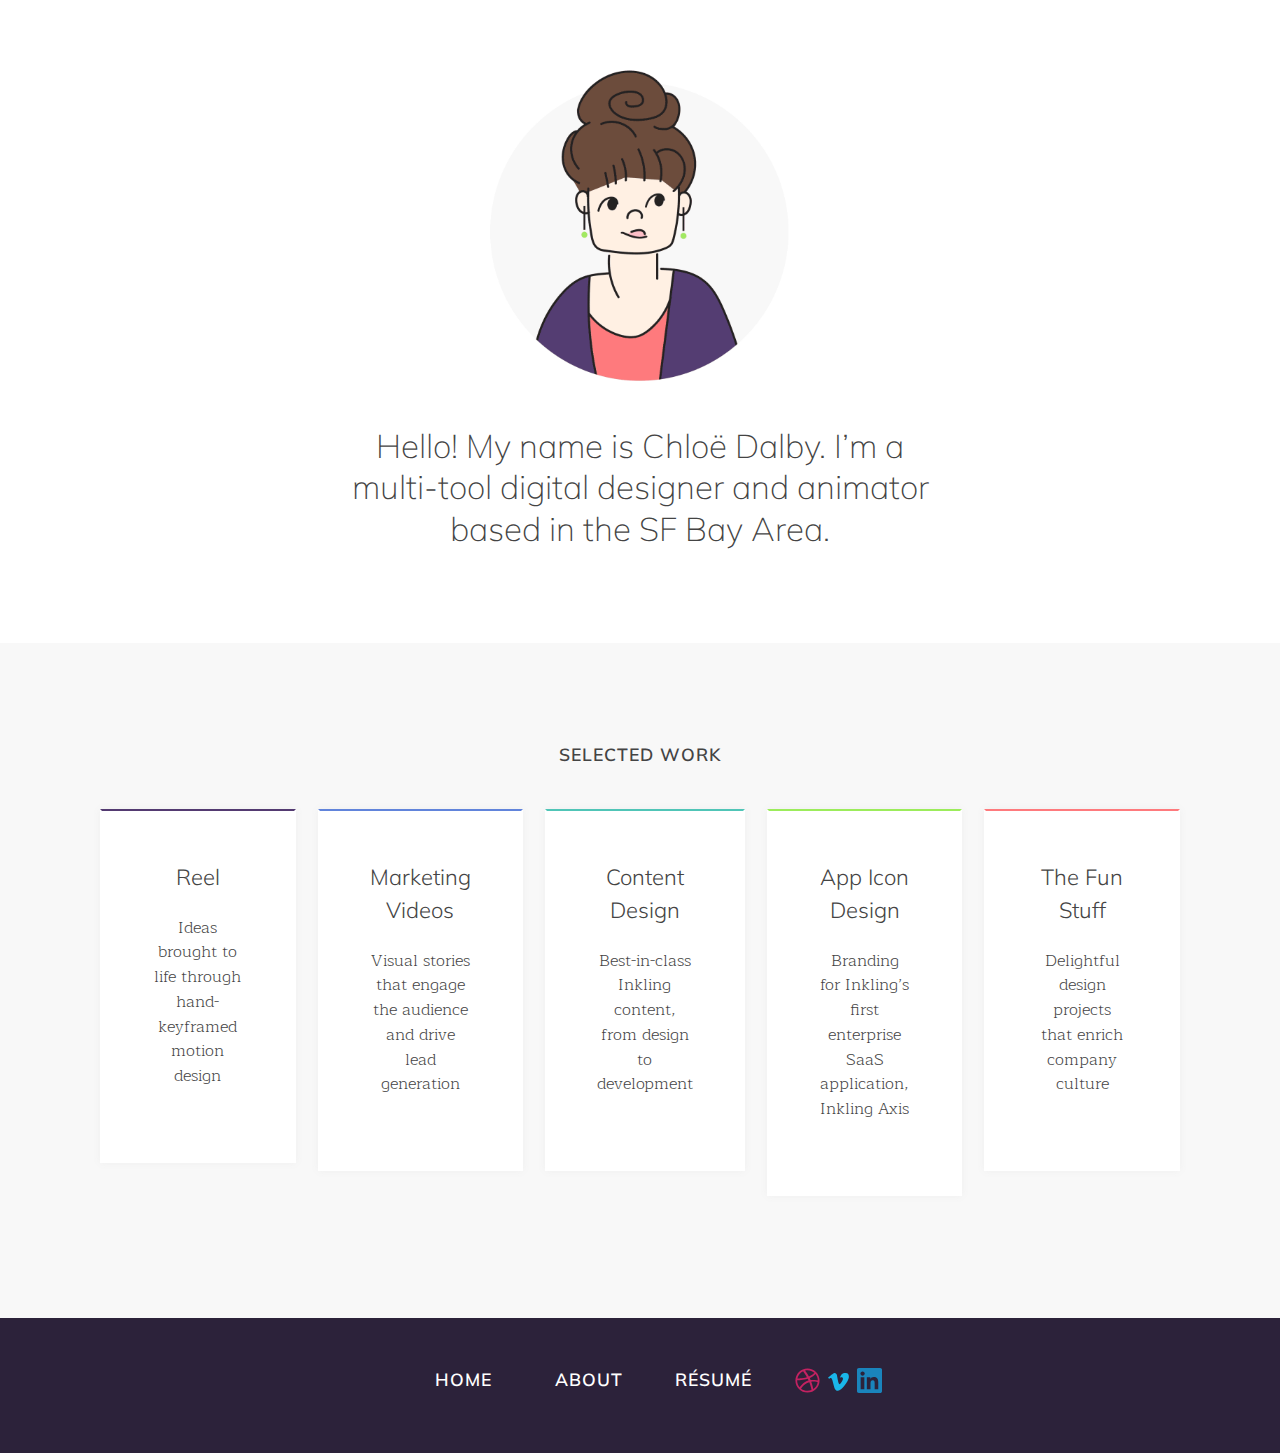
<file: index.html>
<!DOCTYPE html>

<html lang="en">
<head>
    <meta content="text/html; charset=utf-8" http-equiv="Content-Type">
    <!-- Enable responsiveness on mobile devices-->
    <meta content="width=device-width, initial-scale=1.0, maximum-scale=1"
    name="viewport">

    <title>Chloë Dalby</title>
    <!-- CSS -->
    <link href="./css/main.css" rel="stylesheet" type="text/css">
    <link href='https://fonts.googleapis.com/css?family=Muli:400,400italic'
    rel='stylesheet' type='text/css'>
    <link href="https://fonts.googleapis.com/css?family=Maitree" rel=
    "stylesheet">
    <meta content="summary" name="twitter:card">
    <meta content="@ryethoughts" name="twitter:site">
    <meta content="Chloë Dalby" name="twitter:title">
    <meta content="A multi-tool designer in digital and analog media" name=
    "twitter:description">
    <meta content="http://chloedalby.com/img/avatar.gif" name="twitter:image">
    <meta content="Chloë Dalby" property="og:title">
    <meta content="Website" property="og:type">
    <meta content="http://chloedalby.com/img/avatar.gif" property="og:image">
    <meta content="http://chloedalby.com/" property="og:url">
    <meta content="A multi-tool designer in digital and analog media" property=
    "og:description">
    <meta content="Chloë Dalby" property="og:site_name">
    <meta content="en_US" property="og:locale">
    <meta content="Chloë Dalby" property="article:author">
    <!--Favicon-->
    <link rel="shortcut icon" href="/favicon.ico" type="image/x-icon" />
</head>

<body>
    <div class="content-small bg-white">
        <div class="one-half center">
            <img class="circle-portrait mb2" src="img/cut-4.gif">

            <h2 class="text-center mb2">Hello! My name is Chloë Dalby. I’m a
            multi-tool digital designer and animator based in the SF Bay Area.</h2>
        </div>
    </div>


    <div class="content bg-light-gray">
        <h3 id="work">Selected Work</h3>


        <div class="grid grid-gutters grid-full mt1">


            <div class="grid-cell">
                <a href="http://www.chloedalby.tv">
                <div class="bg-blank top-line purple">
                    <p class="project-title">Reel</p>


                    <p class="project-description">Ideas brought to life through hand-keyframed motion design</p>
                </div></a>
            </div>


            <div class="grid-cell">
                <a href="inkling-videos.html">
                <div class="bg-blank top-line periwinkle">
                    <p class="project-title">Marketing Videos</p>


                    <p class="project-description">Visual stories that
                    engage the audience and drive lead generation</p>
                </div></a>
            </div>


            <div class="grid-cell">
                <a href="inkling-content-customer-showcase.html">
                <div class="bg-blank top-line seafoam">
                    <p class="project-title">Content Design</p>


                    <p class="project-description">Best-in-class Inkling
                    content, from design to development</p>
                </div></a>
            </div>


            <div class="grid-cell">
                <a href="inkling-axis.html">
                <div class="bg-blank top-line lime">
                    <div class="transition">
                        <p class="project-title">App Icon Design</p>


                        <p class="project-description">Branding for Inkling’s
                        first enterprise SaaS application, Inkling Axis</p>
                    </div>
                </div></a>
            </div>


            <div class="grid-cell">
                <a href="inkling-fun.html">
                <div class="bg-blank top-line coral">
                    <p class="project-title">The Fun Stuff</p>


                    <p class="project-description">Delightful design projects
                    that enrich company culture</p>
                </div></a>
            </div>
        </div>
    </div>


    <footer>
        <div class="content-small bg-deep-purp">
            <div class="grid grid-gutters grid-full max-500 footer mb0">
                <div class="grid-cell">
                    <h3 class="white text-center"><a class=
                    "link-inline-reverse" href=
                    "http://www.chloedalby.com">Home</a>
                    </h3>
                </div>


                <div class="grid-cell">
                    <h3 class="white text-center"><a class=
                    "link-inline-reverse" href=
                    "http://www.chloedalby.com/about">About</a>
                    </h3>
                </div>


                <div class="grid-cell">
                    <h3 class="white text-center"><a class=
                    "link-inline-reverse" href=
                    "https://www.dropbox.com/s/kjav4clgzis90k5/chloe_dalby_resume.pdf?dl=0">Résumé</a>
                    </h3>
                </div>


                <div class="grid-cell text-center">
                    <a href="https://dribbble.com/chloedalby"><img class=
                    "social-icon" src=
                    "img/logo-dribbble.svg"></a>
                    <a href=
                    "https://vimeo.com/chloedalby"><img class="social-icon"
                    src=
                    "img/logo-vimeo.svg"></a>
                    <a href=
                    "https://www.linkedin.com/in/chloe-dalby-1a24883a"><img class="social-icon"
                    src=
                    "img/logo-linkedin.svg"></a>
                </div>
            </div>
        </div>
    </footer>
</body>
</html>
</file>
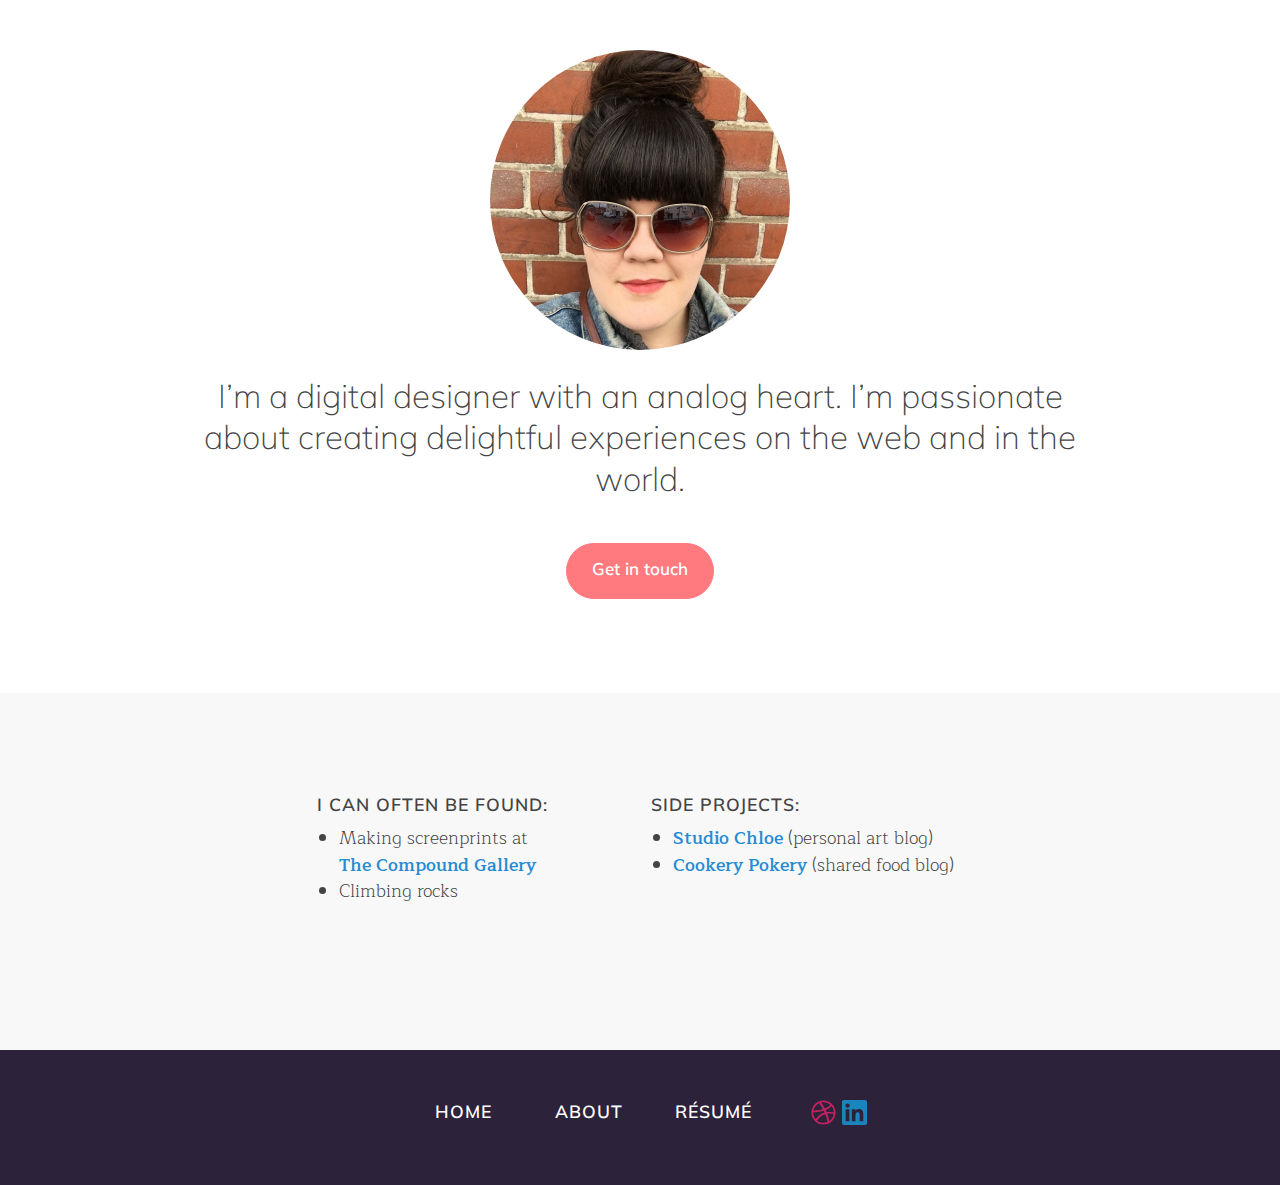
<file: about.html>
<!DOCTYPE html>

<html lang="en">
<head>
    <meta content="text/html; charset=utf-8" http-equiv="Content-Type">
    <!-- Enable responsiveness on mobile devices-->
    <meta content="width=device-width, initial-scale=1.0, maximum-scale=1"
    name="viewport">

    <title>Chloë Dalby</title>
    <!-- CSS -->
    <link href="./css/main.css" rel="stylesheet" type="text/css">
    <link href='https://fonts.googleapis.com/css?family=Muli:400,400italic'
    rel='stylesheet' type='text/css'>
    <link href="https://fonts.googleapis.com/css?family=Maitree" rel=
    "stylesheet">
    <meta content="summary" name="twitter:card">
    <meta content="@ryethoughts" name="twitter:site">
    <meta content="Chloë Dalby" name="twitter:title">
    <meta content="A multi-tool designer in digital and analog media" name=
    "twitter:description">
    <meta content="http://chloedalby.com/img/avatar.gif" name="twitter:image">
    <meta content="Chloë Dalby" property="og:title">
    <meta content="Website" property="og:type">
    <meta content="http://chloedalby.com/img/avatar.gif" property="og:image">
    <meta content="http://chloedalby.com/" property="og:url">
    <meta content="A multi-tool designer in digital and analog media" property=
    "og:description">
    <meta content="Chloë Dalby" property="og:site_name">
    <meta content="en_US" property="og:locale">
    <meta content="Chloë Dalby" property="article:author">
    <!--Favicon-->
    <link rel="shortcut icon" href="/favicon.ico" type="image/x-icon" />
</head>

<body>
    <div class="content-small bg-white">
        <div class="three-fourths center">
            <a href="index.html"><img class="circle-portrait photo mb2" src=
            "img/me.jpg"></a>

            <h2 class="text-center mb2">I’m a digital designer with an analog
            heart. I’m passionate about creating delightful experiences on the
            web and in the world.</h2>
        </div>


        <div class="text-center mb2">
            <a class="button button-pink rounded-corners" href=
            "mailto:hi@chloedalby.com">Get in touch</a>
        </div>
    </div>


    <div class="content-extra-large bg-light-gray">
        <div class="two-thirds center">
            <div class="grid grid-gutters grid-full">
                <div class="grid-cell">
                    <h3 class="text-left">I can often be found:</h3>


                    <ul>
                        <li>Making screenprints at <br/><a class="link-inline" href="http://thecompoundgallery.com/">The Compound Gallery</a></li>


                        <li>Climbing rocks</li>

                    </ul>
                </div>


                <div class="grid-cell">
                    <h3 class="text-left">Side Projects:</h3>


                    <ul>
                         
                        <li>
                            <a class="link-inline" href=
                            "http://www.chloedalby.tumblr.com">Studio Chloe</a>
                            (personal art blog)
                        </li>


                        <li>
                            <a class="link-inline" href=
                            "http://cookerypokery.tumblr.com/">Cookery
                            Pokery</a> (shared food blog)
                        </li>
                    </ul>
                </div>
            </div>
        </div>
    </div>


    <footer>
        <div class="content-small bg-deep-purp">
            <div class="grid grid-gutters grid-full max-500 footer mb0">
                <div class="grid-cell">
                    <h3 class="white text-center"><a class=
                    "link-inline-reverse" href=
                    "http://www.chloedalby.com">Home</a>
                    </h3>
                </div>


                <div class="grid-cell">
                    <h3 class="white text-center"><a class=
                    "link-inline-reverse" href=
                    "http://www.chloedalby.com/about">About</a>
                    </h3>
                </div>


                <div class="grid-cell">
                    <h3 class="white text-center"><a class=
                    "link-inline-reverse" href=
                    "https://www.dropbox.com/s/kjav4clgzis90k5/chloe_dalby_resume.pdf?dl=0">Résumé</a>
                    </h3>
                </div>


                <div class="grid-cell text-center">
                    <a href="https://dribbble.com/chloedalby"><img class=
                    "social-icon" src=
                    "img/logo-dribbble.svg"></a>
                    <a href=
                    "https://www.linkedin.com/in/chloe-dalby-1a24883a"><img class="social-icon"
                    src=
                    "img/logo-linkedin.svg"></a>
                </div>
            </div>
        </div>
    </footer>
</body>
</html>
</file>
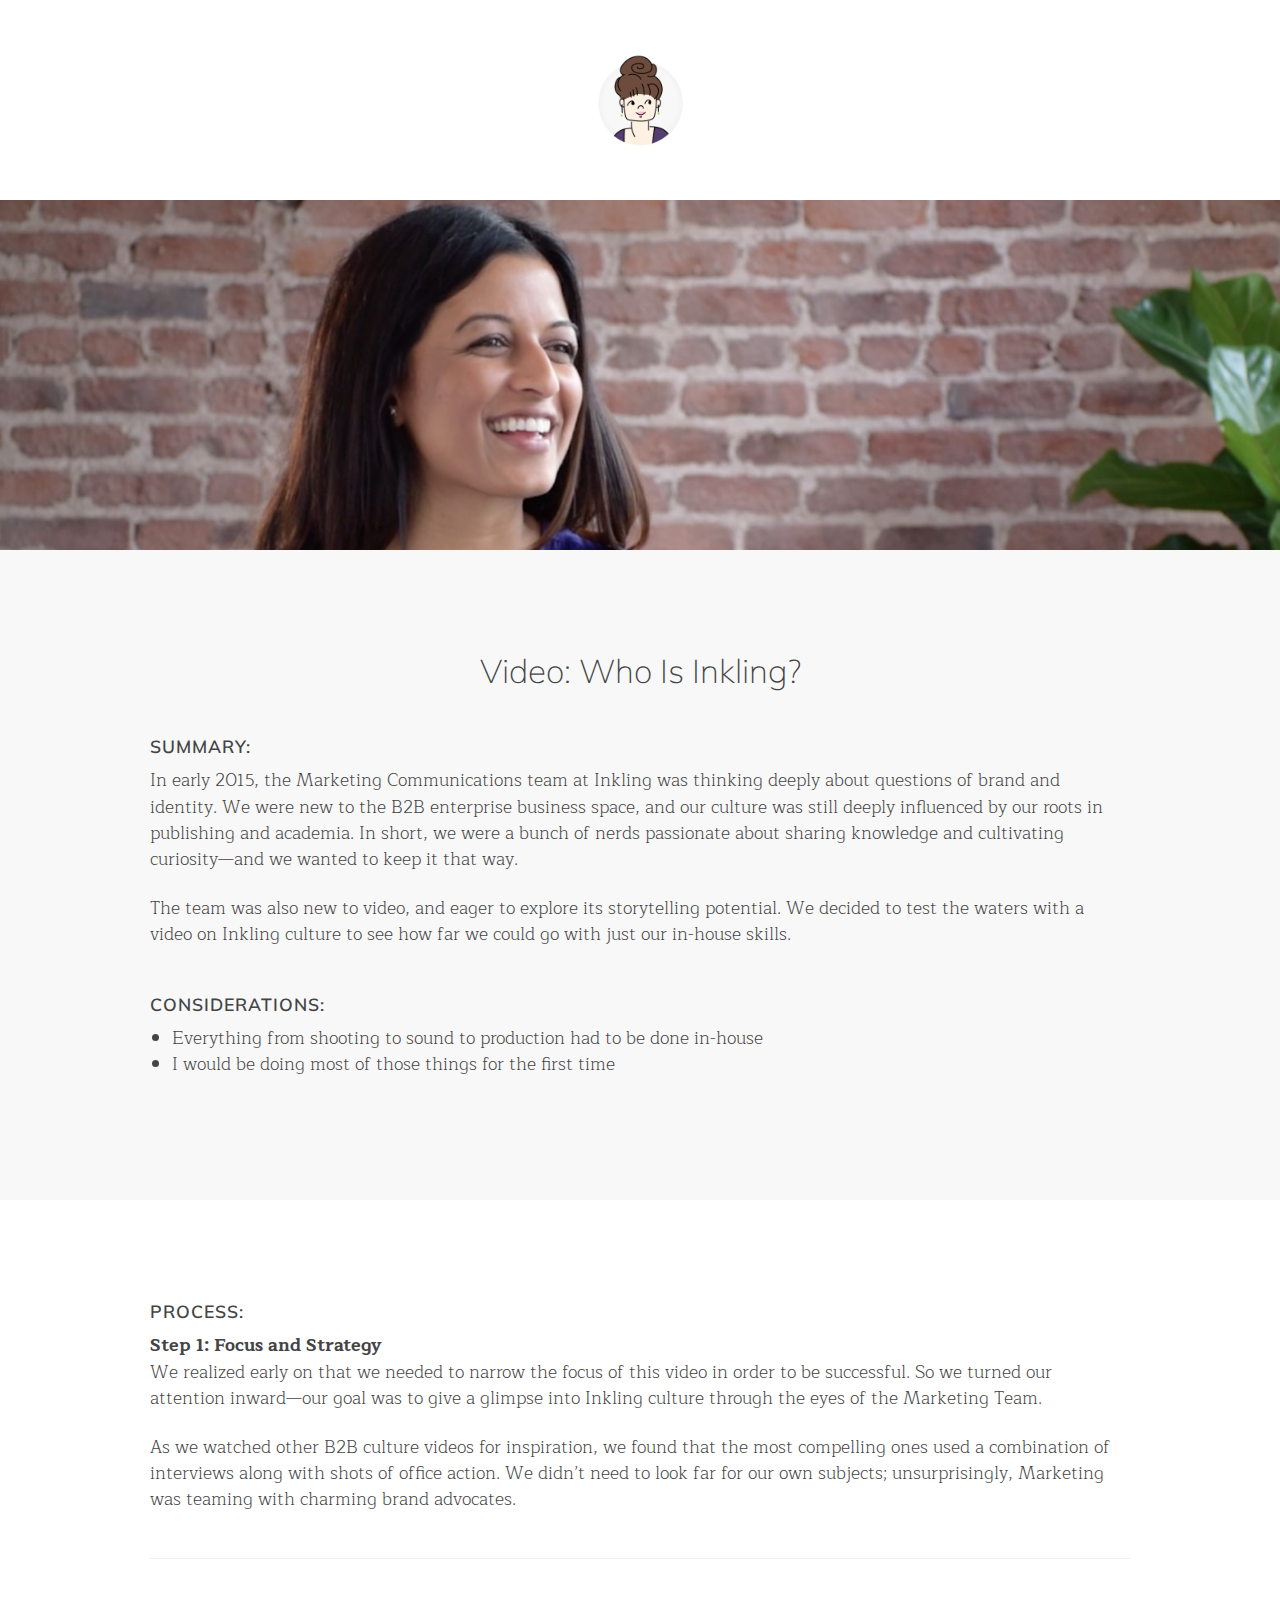
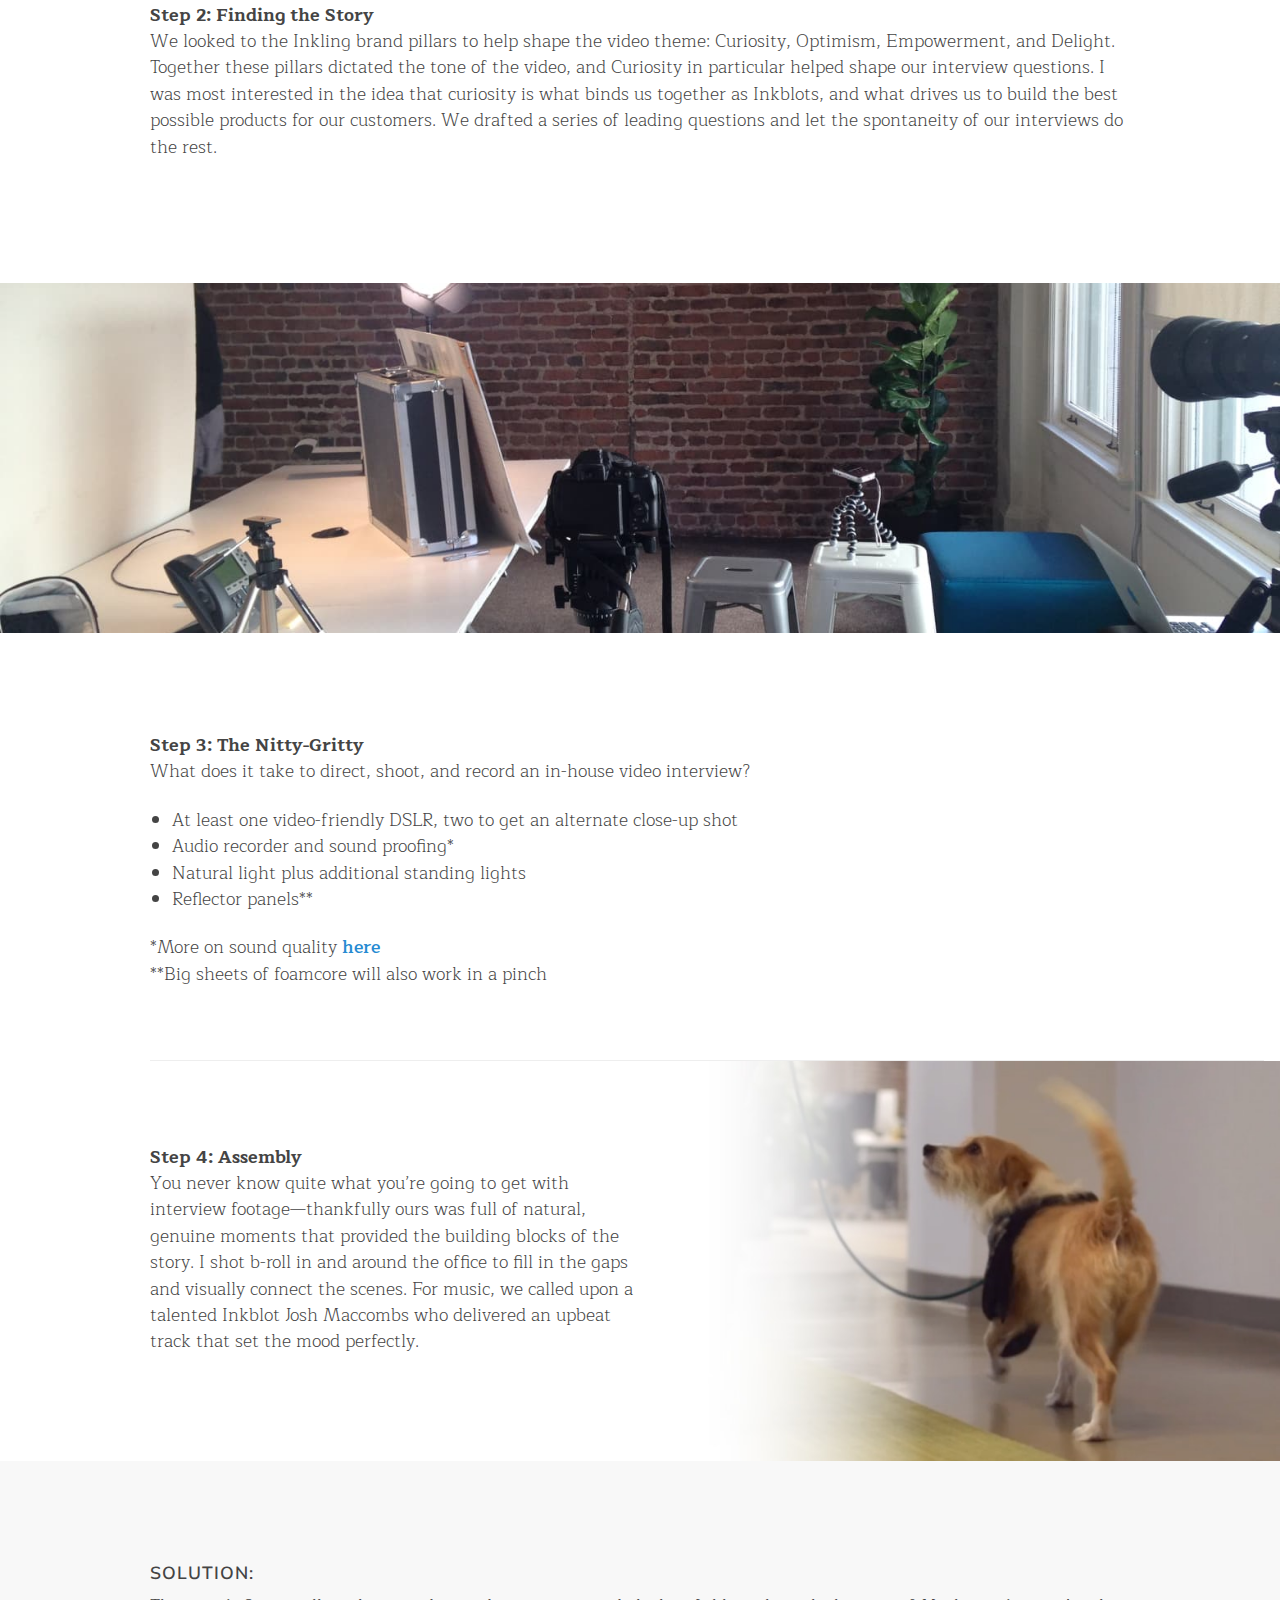
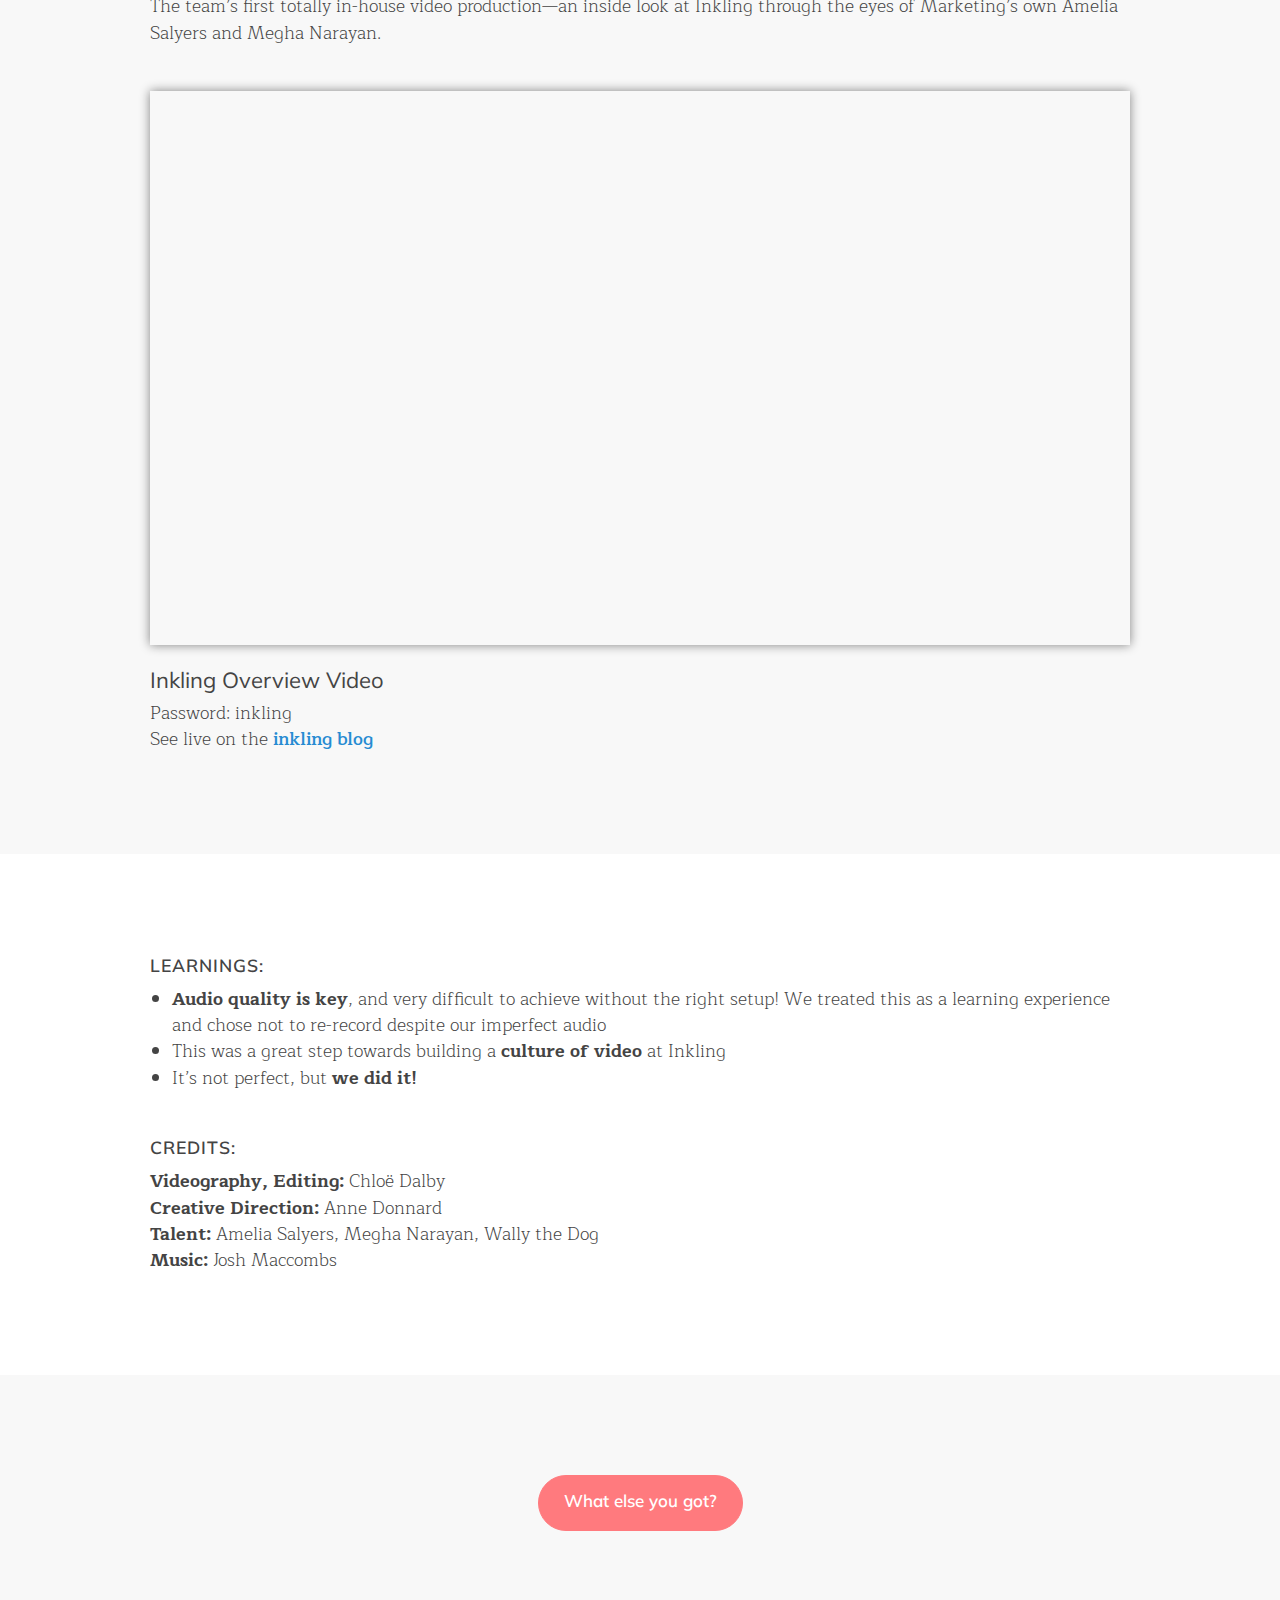
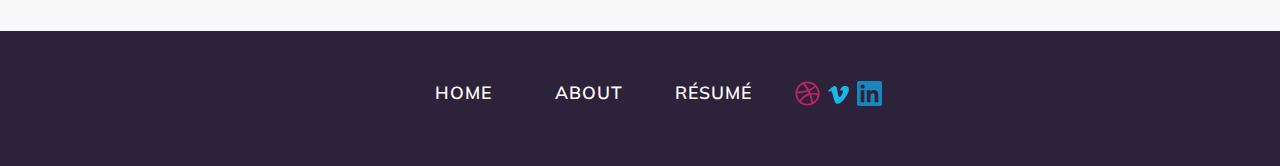
<file: inkling-aai-video.html>
<!DOCTYPE html>

<html lang="en">
<head>
    <meta content="text/html; charset=utf-8" http-equiv="Content-Type">
    <!-- Enable responsiveness on mobile devices-->
    <meta content="width=device-width, initial-scale=1.0, maximum-scale=1"
    name="viewport">

    <title>Chloë Dalby</title>
    <!-- CSS -->
    <link href="./css/main.css" rel="stylesheet" type="text/css">
    <link href='https://fonts.googleapis.com/css?family=Muli:400,400italic'
    rel='stylesheet' type='text/css'>
    <link href="https://fonts.googleapis.com/css?family=Maitree" rel=
    "stylesheet">
    <!-- Icons -->
    <link href="https://afeld.github.io/emoji-css/emoji.css" rel="stylesheet">
    <meta content="summary" name="twitter:card">
    <meta content="@ryethoughts" name="twitter:site">
    <meta content="Chloë Dalby" name="twitter:title">
    <meta content="A multi-tool designer in digital and analog media" name=
    "twitter:description">
    <meta content="http://chloedalby.com/img/avatar.gif" name="twitter:image">
    <meta content="Chloë Dalby" property="og:title">
    <meta content="Website" property="og:type">
    <meta content="http://chloedalby.com/img/avatar.gif" property="og:image">
    <meta content="http://chloedalby.com/" property="og:url">
    <meta content="A multi-tool designer in digital and analog media" property=
    "og:description">
    <meta content="Chloë Dalby" property="og:site_name">
    <meta content="en_US" property="og:locale">
    <meta content="Chloë Dalby" property="article:author">
    <!--Favicon-->
    <link rel="shortcut icon" href="/favicon.ico" type="image/x-icon" />
</head>

<body>
    <div class="menu-container">
        <div class="nav-avatar">
            <a href="index.html"><img src="img/avatar.gif"></a>
        </div>
    </div>


    <div class="full-bleed">
        <div class="hero hero-video-4">
        </div>
    </div>


    <div class="content-extra-large bg-light-gray">
        <div>
            <h2 class="text-center mb2">Video: Who Is Inkling?</h2>
        </div>


        <div class="mb2">
            <h3 class="text-left">Summary:</h3>


            <p>In early 2015, the Marketing Communications
            team at Inkling was thinking deeply about questions of brand and
            identity. We were new to the B2B enterprise business space, and our
            culture was still deeply influenced by our roots in publishing and
            academia. In short, we were a bunch of nerds passionate about
            sharing knowledge and cultivating curiosity—and we wanted to keep
            it that way.</p>


            <p>The team was also new to video, and eager to
            explore its storytelling potential. We decided to test the waters
            with a video on Inkling culture to see how far we could go with
            just our in-house skills.</p>
        </div>


        <div>
            <h3 class="text-left">Considerations:</h3>


            <ul>
                <li>Everything from shooting to sound to
                production had to be done in-house</li>


                <li>I would be doing most of those things
                for the first time</li>
            </ul>
        </div>
    </div>


    <div class="content-extra-large bg-white">
        <h3 class="text-left">Process:</h3>


        <p><b>Step 1: Focus and Strategy</b><br>
        We realized early on that we needed to narrow the focus of this video
        in order to be successful. So we turned our attention inward—our goal
        was to give a glimpse into Inkling culture through the eyes of the
        Marketing Team.</p>


        <p class=" mb2">As we watched other B2B culture videos for
        inspiration, we found that the most compelling ones used a combination
        of interviews along with shots of office action. We didn’t need to look
        far for our own subjects; unsurprisingly, Marketing was teaming with
        charming brand advocates.</p>

        <hr class="mb2">


        <p><b>Step 2: Finding the Story</b><br>
        We looked to the Inkling brand pillars to help shape the video theme:
        Curiosity, Optimism, Empowerment, and Delight. Together these pillars
        dictated the tone of the video, and Curiosity in particular helped
        shape our interview questions. I was most interested in the idea that
        curiosity is what binds us together as Inkblots, and what drives us to
        build the best possible products for our customers. We drafted a series
        of leading questions and let the spontaneity of our interviews do the
        rest.</p>
    </div>


    <div class="full-bleed">
        <div class="hero hero-video-5">
        </div>
    </div>


    <div class="content-extra-large bg-white pb1">
        <p><b>Step 3: The Nitty-Gritty</b><br>
        What does it take to direct, shoot, and record an in-house video
        interview?</p>


        <ul>
            <li>At least one video-friendly DSLR, two to get
            an alternate close-up shot</li>


            <li>Audio recorder and sound proofing*</li>


            <li>Natural light plus additional standing
            lights</li>


            <li>Reflector panels**</li>
        </ul>


        <p>*More on sound quality <a class="link-inline"
        href="#audio">here</a><br>
        **Big sheets of foamcore will also work in a pinch</p>

    </div>


     <hr class="margin-extra-large mt0 mobile">
    <hr class="m0 image-border">


    <div class="bg-white full-bleed">
        <div class="grid aligner grid-full">
            <div class="grid-cell-mid aligner-item push-left">
                <p><b>Step 4: Assembly</b><br>
                You never know quite what you’re going to get with interview
                footage—thankfully ours was full of natural, genuine moments
                that provided the building blocks of the story. I shot b-roll
                in and around the office to fill in the gaps and visually
                connect the scenes. For music, we called upon a talented
                Inkblot Josh Maccombs who delivered an upbeat track that set
                the mood perfectly.</p>
            </div>


            <div class="grid-cell-mid aligner-item hero hero-video-6">
            </div>
        </div>
    </div>


    <div class="content-extra-large bg-light-gray">
        <div class="mb2">
            <h3 class="text-left">Solution:</h3>


            <p>The team’s first totally in-house video
            production—an inside look at Inkling through the eyes of
            Marketing’s own Amelia Salyers and Megha Narayan.</p>
        </div>


        <div class="video-wrapper one-up-vid mb1">
            <iframe allowfullscreen="allowfullscreen" frameborder="0" height=
            "450" id="player0" name="player0" src=
            "https://player.vimeo.com/video/171447893?title=0&byline=0&portrait=0"
            width="800"></iframe>
        </div>


        <h4 class="mt1">Inkling Overview Video</h4>
        <p class = "mb0">Password: inkling</p>


        <p class="mb0">See live on the <a class="link-inline" href=
        "https://www.inkling.com/blog/2015/03/video-behind-the-scenes-inklings-marketing-team/">
        inkling blog</a></p>
    </div>


    <div class="content-extra-large bg-white">
        <div class="mb2">
            <h3 class="text-left">Learnings:</h3>


            <ul>
                <li id="audio"><b>Audio quality is key</b>,
                and very difficult to achieve without the right setup! We
                treated this as a learning experience and chose not to
                re-record despite our imperfect audio</li>


                <li>This was a great step towards building a
                <b>culture of video</b> at Inkling</li>


                <li>It’s not perfect, but <b>we did it!</b>
                <i class="em em-muscle"></i></li>
            </ul>
        </div>


        <div>
            <h3 class="text-left">Credits:</h3>


            <p class="mb0"><b>Videography, Editing:</b> Chloë Dalby<br>
            <b>Creative Direction:</b> Anne Donnard<br>
            <b>Talent:</b> Amelia Salyers, Megha Narayan, Wally the Dog<br>
            <b>Music:</b> Josh Maccombs<br></p>
        </div>
    </div>


    <div class="content-extra-large bg-light-gray">
        <div class="text-center">
            <a class="button button-pink rounded-corners" href=
            "index.html#work">What else you got?</a>
        </div>
    </div>


    <footer>
        <div class="content-small bg-deep-purp">
            <div class="grid grid-gutters grid-full max-500 footer mb0">
                <div class="grid-cell">
                    <h3 class="white text-center"><a class=
                    "link-inline-reverse" href=
                    "http://www.chloedalby.com">Home</a>
                    </h3>
                </div>


                <div class="grid-cell">
                    <h3 class="white text-center"><a class=
                    "link-inline-reverse" href=
                    "http://www.chloedalby.com/about">About</a>
                    </h3>
                </div>


                <div class="grid-cell">
                    <h3 class="white text-center"><a class=
                    "link-inline-reverse" href=
                    "https://www.dropbox.com/s/kjav4clgzis90k5/chloe_dalby_resume.pdf?dl=0">Résumé</a>
                    </h3>
                </div>


                 <div class="grid-cell text-center">
                    <a href="https://dribbble.com/chloedalby"><img class=
                    "social-icon" src=
                    "img/logo-dribbble.svg"></a>
                    <a href=
                    "https://vimeo.com/chloedalby"><img class="social-icon"
                    src=
                    "img/logo-vimeo.svg"></a>
                    <a href=
                    "https://www.linkedin.com/in/chloe-dalby-1a24883a"><img class="social-icon"
                    src=
                    "img/logo-linkedin.svg"></a>
                </div>
            </div>
        </div>
    </footer>
</body>
</html>
</file>
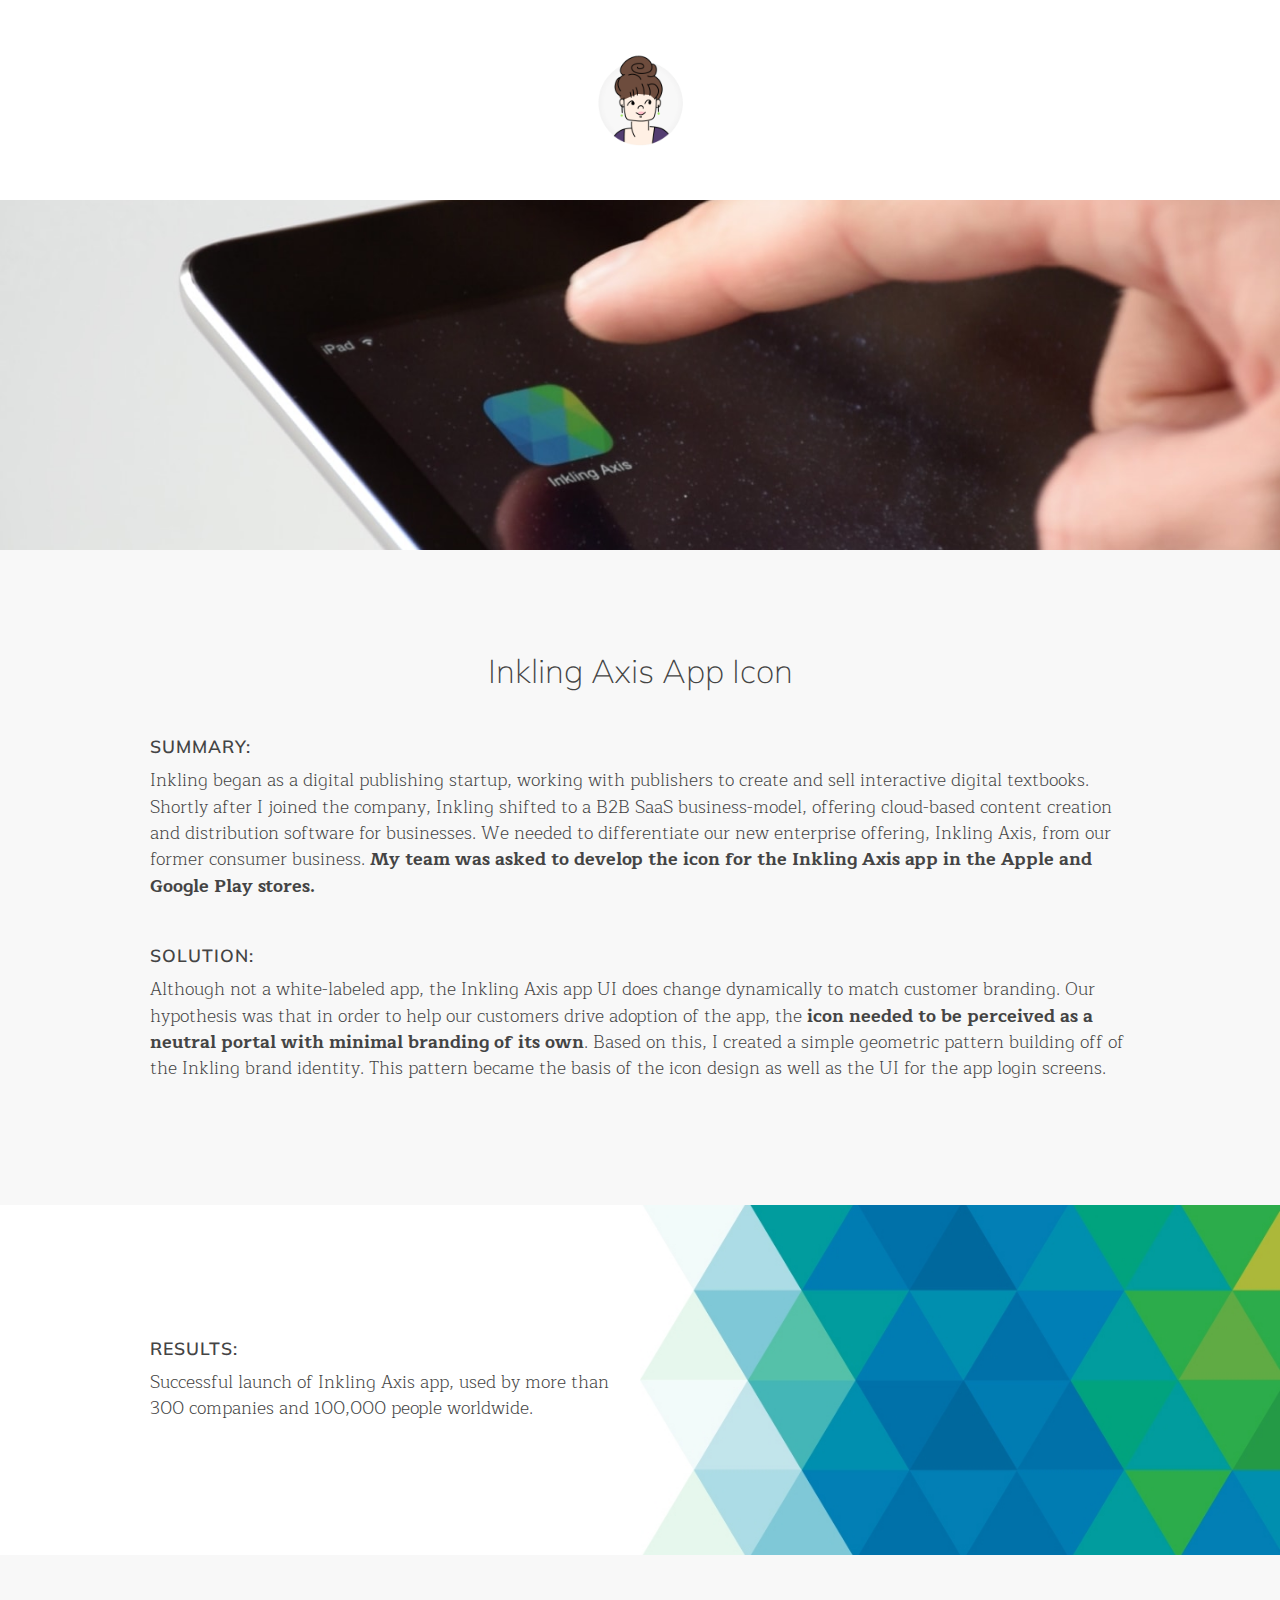
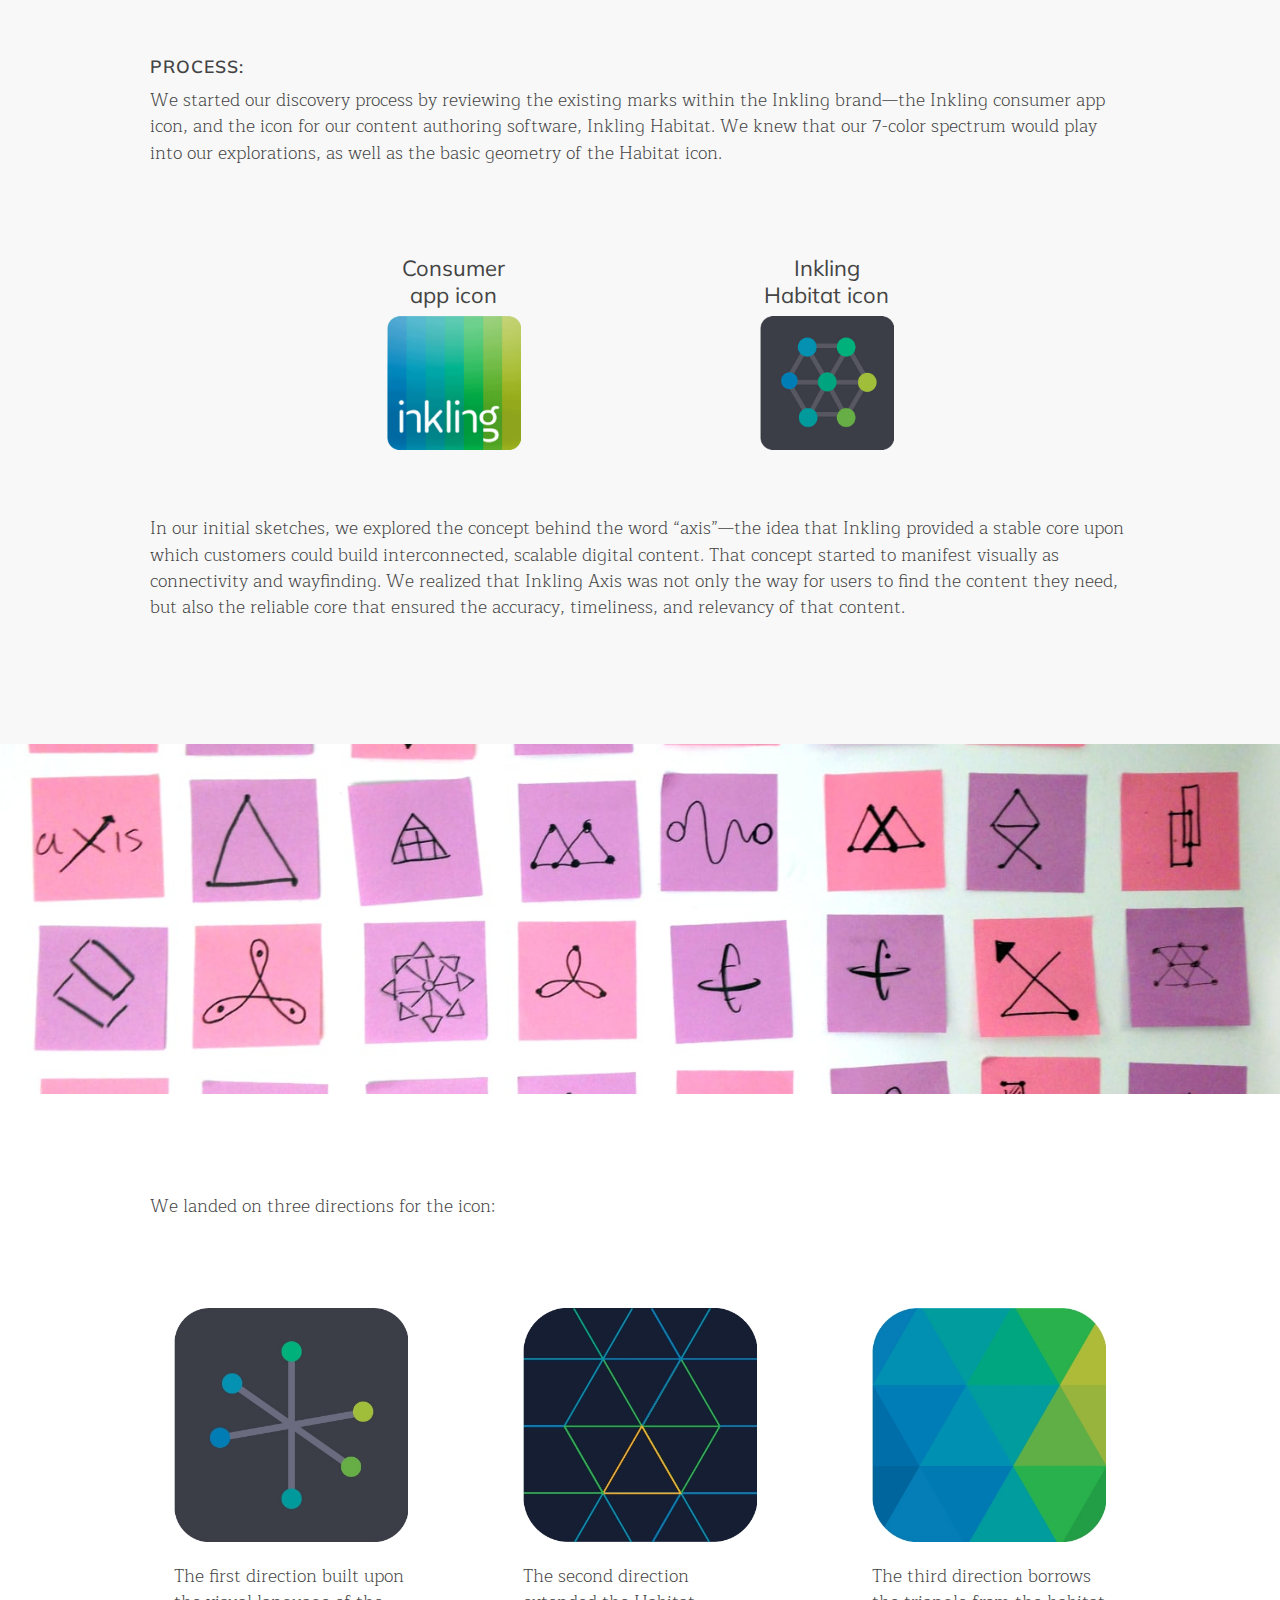
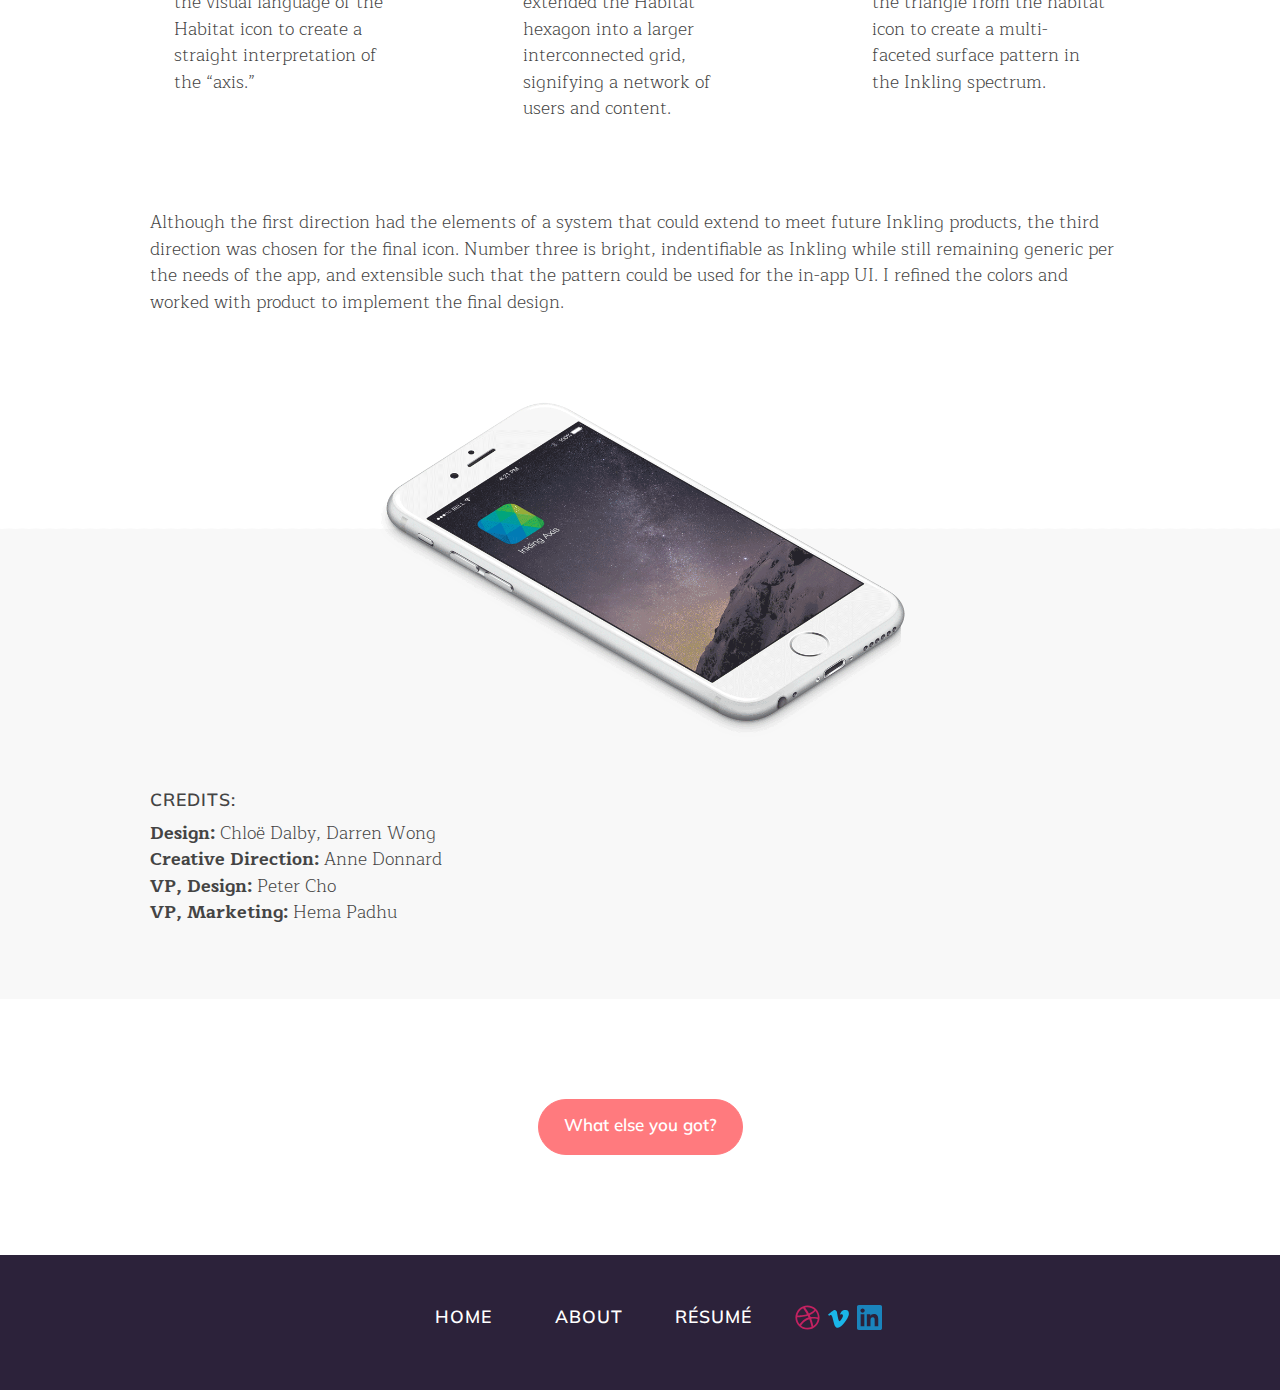
<file: inkling-axis.html>
<!DOCTYPE html>

<html lang="en">
<head>
    <meta content="text/html; charset=utf-8" http-equiv="Content-Type">
    <!-- Enable responsiveness on mobile devices-->
    <meta content="width=device-width, initial-scale=1.0, maximum-scale=1"
    name="viewport">

    <title>Chloë Dalby</title>
    <!-- CSS -->
    <link href="./css/main.css" rel="stylesheet" type="text/css">
    <link href='https://fonts.googleapis.com/css?family=Muli:400,400italic'
    rel='stylesheet' type='text/css'>
    <link href="https://fonts.googleapis.com/css?family=Maitree" rel=
    "stylesheet">
    <meta content="summary" name="twitter:card">
    <meta content="@ryethoughts" name="twitter:site">
    <meta content="Chloë Dalby" name="twitter:title">
    <meta content="A multi-tool designer in digital and analog media" name=
    "twitter:description">
    <meta content="http://chloedalby.com/img/avatar.gif" name="twitter:image">
    <meta content="Chloë Dalby" property="og:title">
    <meta content="Website" property="og:type">
    <meta content="http://chloedalby.com/img/avatar.gif" property="og:image">
    <meta content="http://chloedalby.com/" property="og:url">
    <meta content="A multi-tool designer in digital and analog media" property=
    "og:description">
    <meta content="Chloë Dalby" property="og:site_name">
    <meta content="en_US" property="og:locale">
    <meta content="Chloë Dalby" property="article:author">
    <!--Favicon-->
    <link rel="shortcut icon" href="/favicon.ico" type="image/x-icon" />
</head>

<body>
    <div class="menu-container">
        <div class="nav-avatar">
            <a href="index.html"><img src="img/avatar.gif"></a>
        </div>
    </div>


    <div class="full-bleed">
        <div class="hero hero-axis-1">
        </div>
    </div>


    <div class="content-extra-large bg-light-gray">
        <div>
            <h2 class="text-center mb2">Inkling Axis App Icon</h2>
        </div>


        <div class="mb2">
            <h3 class="text-left">Summary:</h3>


            <p>Inkling began as a digital publishing
            startup, working with publishers to create and sell interactive
            digital textbooks. Shortly after I joined the company, Inkling
            shifted to a B2B SaaS business-model, offering cloud-based content
            creation and distribution software for businesses. We needed to
            differentiate our new enterprise offering, Inkling Axis, from our
            former consumer business. <b>My team was asked to develop the icon
            for the Inkling Axis app in the Apple and Google Play
            stores.</b></p>
        </div>


        <div>
            <h3 class="text-left">Solution:</h3>


            <p>Although not a white-labeled app, the Inkling
            Axis app UI does change dynamically to match customer branding. Our
            hypothesis was that in order to help our customers drive adoption
            of the app, the <b>icon needed to be perceived as a neutral portal
            with minimal branding of its own</b>. Based on this, I created a
            simple geometric pattern building off of the Inkling brand
            identity. This pattern became the basis of the icon design as well
            as the UI for the app login screens.</p>
        </div>
    </div>


    <div class="bg-white full-bleed">
        <div class="grid aligner grid-full two-up">
            <div class="grid-cell aligner-item">
                <h3 class="text-left">Results:</h3>


                <p>Successful launch of Inkling Axis app,
                used by more than 300 companies and 100,000 people worldwide.</p>
            </div>


            <div class="grid-cell aligner-item hero hero-axis-4">
            </div>
        </div>
    </div>


    <div class="content-extra-large bg-light-gray">
        <h3 class="text-left">Process:</h3>


        <p>We started our discovery process by reviewing the
        existing marks within the Inkling brand—the Inkling consumer app icon,
        and the icon for our content authoring software, Inkling Habitat. We
        knew that our 7-color spectrum would play into our explorations, as
        well as the basic geometry of the Habitat icon.</p>


        <div class="grid grid-gutters-large grid-full mt1 mb3 bleed-padding">
            <div class="grid-cell-icon center img-200-grid">
            <h4 class="text-center">Consumer app icon</h4>
            <img src="img/inkling-consumer-icon.gif">
            </div>


            <div class="grid-cell-icon center img-200-grid">
            <h4 class="text-center">Inkling Habitat icon</h4>
            <img src="img/inkling-habitat-icon.gif">
            </div>
        </div>


        <p>In our initial sketches, we explored the concept
        behind the word “axis”—the idea that Inkling provided a stable core
        upon which customers could build interconnected, scalable digital
        content. That concept started to manifest visually as connectivity and
        wayfinding. We realized that Inkling Axis was not only the way for
        users to find the content they need, but also the reliable core that
        ensured the accuracy, timeliness, and relevancy of that content.</p>
    </div>


    <div class="full-bleed">
        <div class="hero hero-axis-2">
        </div>
    </div>


    <div class="content-extra-large bg-white pb1">
        <p>We landed on three directions for the icon:</p>


        <div class="grid grid-gutters-large grid-full mt1">
            <div class="grid-cell-icon center img-300-grid">
                <img class="mb1" src="img/axis-icon-1.jpg">

                <p>The first direction built upon the visual
                language of the Habitat icon to create a straight
                interpretation of the “axis.”</p>
            </div>


            <div class="grid-cell-icon center img-300-grid">
                <img class="mb1" src="img/axis-icon-2.jpg">

                <p>The second direction extended the Habitat
                hexagon into a larger interconnected grid, signifying a network
                of users and content.</p>
            </div>


            <div class="grid-cell-icon center img-300-grid">
                <img class="mb1" src="img/axis-icon-3.jpg">

                <p>The third direction borrows the triangle
                from the habitat icon to create a multi-faceted surface pattern
                in the Inkling spectrum.</p>
            </div>
        </div>


        <p>Although the first direction had the elements of
        a system that could extend to meet future Inkling products, the third
        direction was chosen for the final icon. Number three is bright,
        indentifiable as Inkling while still remaining generic per the needs of
        the app, and extensible such that the pattern could be used for the
        in-app UI. I refined the colors and worked with product to implement
        the final design.</p>
    </div>


    <div class="full-bleed">
        <div class="hero hero-axis-3 contain">
        </div>
    </div>


    <div class="content-small bleed-padding bg-light-gray">
         <h3 class="text-left">Credits:</h3>
        <p><b>Design:</b> Chloë Dalby, Darren Wong<br>
        <b>Creative Direction:</b> Anne Donnard<br>
        <b>VP, Design:</b> Peter Cho<br>
        <b>VP, Marketing:</b> Hema Padhu</p>
    </div>

     <div class="content-extra-large bg-white">
        <div class="text-center">
            <a class="button button-pink rounded-corners" href="index.html#work">What else you got?</a>
        </div>
    </div>


    <footer>
        <div class="content-small bg-deep-purp">
            <div class="grid grid-gutters grid-full max-500 footer mb0">
                <div class="grid-cell">
                    <h3 class="white text-center"><a class=
                    "link-inline-reverse" href=
                    "http://www.chloedalby.com">Home</a>
                    </h3>
                </div>


                <div class="grid-cell">
                    <h3 class="white text-center"><a class=
                    "link-inline-reverse" href=
                    "http://www.chloedalby.com/about">About</a>
                    </h3>
                </div>


                <div class="grid-cell">
                    <h3 class="white text-center"><a class=
                    "link-inline-reverse" href=
                    "https://www.dropbox.com/s/kjav4clgzis90k5/chloe_dalby_resume.pdf?dl=0">Résumé</a>
                    </h3>
                </div>


                 <div class="grid-cell text-center">
                    <a href="https://dribbble.com/chloedalby"><img class=
                    "social-icon" src=
                    "img/logo-dribbble.svg"></a>
                    <a href=
                    "https://vimeo.com/chloedalby"><img class="social-icon"
                    src=
                    "img/logo-vimeo.svg"></a>
                    <a href=
                    "https://www.linkedin.com/in/chloe-dalby-1a24883a"><img class="social-icon"
                    src=
                    "img/logo-linkedin.svg"></a>
                </div>
            </div>
        </div>
    </footer>
</body>
</html>
</file>
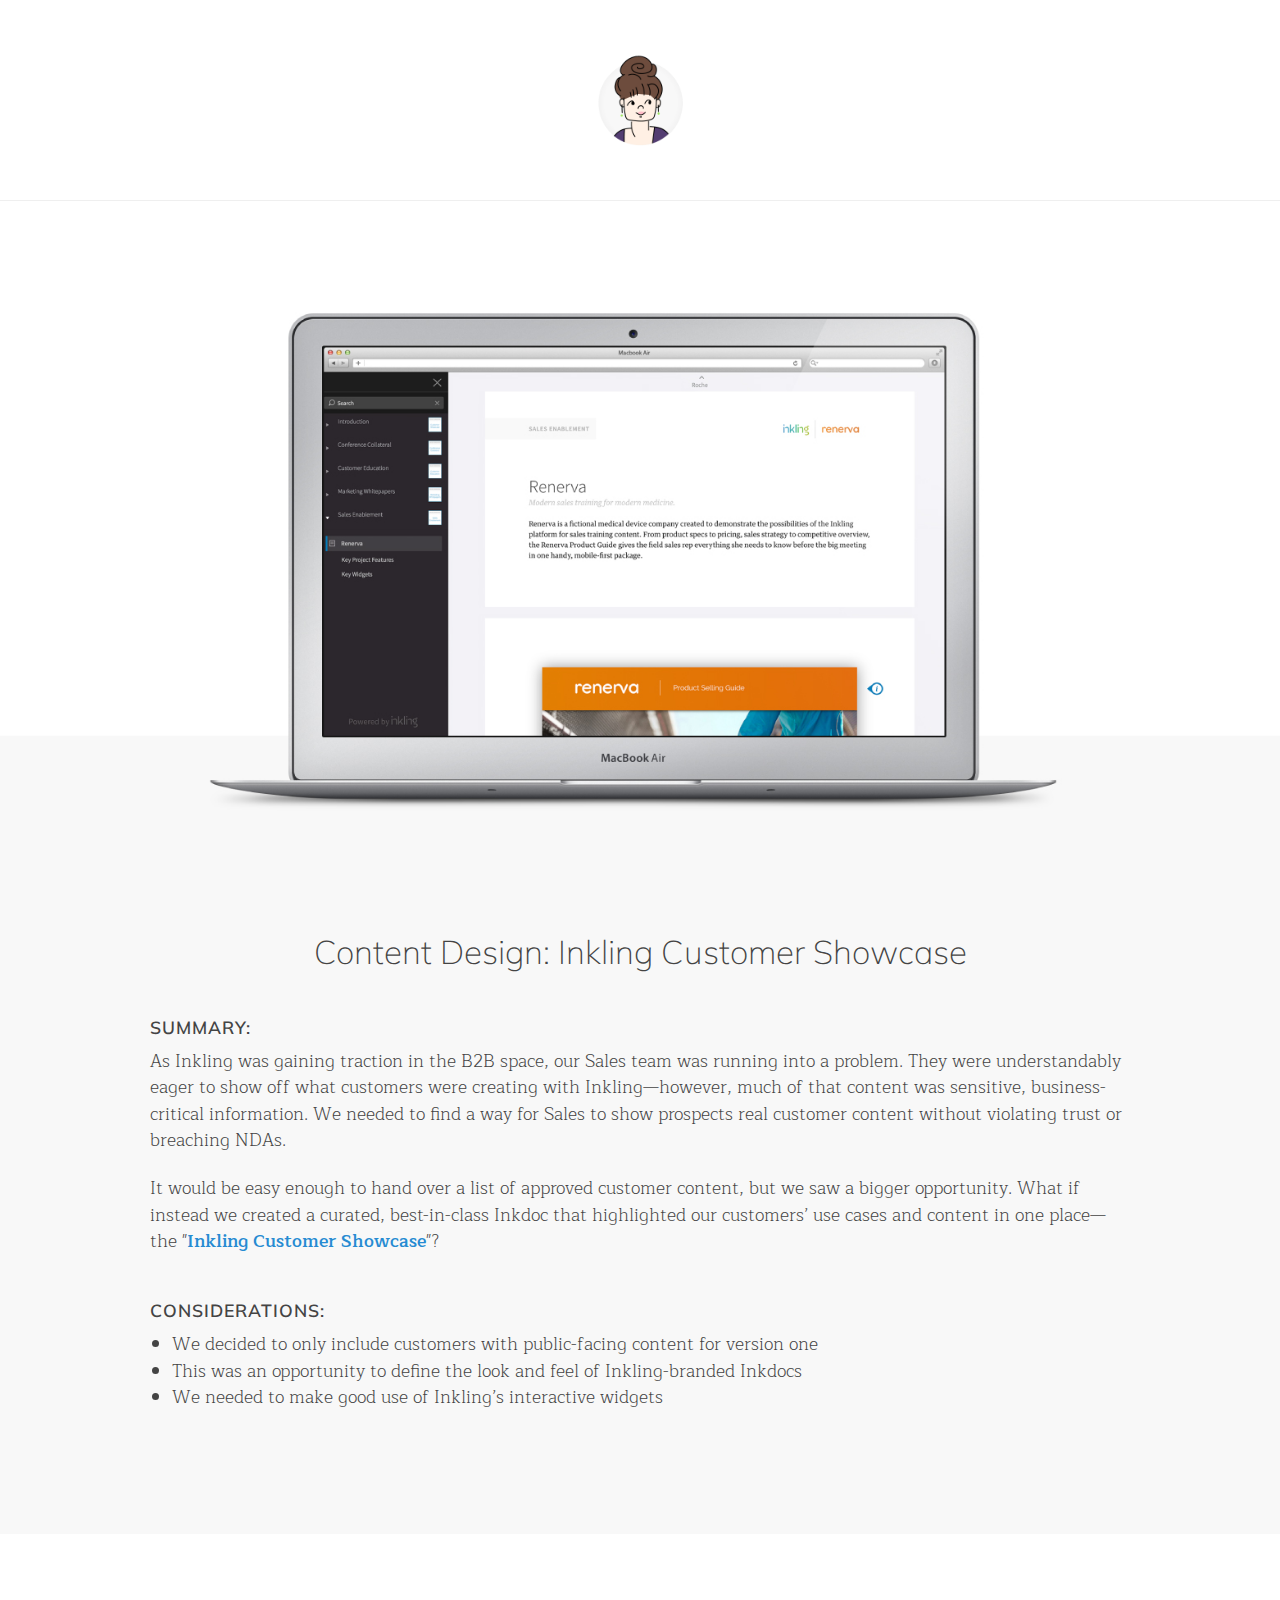
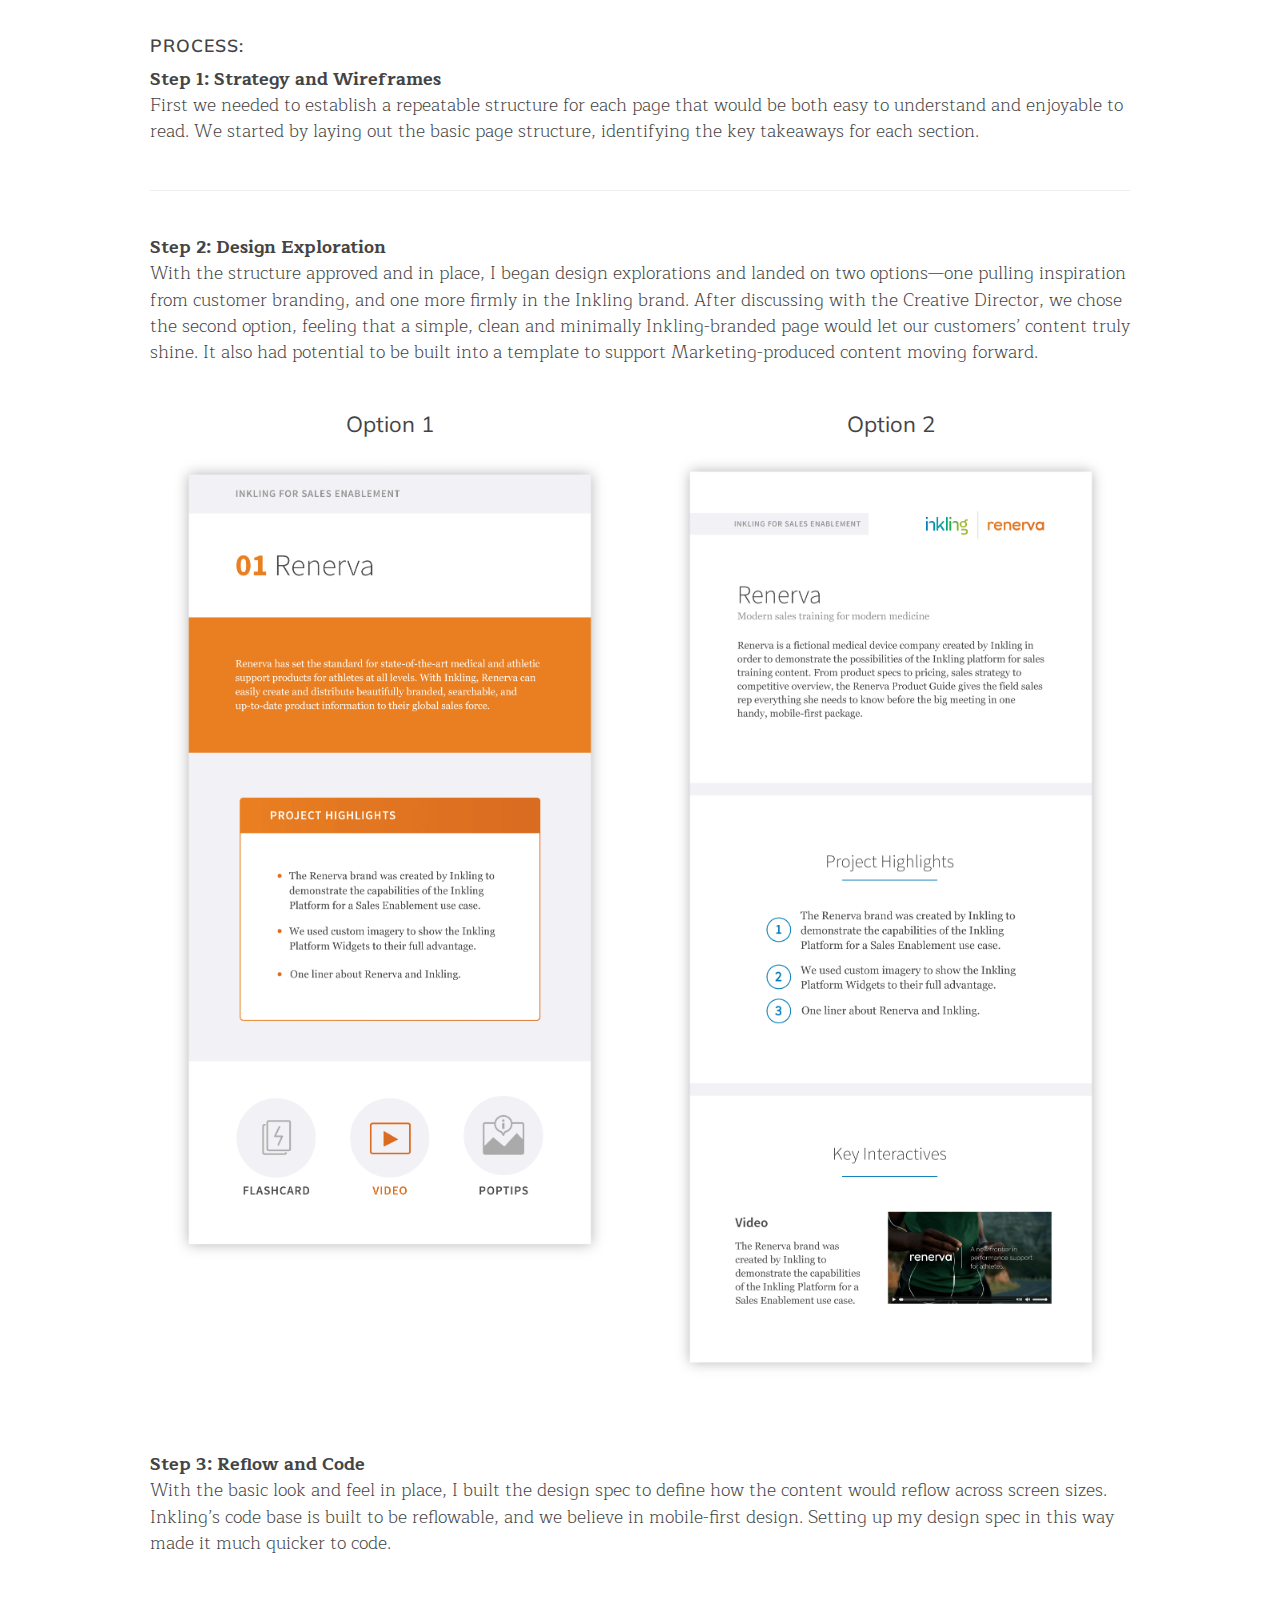
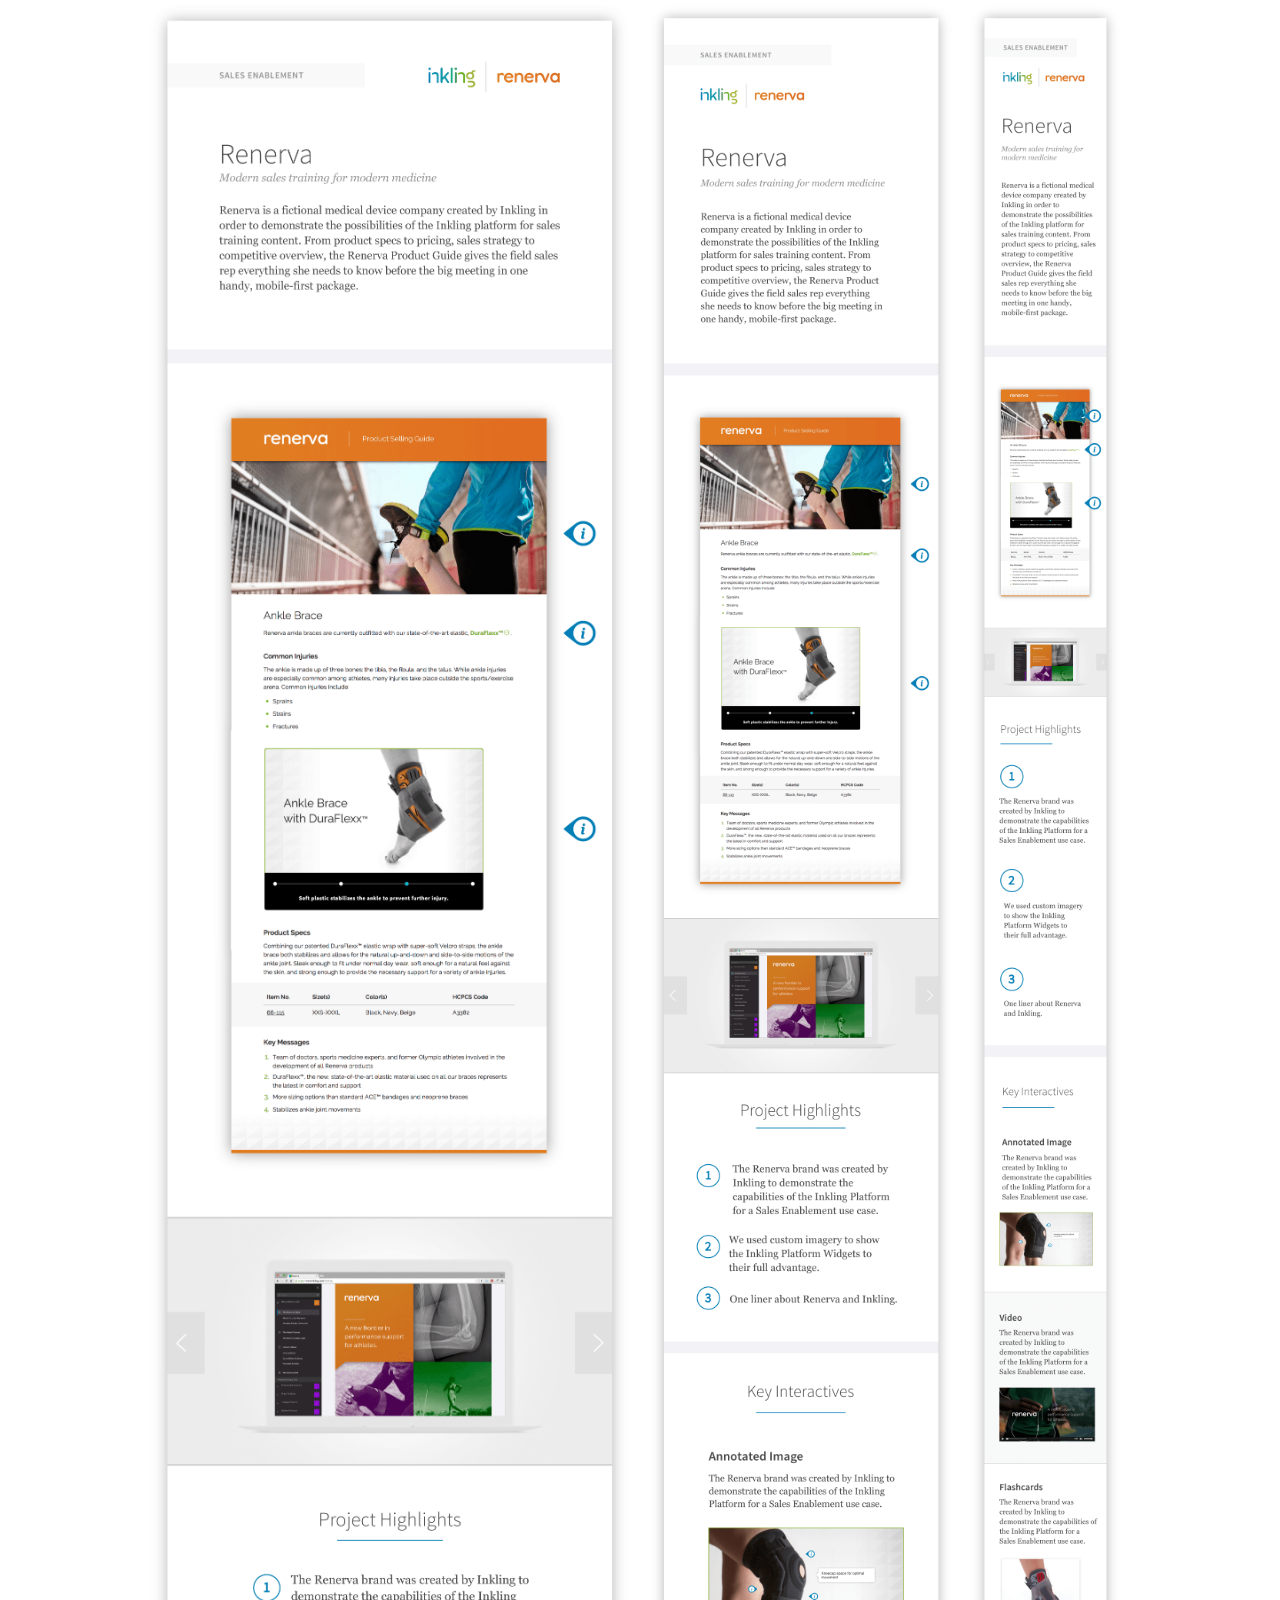
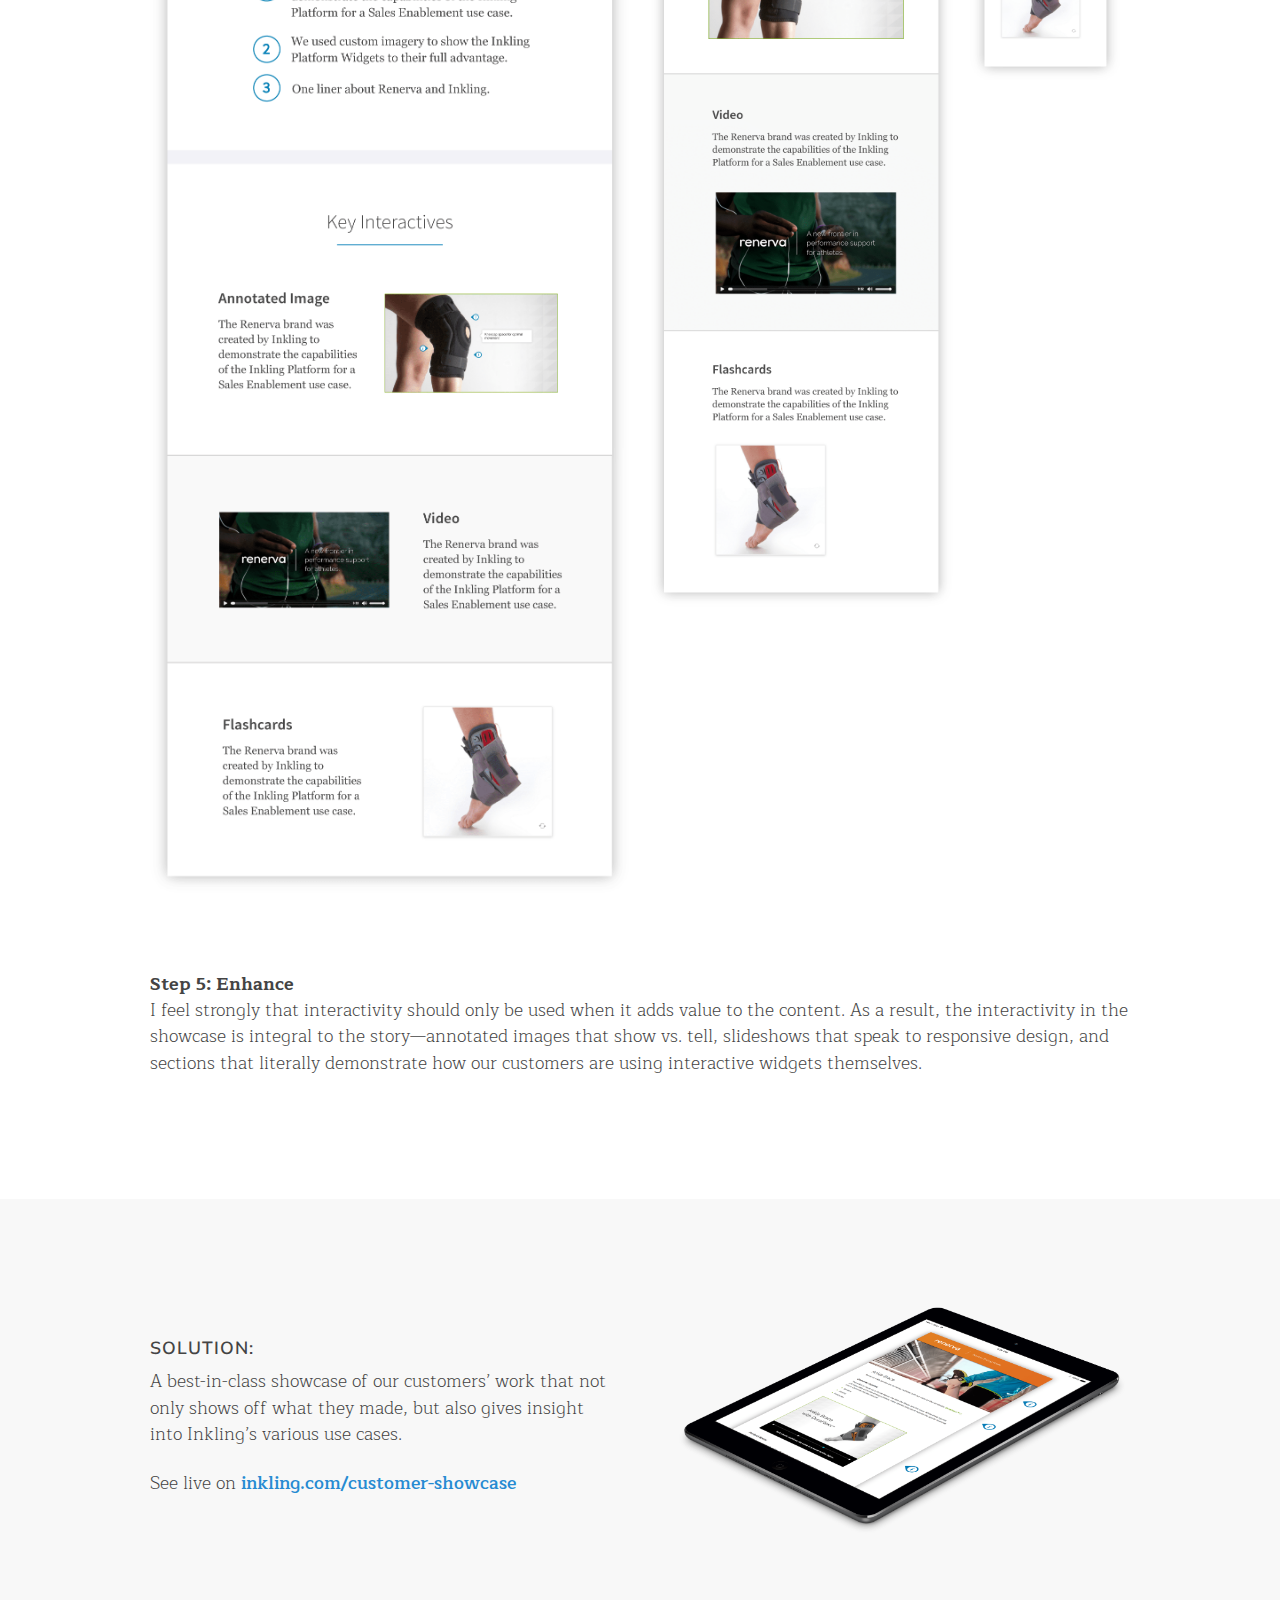
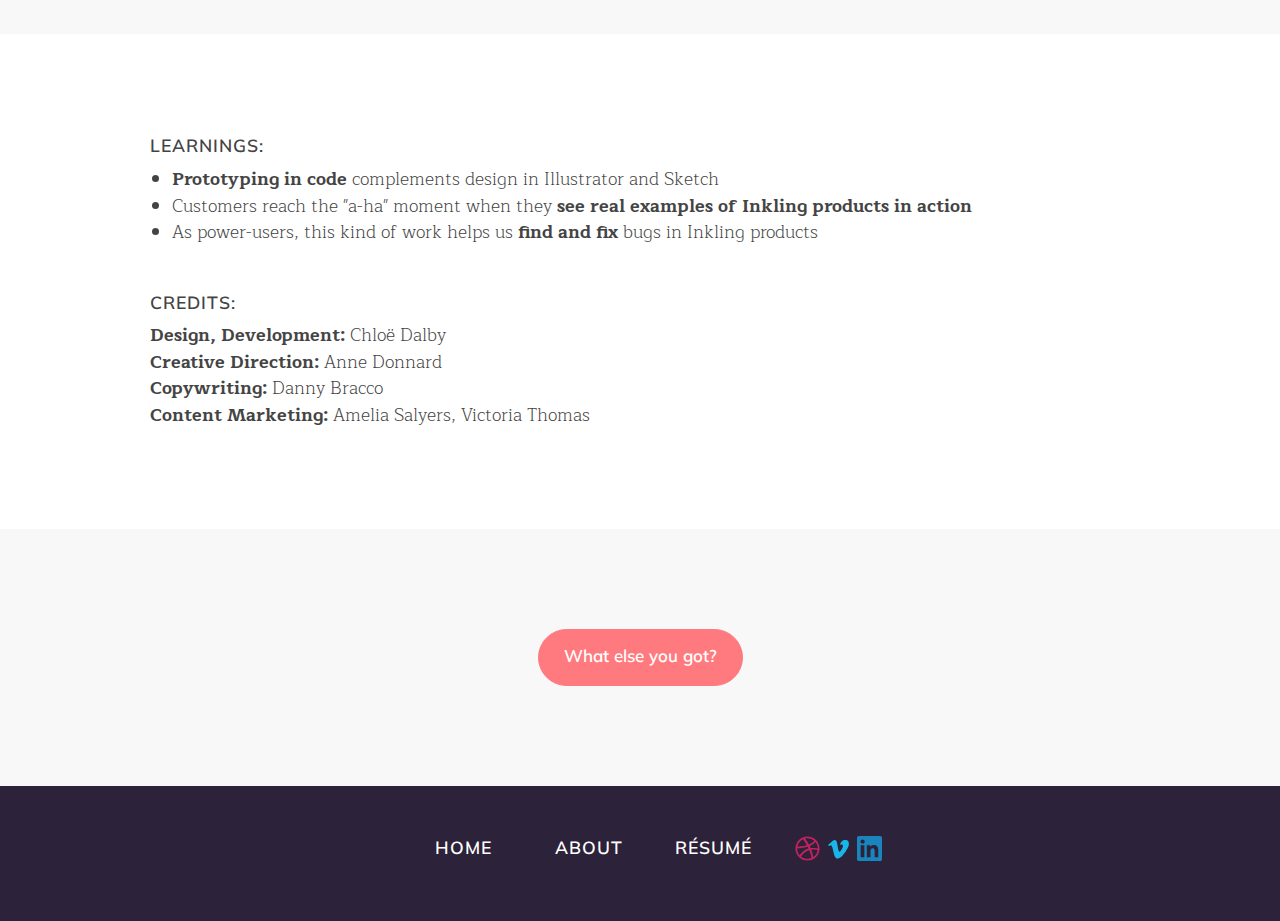
<file: inkling-content-customer-showcase.html>
<!DOCTYPE html>

<html lang="en">
<head>
    <meta content="text/html; charset=utf-8" http-equiv="Content-Type">
    <!-- Enable responsiveness on mobile devices-->
    <meta content="width=device-width, initial-scale=1.0, maximum-scale=1"
    name="viewport">

    <title>Chloë Dalby</title><!-- CSS -->
    <link href="./css/main.css" rel="stylesheet" type="text/css">
    <link href='https://fonts.googleapis.com/css?family=Muli:400,400italic'
    rel='stylesheet' type='text/css'>
    <link href="https://fonts.googleapis.com/css?family=Maitree" rel=
    "stylesheet"><!-- Icons -->
    <link href="https://afeld.github.io/emoji-css/emoji.css" rel="stylesheet">
    <meta content="summary" name="twitter:card">
    <meta content="@ryethoughts" name="twitter:site">
    <meta content="Chloë Dalby" name="twitter:title">
    <meta content="A multi-tool designer in digital and analog media" name=
    "twitter:description">
    <meta content="http://chloedalby.com/img/avatar.gif" name="twitter:image">
    <meta content="Chloë Dalby" property="og:title">
    <meta content="Website" property="og:type">
    <meta content="http://chloedalby.com/img/avatar.gif" property="og:image">
    <meta content="http://chloedalby.com/" property="og:url">
    <meta content="A multi-tool designer in digital and analog media" property=
    "og:description">
    <meta content="Chloë Dalby" property="og:site_name">
    <meta content="en_US" property="og:locale">
    <meta content="Chloë Dalby" property="article:author">
    <!--Favicon-->
    <link rel="shortcut icon" href="/favicon.ico" type="image/x-icon" />
</head>

<body>
    <div class="menu-container">
        <div class="nav-avatar">
            <a href="index.html"><img src="img/avatar.gif"></a>
        </div>
    </div>


    <div class="full-bleed border"><img class="mb0 pb0" src=
    "img/content-bg-2.jpg">
    </div>


    <div class="content-extra-large bg-light-gray">
        <div>
            <h2 class="text-center mb2">Content Design: Inkling Customer
            Showcase </h2>


            <div class="mb2">
                <h2 class="text-center mb2">
                </h2>
            </div>


            <h3 class="text-left">Summary:</h3>


            <p>As Inkling was gaining traction in the B2B
            space, our Sales team was running into a problem. They were
            understandably eager to show off what customers were creating
            with Inkling—however, much of that content was sensitive,
            business-critical information. We needed to find a way for Sales to
            show prospects real customer content without violating trust or
            breaching NDAs.</p>


            <p class="mb2" >It would be easy enough to hand over a list
            of approved customer content, but we saw a bigger opportunity. What
            if instead we created a curated, best-in-class Inkdoc that
            highlighted our customers’ use cases and content in one place—the
            "<a class="link-inline" href=
            "http://www.inkling.com/customer-showcase">Inkling Customer
            Showcase</a>"?</p>
        </div>


        <div>
            <h3 class="text-left">Considerations:</h3>


            <ul>
                <li>We decided to only include customers
                with public-facing content for version one</li>


                <li>This was an opportunity to define the
                look and feel of Inkling-branded Inkdocs</li>


                <li>We needed to make good use of Inkling’s
                interactive widgets</li>
            </ul>
        </div>
    </div>


    <div class="content-extra-large bg-white">
        <h3 class="text-left">Process:</h3>


        <p class=" mb2"><b>Step 1: Strategy and Wireframes</b><br>
        First we needed to establish a repeatable structure for each page that
        would be both easy to understand and enjoyable to read. We started by
        laying out the basic page structure, identifying the key takeaways for
        each section.</p>

        <hr class="mb2">


        <p class=" mb2"><b>Step 2: Design Exploration</b><br>
        With the structure approved and in place, I began design explorations
        and landed on two options—one pulling inspiration from customer
        branding, and one more firmly in the Inkling brand. After discussing
        with the Creative Director, we chose the second option, feeling that a
        simple, clean and minimally Inkling-branded page would let our
        customers’ content truly shine. It also had potential to be built into
        a template to support Marketing-produced content moving forward.</p>


        <div class="grid grid-gutters grid-full mb2">
            <div class="grid-cell">
            <h4 class="text-center">Option 1</h4>
            <img src="img/content-customer-showcase-op1.png">
            </div>


            <div class="grid-cell">
            <h4 class="text-center">Option 2</h4>
            <img src="img/content-customer-showcase-op2.png">
            </div>
        </div>


        <p class=" mb2"><b>Step 3: Reflow and Code</b><br>
        With the basic look and feel in place, I built the design spec to
        define how the content would reflow across screen sizes. Inkling’s code base
        is built to be reflowable, and we believe in mobile-first design.
        Setting up my design spec in this way made it much quicker to code.</p>


        <div class="grid grid-gutters grid-full mb2">
            <div class="grid-cell"><img src=
            "img/content-customer-showcase-desktop.png">
            </div>


            <div class="grid-cell"><img src=
            "img/content-customer-showcase-mobile.png">
            </div>
        </div>


        <p><b>Step 5: Enhance</b><br>
        I feel strongly that interactivity should only be used when it adds value to the content. As a result, the
        interactivity in the showcase is integral to the
        story—annotated images that show vs. tell, slideshows that speak to
        responsive design, and sections that literally demonstrate how our
        customers are using interactive widgets themselves.</p>
    </div>


    <div class="content-extra-large bg-light-gray">
        <div class="grid grid-gutters-large grid-full aligner mb0">
            <div class="grid-cell aligner-item">
                <h3 class="text-left">Solution:</h3>


                <p>A best-in-class showcase of our
                customers’ work that not only shows off what they made, but
                also gives insight into Inkling’s various use cases.</p>


                <p class="mb0">See live on <a class="link-inline"
                href=
                "http://www.inkling.com/customer-showcase">inkling.com/customer-showcase</a></p>
            </div>


            <div class="grid-cell aligner-item"><img src=
            "img/content-customer-showcase-ipad.png">
            </div>
        </div>
    </div>


    <div class="content-extra-large bg-white">
        <div class="mb2">
            <h3 class="text-left">Learnings:</h3>


            <ul>
                <li><b>Prototyping in code</b> complements
                design in Illustrator and Sketch</li>


                <li>Customers reach the "a-ha" moment
                when they <b>see real examples of Inkling products in
                action</b></li>


                <li>As power-users, this kind of work helps
                us <b>find and fix</b> bugs in Inkling products <i class=
                "em em-ant"></i></li>
            </ul>
        </div>


        <div>
            <h3 class="text-left">Credits:</h3>


            <p class="mb0"><b>Design, Development:</b> Chloë Dalby<br>
            <b>Creative Direction:</b> Anne Donnard<br>
            <b>Copywriting:</b> Danny Bracco<br>
            <b>Content Marketing:</b> Amelia Salyers, Victoria Thomas<br></p>
        </div>
    </div>

     <div class="content-extra-large bg-light-gray">
        <div class="text-center">
            <a class="button button-pink rounded-corners" href="index.html#work">What else you got?</a>
        </div>
    </div>


    <footer>
        <div class="content-small bg-deep-purp">
            <div class="grid grid-gutters grid-full max-500 footer mb0">
                <div class="grid-cell">
                    <h3 class="white text-center"><a class=
                    "link-inline-reverse" href=
                    "http://www.chloedalby.com">Home</a>
                    </h3>
                </div>


                <div class="grid-cell">
                    <h3 class="white text-center"><a class=
                    "link-inline-reverse" href=
                    "http://www.chloedalby.com/about">About</a>
                    </h3>
                </div>


                <div class="grid-cell">
                    <h3 class="white text-center"><a class=
                    "link-inline-reverse" href=
                    "https://www.dropbox.com/s/kjav4clgzis90k5/chloe_dalby_resume.pdf?dl=0">Résumé</a>
                    </h3>
                </div>


                 <div class="grid-cell text-center">
                    <a href="https://dribbble.com/chloedalby"><img class=
                    "social-icon" src=
                    "img/logo-dribbble.svg"></a>
                    <a href=
                    "https://vimeo.com/chloedalby"><img class="social-icon"
                    src=
                    "img/logo-vimeo.svg"></a>
                    <a href=
                    "https://www.linkedin.com/in/chloe-dalby-1a24883a"><img class="social-icon"
                    src=
                    "img/logo-linkedin.svg"></a>
                </div>
            </div>
        </div>
    </footer>
</body>
</html>
</file>
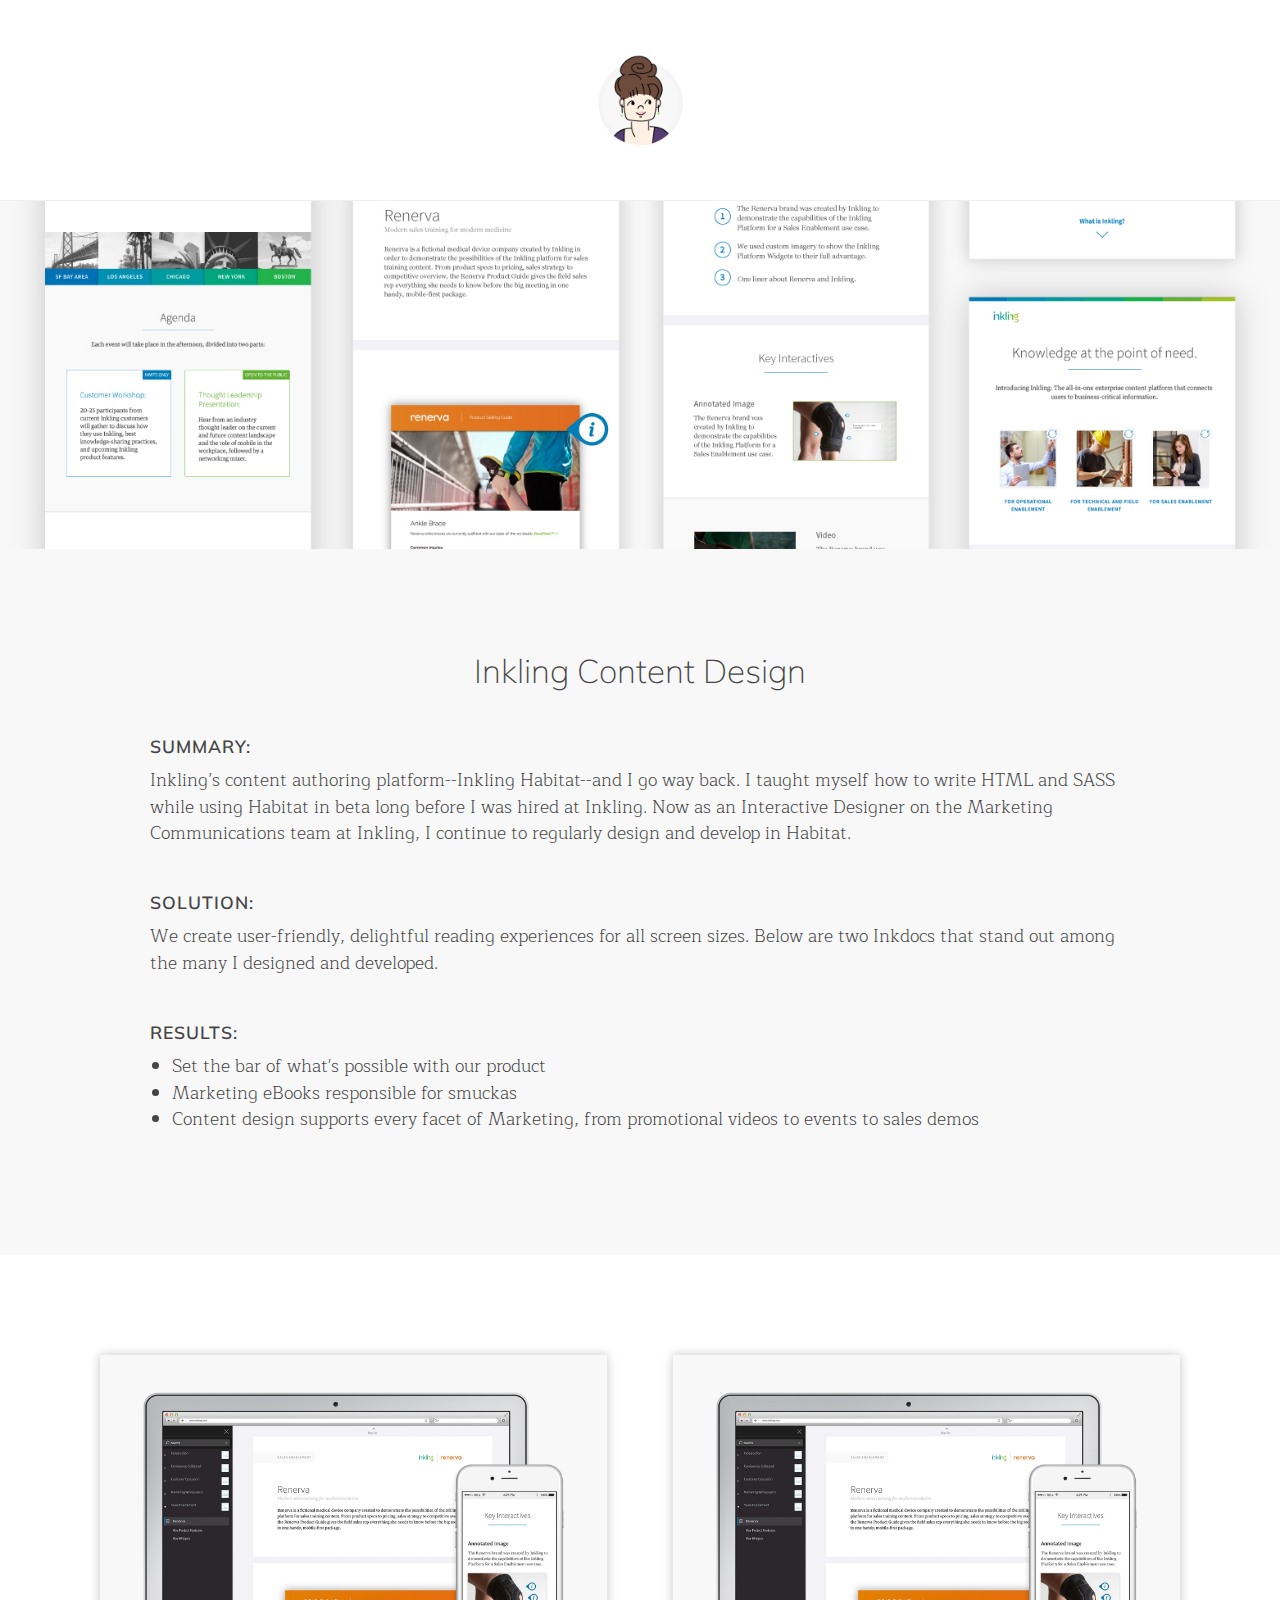
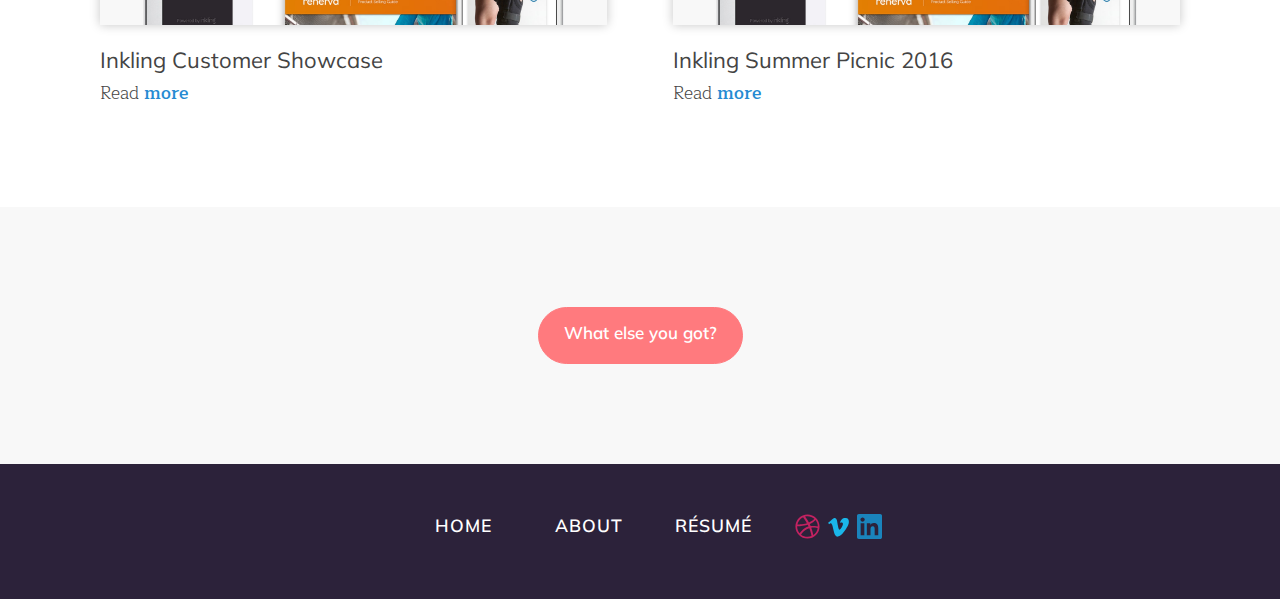
<file: inkling-content.html>
<!DOCTYPE html>

<html lang="en">
<head>
    <meta content="text/html; charset=utf-8" http-equiv="Content-Type">
    <!-- Enable responsiveness on mobile devices-->
    <meta content="width=device-width, initial-scale=1.0, maximum-scale=1"
    name="viewport">

    <title>Chloë Dalby</title><!-- CSS -->
    <link href="./css/main.css" rel="stylesheet" type="text/css">
    <link href='https://fonts.googleapis.com/css?family=Muli:400,400italic'
    rel='stylesheet' type='text/css'>
    <link href="https://fonts.googleapis.com/css?family=Maitree" rel=
    "stylesheet">
    <meta content="summary" name="twitter:card">
    <meta content="@ryethoughts" name="twitter:site">
    <meta content="Chloë Dalby" name="twitter:title">
    <meta content="A multi-tool designer in digital and analog media" name=
    "twitter:description">
    <meta content="http://chloedalby.com/img/avatar.gif" name="twitter:image">
    <meta content="Chloë Dalby" property="og:title">
    <meta content="Website" property="og:type">
    <meta content="http://chloedalby.com/img/avatar.gif" property="og:image">
    <meta content="http://chloedalby.com/" property="og:url">
    <meta content="A multi-tool designer in digital and analog media" property=
    "og:description">
    <meta content="Chloë Dalby" property="og:site_name">
    <meta content="en_US" property="og:locale">
    <meta content="Chloë Dalby" property="article:author">
    <!--Favicon-->
    <link rel="shortcut icon" href="/favicon.ico" type="image/x-icon" />
</head>

<body>
    <div class="menu-container">
        <div class="nav-avatar">
            <a href="index.html"><img src="img/avatar.gif"></a>
        </div>
    </div>


    <div class="full-bleed">
        <div class="hero hero-content-1 border">
        </div>
    </div>


    <div class="content-extra-large bg-light-gray">
        <div>
            <h2 class="text-center mb2">Inkling Content Design</h2>
        </div>


        <div class="mb2">
            <h3 class="text-left">Summary:</h3>


            <p>Inkling’s content authoring platform--Inkling
            Habitat--and I go way back. I taught myself how to write HTML and
            SASS while using Habitat in beta long before I was hired at
            Inkling. Now as an Interactive Designer on the Marketing
            Communications team at Inkling, I continue to regularly design and
            develop in Habitat.</p>
        </div>


        <div class="mb2">
            <h3 class="text-left">Solution:</h3>


            <p>We create user-friendly, delightful reading
            experiences for all screen sizes. Below are two Inkdocs that stand
            out among the many I designed and developed.</p>
        </div>


        <div>
            <h3 class="text-left">Results:</h3>


            <ul>
                <li>Set the bar of what's possible with our
                product</li>


                <li>Marketing eBooks responsible for
                smuckas</li>


                <li>Content design supports every facet of
                Marketing, from promotional videos to events to sales
                demos</li>
            </ul>
        </div>
    </div>


    <div class="bg-white content">
        <div class="grid grid-gutters-large grid-full mb0">
            <div class="grid-cell center m-mb2">
                <a href=
                "inkling-content-customer-showcase.html"><img class="shadow" src="img/content-thumb-1.jpg"></a>

                <h4 class=" mt1">Inkling Customer Showcase</h4>


                <p class="mb0">Read <a class="link-inline" href=
                "inkling-content-customer-showcase.html">more</a></p>
            </div>


            <div class="grid-cell center m-mb2">
                <img class="shadow" src="img/content-thumb-1.jpg">

                <h4 class="mt1">Inkling Summer Picnic 2016</h4>


                <p class="mb0">Read <a class="link-inline" href=
                "inkling-picnic-16.html">more</a></p>
            </div>
        </div>
    </div>

     <div class="content-extra-large bg-light-gray">
        <div class="text-center">
            <a class="button button-pink rounded-corners" href="index.html#work">What else you got?</a>
        </div>
    </div>


    <footer>
        <div class="content-small bg-deep-purp">
            <div class="grid grid-gutters grid-full max-500 footer mb0">
                <div class="grid-cell">
                    <h3 class="white text-center"><a class=
                    "link-inline-reverse" href=
                    "http://www.chloedalby.com">Home</a>
                    </h3>
                </div>


                <div class="grid-cell">
                    <h3 class="white text-center"><a class=
                    "link-inline-reverse" href=
                    "http://www.chloedalby.com/about">About</a>
                    </h3>
                </div>


                <div class="grid-cell">
                    <h3 class="white text-center"><a class=
                    "link-inline-reverse" href=
                    "https://www.dropbox.com/s/kjav4clgzis90k5/chloe_dalby_resume.pdf?dl=0">Résumé</a>
                    </h3>
                </div>


                 <div class="grid-cell text-center">
                    <a href="https://dribbble.com/chloedalby"><img class=
                    "social-icon" src=
                    "img/logo-dribbble.svg"></a>
                    <a href=
                    "https://vimeo.com/chloedalby"><img class="social-icon"
                    src=
                    "img/logo-vimeo.svg"></a>
                    <a href=
                    "https://www.linkedin.com/in/chloe-dalby-1a24883a"><img class="social-icon"
                    src=
                    "img/logo-linkedin.svg"></a>
                </div>
            </div>
        </div>
    </footer>
</body>
</html>
</file>
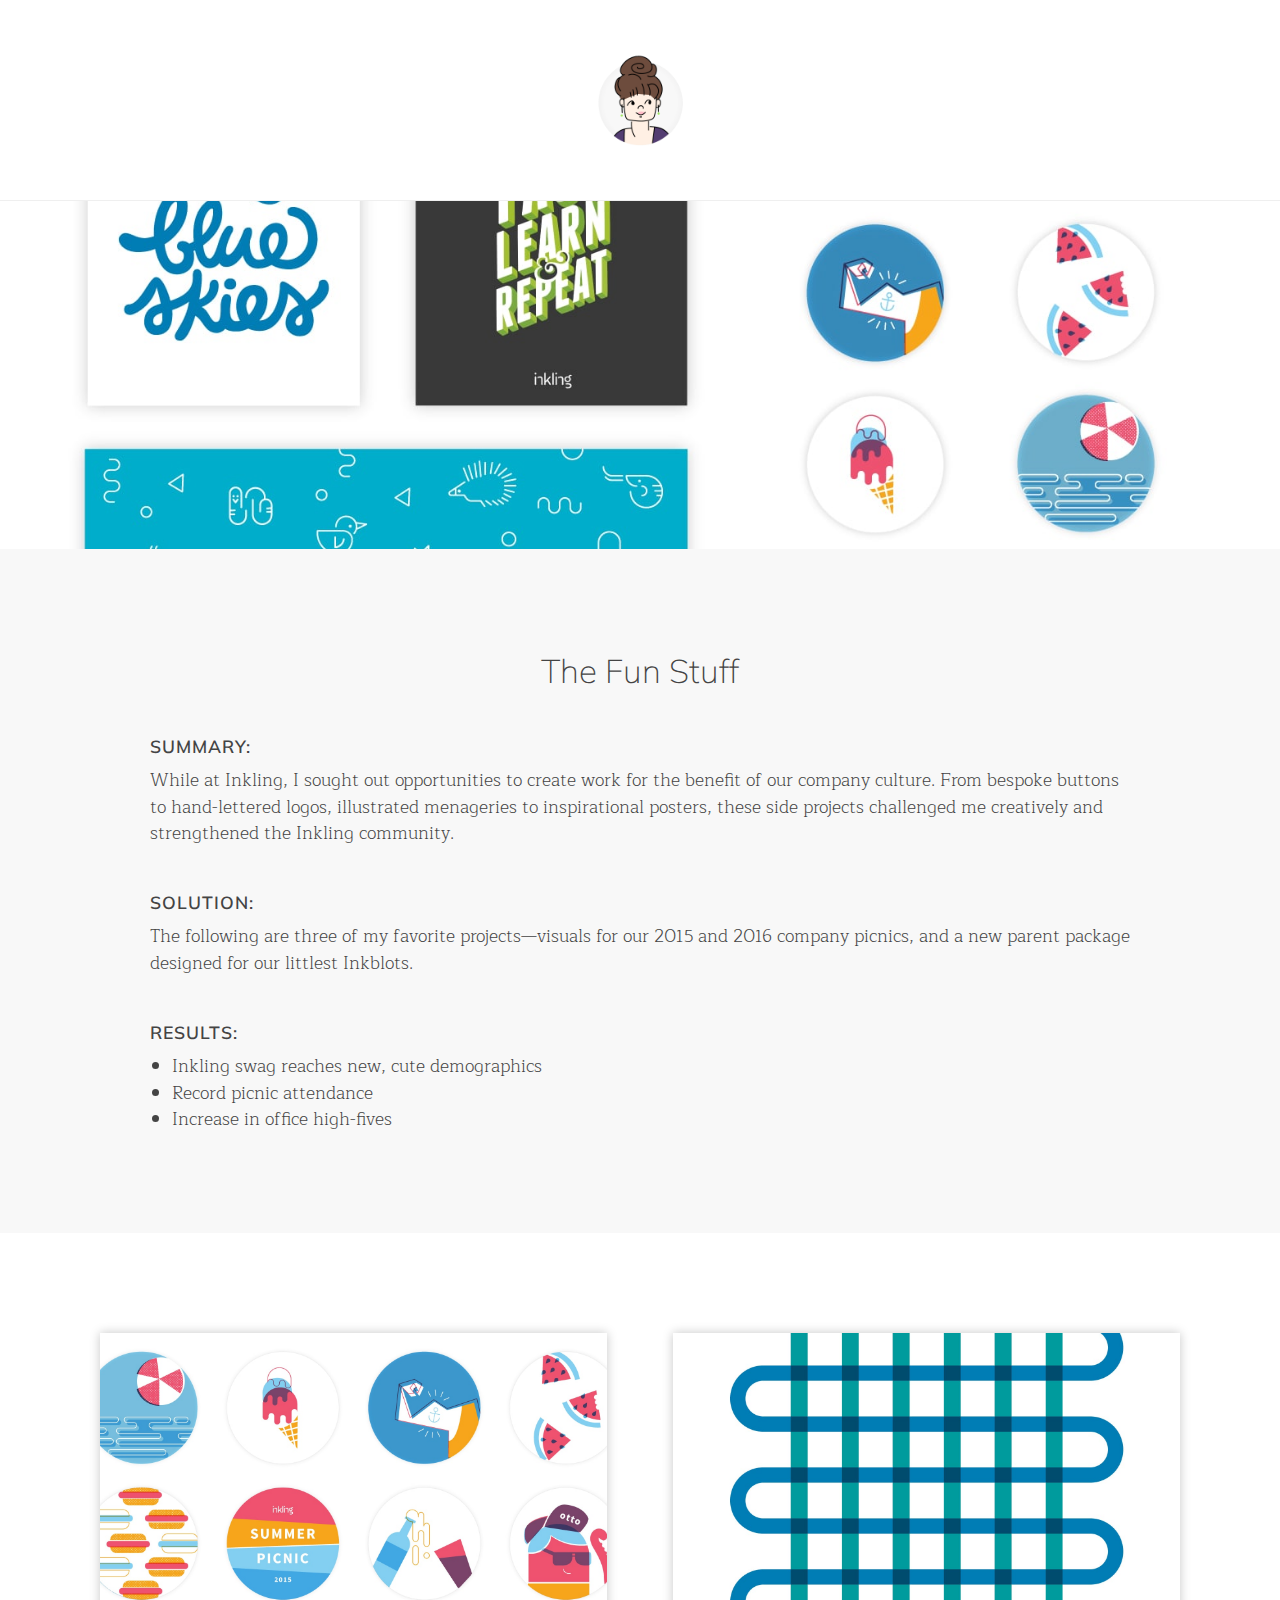
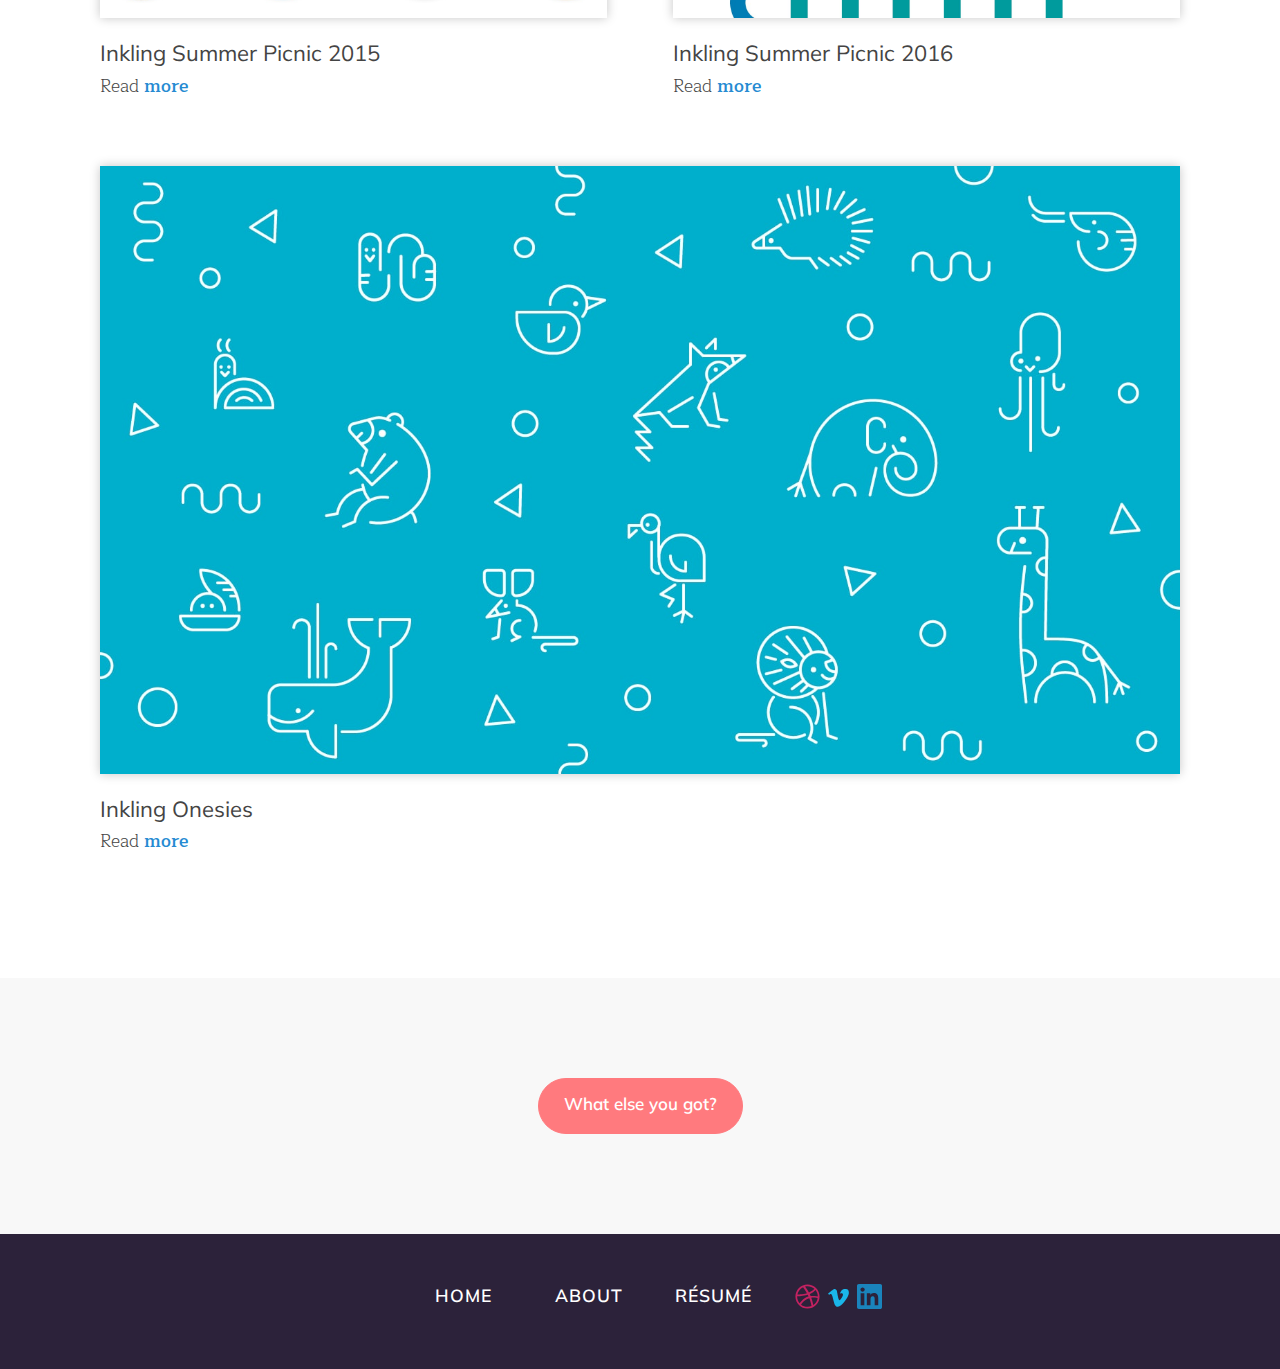
<file: inkling-fun.html>
<!DOCTYPE html>

<html lang="en">
<head>
    <meta content="text/html; charset=utf-8" http-equiv="Content-Type">
    <!-- Enable responsiveness on mobile devices-->
    <meta content="width=device-width, initial-scale=1.0, maximum-scale=1"
    name="viewport">

    <title>Chloë Dalby</title><!-- CSS -->
    <link href="./css/main.css" rel="stylesheet" type="text/css">
    <link href='https://fonts.googleapis.com/css?family=Muli:400,400italic'
    rel='stylesheet' type='text/css'>
    <link href="https://fonts.googleapis.com/css?family=Maitree" rel=
    "stylesheet">
    <meta content="summary" name="twitter:card">
    <meta content="@ryethoughts" name="twitter:site">
    <meta content="Chloë Dalby" name="twitter:title">
    <meta content="A multi-tool designer in digital and analog media" name=
    "twitter:description">
    <meta content="http://chloedalby.com/img/avatar.gif" name="twitter:image">
    <meta content="Chloë Dalby" property="og:title">
    <meta content="Website" property="og:type">
    <meta content="http://chloedalby.com/img/avatar.gif" property="og:image">
    <meta content="http://chloedalby.com/" property="og:url">
    <meta content="A multi-tool designer in digital and analog media" property=
    "og:description">
    <meta content="Chloë Dalby" property="og:site_name">
    <meta content="en_US" property="og:locale">
    <meta content="Chloë Dalby" property="article:author">
    <!--Favicon-->
    <link rel="shortcut icon" href="/favicon.ico" type="image/x-icon" />
</head>

<body>
    <div class="menu-container">
        <div class="nav-avatar">
            <a href="index.html"><img src="img/avatar.gif"></a>
        </div>
    </div>


    <div class="full-bleed">
        <div class="hero hero-fun-1 border">
        </div>
    </div>


    <div class="content-extra-large bg-light-gray">
        <div>
            <h2 class="text-center mb2">The Fun Stuff</h2>
        </div>


        <div class="mb2">
            <h3 class="text-left">Summary:</h3>


            <p>While at Inkling, I sought out opportunities
            to create work for the benefit of our company culture. From bespoke
            buttons to hand-lettered logos, illustrated menageries to
            inspirational posters, these side projects challenged me creatively
            and strengthened the Inkling community.</p>
        </div>


        <div class="mb2">
            <h3 class="text-left">Solution:</h3>


            <p>The following are three of my favorite
            projects—visuals for our 2015 and 2016 company picnics, and a new
            parent package designed for our littlest Inkblots.</p>
        </div>


        <div>
            <h3 class="text-left">Results:</h3>


            <ul class="mb0">
                <li>Inkling swag reaches new, cute
                demographics</li>


                <li>Record picnic attendance</li>


                <li>Increase in office high-fives</li>
            </ul>
        </div>
    </div>


    <div class="bg-white content">
        <div class="grid grid-gutters-large grid-full">
            <div class="grid-cell center ">
                <a href="inkling-picnic-15.html"><img class="shadow" src="img/buttons.jpg"></a>

                <h4 class="mt1">Inkling Summer Picnic 2015</h4>


                <p class="mb0">Read <a class="link-inline" href=
                "inkling-picnic-15.html">more</a></p>
            </div>


            <div class="grid-cell center ">
                <a href="inkling-picnic-16.html"><img class="shadow" src="img/gingham-hero.jpg"></a>

                <h4 class="mt1">Inkling Summer Picnic 2016</h4>


                <p class="mb0">Read <a class="link-inline" href=
                "inkling-picnic-16.html">more</a></p>
            </div>
        </div>


        <div class="grid grid-gutters grid-full">
            <div class="grid-cell center">
                <a href="inkling-onesies.html"><img class="shadow" src="img/menagerie.jpg"></a>

                <h4 class="mt1">Inkling Onesies</h4>


                <p class="mb0">Read <a class="link-inline" href=
                "inkling-onesies.html">more</a></p>
            </div>
        </div>
    </div>

     <div class="content-extra-large bg-light-gray">
        <div class="text-center">
            <a class="button button-pink rounded-corners" href="index.html#work">What else you got?</a>
        </div>
    </div>


    <footer>
        <div class="content-small bg-deep-purp">
            <div class="grid grid-gutters grid-full max-500 footer mb0">
                <div class="grid-cell">
                    <h3 class="white text-center"><a class=
                    "link-inline-reverse" href=
                    "http://www.chloedalby.com">Home</a>
                    </h3>
                </div>


                <div class="grid-cell">
                    <h3 class="white text-center"><a class=
                    "link-inline-reverse" href=
                    "http://www.chloedalby.com/about">About</a>
                    </h3>
                </div>


                <div class="grid-cell">
                    <h3 class="white text-center"><a class=
                    "link-inline-reverse" href=
                    "https://www.dropbox.com/s/kjav4clgzis90k5/chloe_dalby_resume.pdf?dl=0">Résumé</a>
                    </h3>
                </div>


                 <div class="grid-cell text-center">
                    <a href="https://dribbble.com/chloedalby"><img class=
                    "social-icon" src=
                    "img/logo-dribbble.svg"></a>
                    <a href=
                    "https://vimeo.com/chloedalby"><img class="social-icon"
                    src=
                    "img/logo-vimeo.svg"></a>
                    <a href=
                    "https://www.linkedin.com/in/chloe-dalby-1a24883a"><img class="social-icon"
                    src=
                    "img/logo-linkedin.svg"></a>
                </div>
            </div>
        </div>
    </footer>
</body>
</html>
</file>
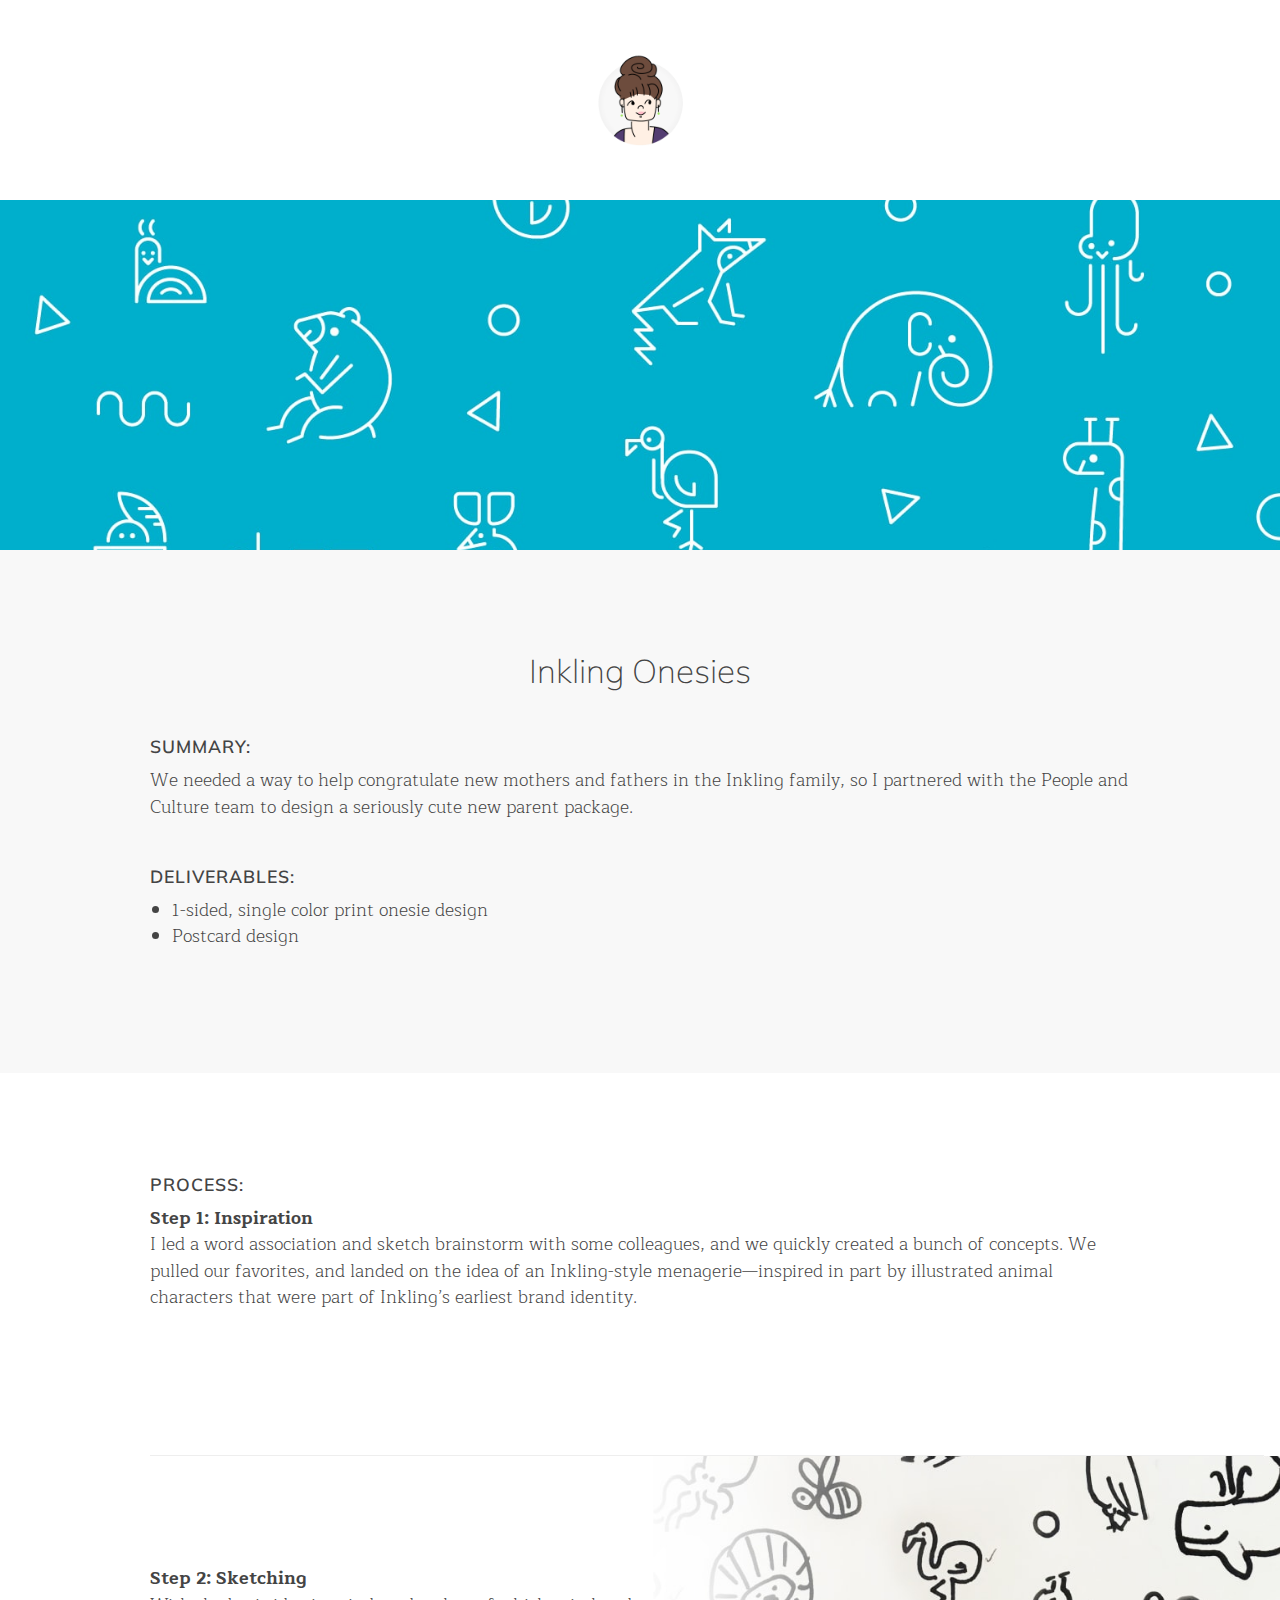
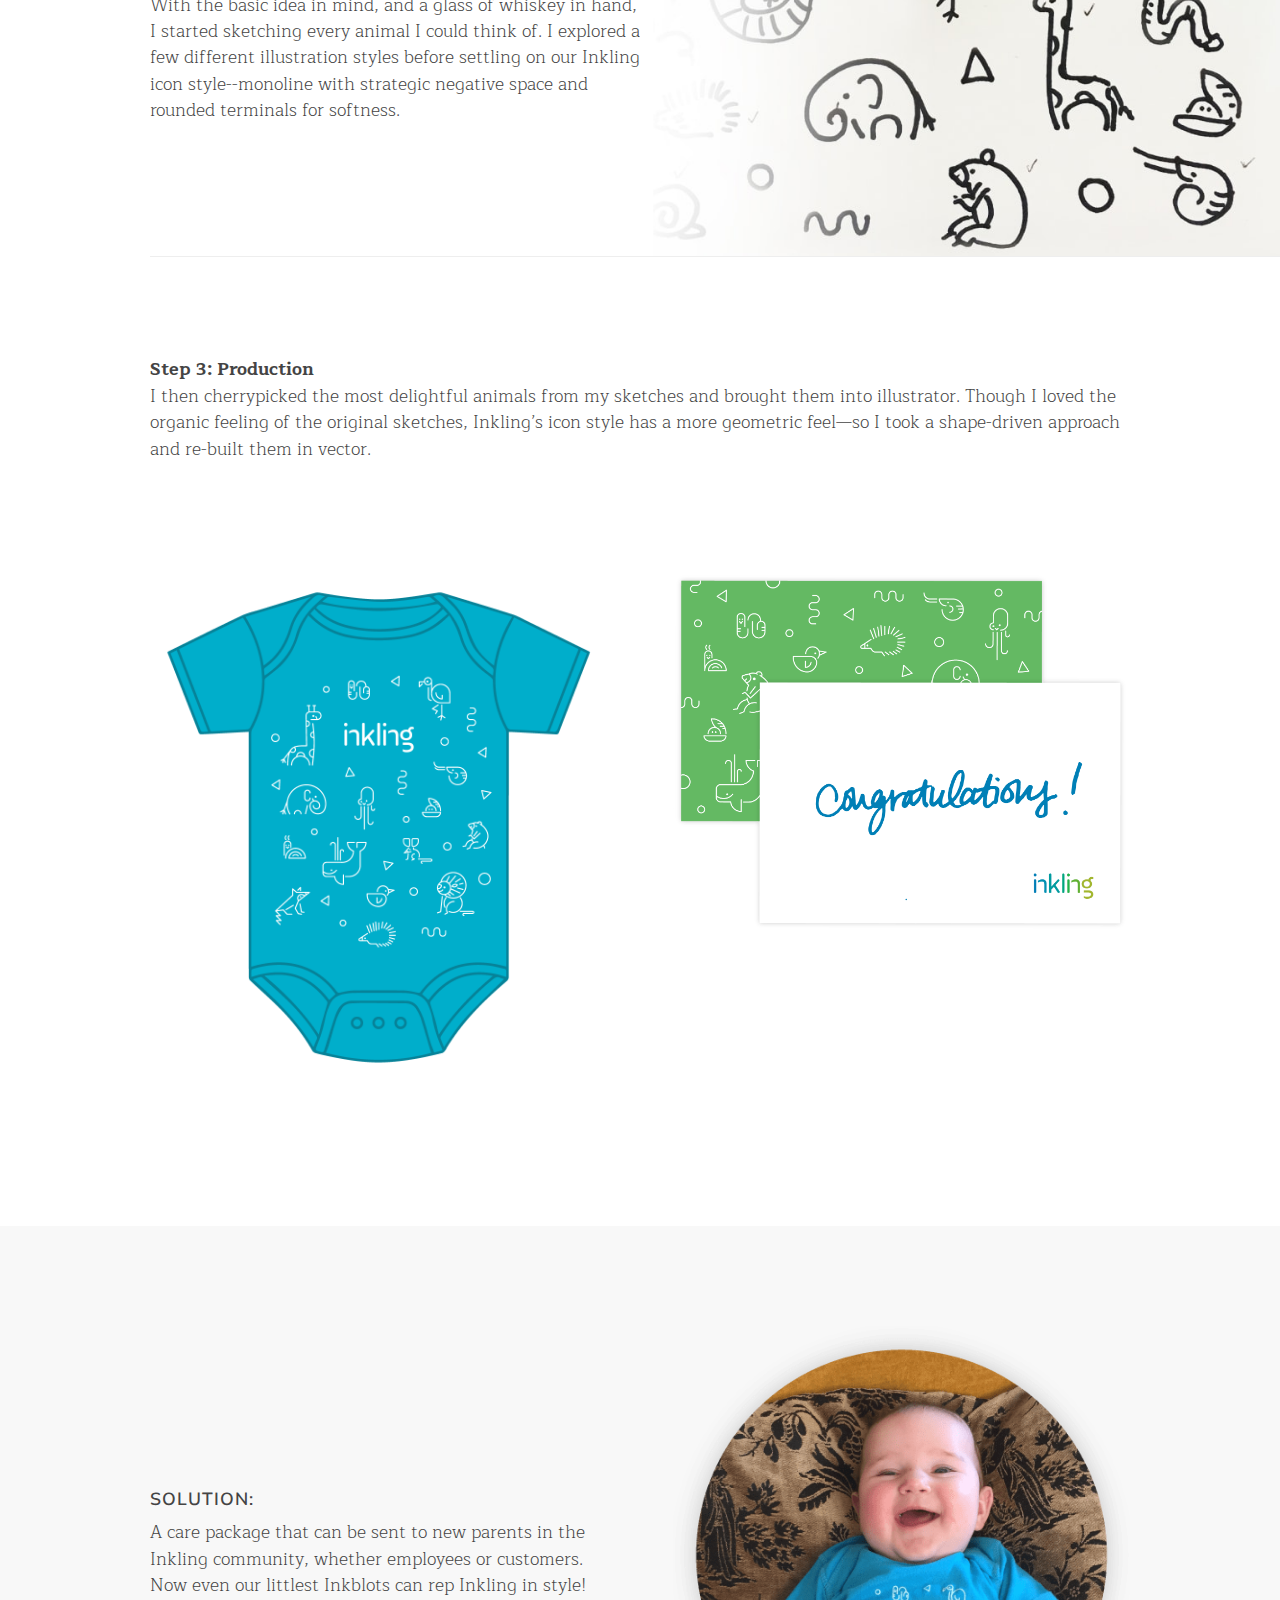
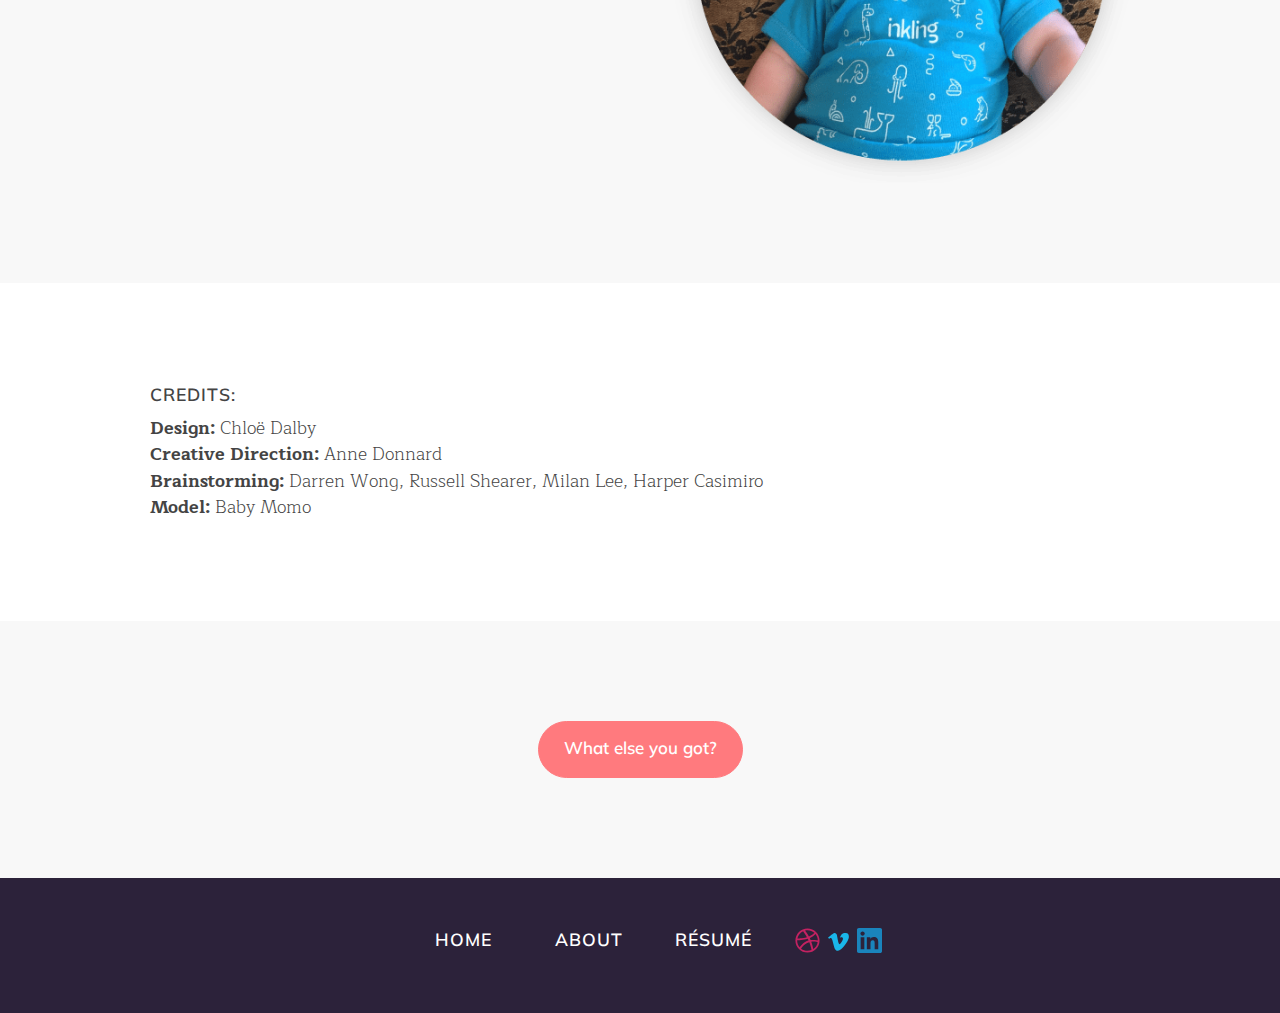
<file: inkling-onesies.html>
<!DOCTYPE html>

<html lang="en">
<head>
    <meta content="text/html; charset=utf-8" http-equiv="Content-Type">
    <!-- Enable responsiveness on mobile devices-->
    <meta content="width=device-width, initial-scale=1.0, maximum-scale=1"
    name="viewport">

    <title>Chloë Dalby</title><!-- CSS -->
    <link href="./css/main.css" rel="stylesheet" type="text/css">
    <link href='https://fonts.googleapis.com/css?family=Muli:400,400italic'
    rel='stylesheet' type='text/css'>
    <link href="https://fonts.googleapis.com/css?family=Maitree" rel=
    "stylesheet">
    <meta content="summary" name="twitter:card">
    <meta content="@ryethoughts" name="twitter:site">
    <meta content="Chloë Dalby" name="twitter:title">
    <meta content="A multi-tool designer in digital and analog media" name=
    "twitter:description">
    <meta content="http://chloedalby.com/img/avatar.gif" name="twitter:image">
    <meta content="Chloë Dalby" property="og:title">
    <meta content="Website" property="og:type">
    <meta content="http://chloedalby.com/img/avatar.gif" property="og:image">
    <meta content="http://chloedalby.com/" property="og:url">
    <meta content="A multi-tool designer in digital and analog media" property=
    "og:description">
    <meta content="Chloë Dalby" property="og:site_name">
    <meta content="en_US" property="og:locale">
    <meta content="Chloë Dalby" property="article:author">
    <!--Favicon-->
    <link rel="shortcut icon" href="/favicon.ico" type="image/x-icon" />
</head>

<body>
    <div class="menu-container">
        <div class="nav-avatar">
            <a href="index.html"><img src="img/avatar.gif"></a>
        </div>
    </div>


    <div class="full-bleed">
        <div class="hero hero-fun-2">
        </div>
    </div>


    <div class="content-extra-large bg-light-gray">
        <div>
            <h2 class="text-center mb2">Inkling Onesies</h2>
        </div>


        <div class="mb2">
            <h3 class="text-left">Summary:</h3>


            <p>We needed a way to help congratulate new
            mothers and fathers in the Inkling family, so I partnered with the
            People and Culture team to design a seriously cute new parent
            package.</p>
        </div>


        <div>
            <h3 class="text-left">Deliverables:</h3>


            <ul>
                <li>1-sided, single color print onesie
                design</li>


                <li>Postcard design</li>
            </ul>
        </div>
    </div>


    <div class="content-extra-large bg-white">
        <h3 class="text-left">Process:</h3>


        <p class=" mb2"><b>Step 1: Inspiration</b><br>
        I led a word association and sketch brainstorm with some colleagues,
        and we quickly created a bunch of concepts. We pulled our favorites,
        and landed on the idea of an Inkling-style menagerie—inspired in part
        by illustrated animal characters that were part of Inkling’s earliest
        brand identity.</p>
    </div>

    <hr class="m0 image-border">


    <div class="bg-white full-bleed">
        <div class="grid aligner grid-full">
            <div class="grid-cell aligner-item push-left">
                <p><b>Step 2: Sketching</b><br>
                With the basic idea in mind, and a glass of whiskey in hand, I
                started sketching every animal I could think of. I explored a
                few different illustration styles before settling on our
                Inkling icon style--monoline with strategic negative space and
                rounded terminals for softness.</p>
            </div>


            <div class="grid-cell aligner-item hero hero-fun-3">
            </div>
        </div>
    </div>

    <hr class="margin-extra-large mt0 mb0 mr0">


    <div class="content-extra-large bg-white">
        <p class=" mb2"><b>Step 3: Production</b><br>
        I then cherrypicked the most delightful animals from my sketches and
        brought them into illustrator. Though I loved the organic feeling of
        the original sketches, Inkling’s icon style has a more geometric
        feel—so I took a shape-driven approach and re-built them in vector.</p>


        <div class="grid grid-gutters-large grid-full mt1 mb2">
            <div class="grid-cell center"><img src="img/onesie-blue.png">
            </div>


            <div class="grid-cell center"><img src="img/onesie-card.png">
            </div>
        </div>
    </div>


    <div class="content-extra-large bg-light-gray">
        <div class="grid grid-gutters-large grid-full aligner mb0">
            <div class="grid-cell aligner-item">
                <h3 class="text-left">Solution:</h3>


                <p>A care package that can be sent to new
                parents in the Inkling community, whether employees or
                customers. Now even our littlest Inkblots can rep Inkling in
                style!</p>
            </div>


            <div class="grid-cell aligner-item"><img src="img/momo.png">
            </div>
        </div>
    </div>


    <div class="content-extra-large bg-white">
        <div>
            <h3 class="text-left">Credits:</h3>


            <p class="mb0"><b>Design:</b> Chloë Dalby<br>
            <b>Creative Direction:</b> Anne Donnard<br>
            <b>Brainstorming:</b> Darren Wong, Russell Shearer, Milan Lee,
            Harper Casimiro<br>
            <b>Model:</b> Baby Momo<br></p>
        </div>
    </div>

     <div class="content-extra-large bg-light-gray">
        <div class="text-center">
            <a class="button button-pink rounded-corners" href="index.html#work">What else you got?</a>
        </div>
    </div>


    <footer>
        <div class="content-small bg-deep-purp">
            <div class="grid grid-gutters grid-full max-500 footer mb0">
                <div class="grid-cell">
                    <h3 class="white text-center"><a class=
                    "link-inline-reverse" href=
                    "http://www.chloedalby.com">Home</a>
                    </h3>
                </div>


                <div class="grid-cell">
                    <h3 class="white text-center"><a class=
                    "link-inline-reverse" href=
                    "http://www.chloedalby.com/about">About</a>
                    </h3>
                </div>


                <div class="grid-cell">
                    <h3 class="white text-center"><a class=
                    "link-inline-reverse" href=
                    "https://www.dropbox.com/s/kjav4clgzis90k5/chloe_dalby_resume.pdf?dl=0">Résumé</a>
                    </h3>
                </div>


                <div class="grid-cell text-center">
                    <a href="https://dribbble.com/chloedalby"><img class=
                    "social-icon" src=
                    "img/logo-dribbble.svg"></a>
                    <a href=
                    "https://vimeo.com/chloedalby"><img class="social-icon"
                    src=
                    "img/logo-vimeo.svg"></a>
                    <a href=
                    "https://www.linkedin.com/in/chloe-dalby-1a24883a"><img class="social-icon"
                    src=
                    "img/logo-linkedin.svg"></a>
                </div>
            </div>
        </div>
    </footer>
</body>
</html>
</file>
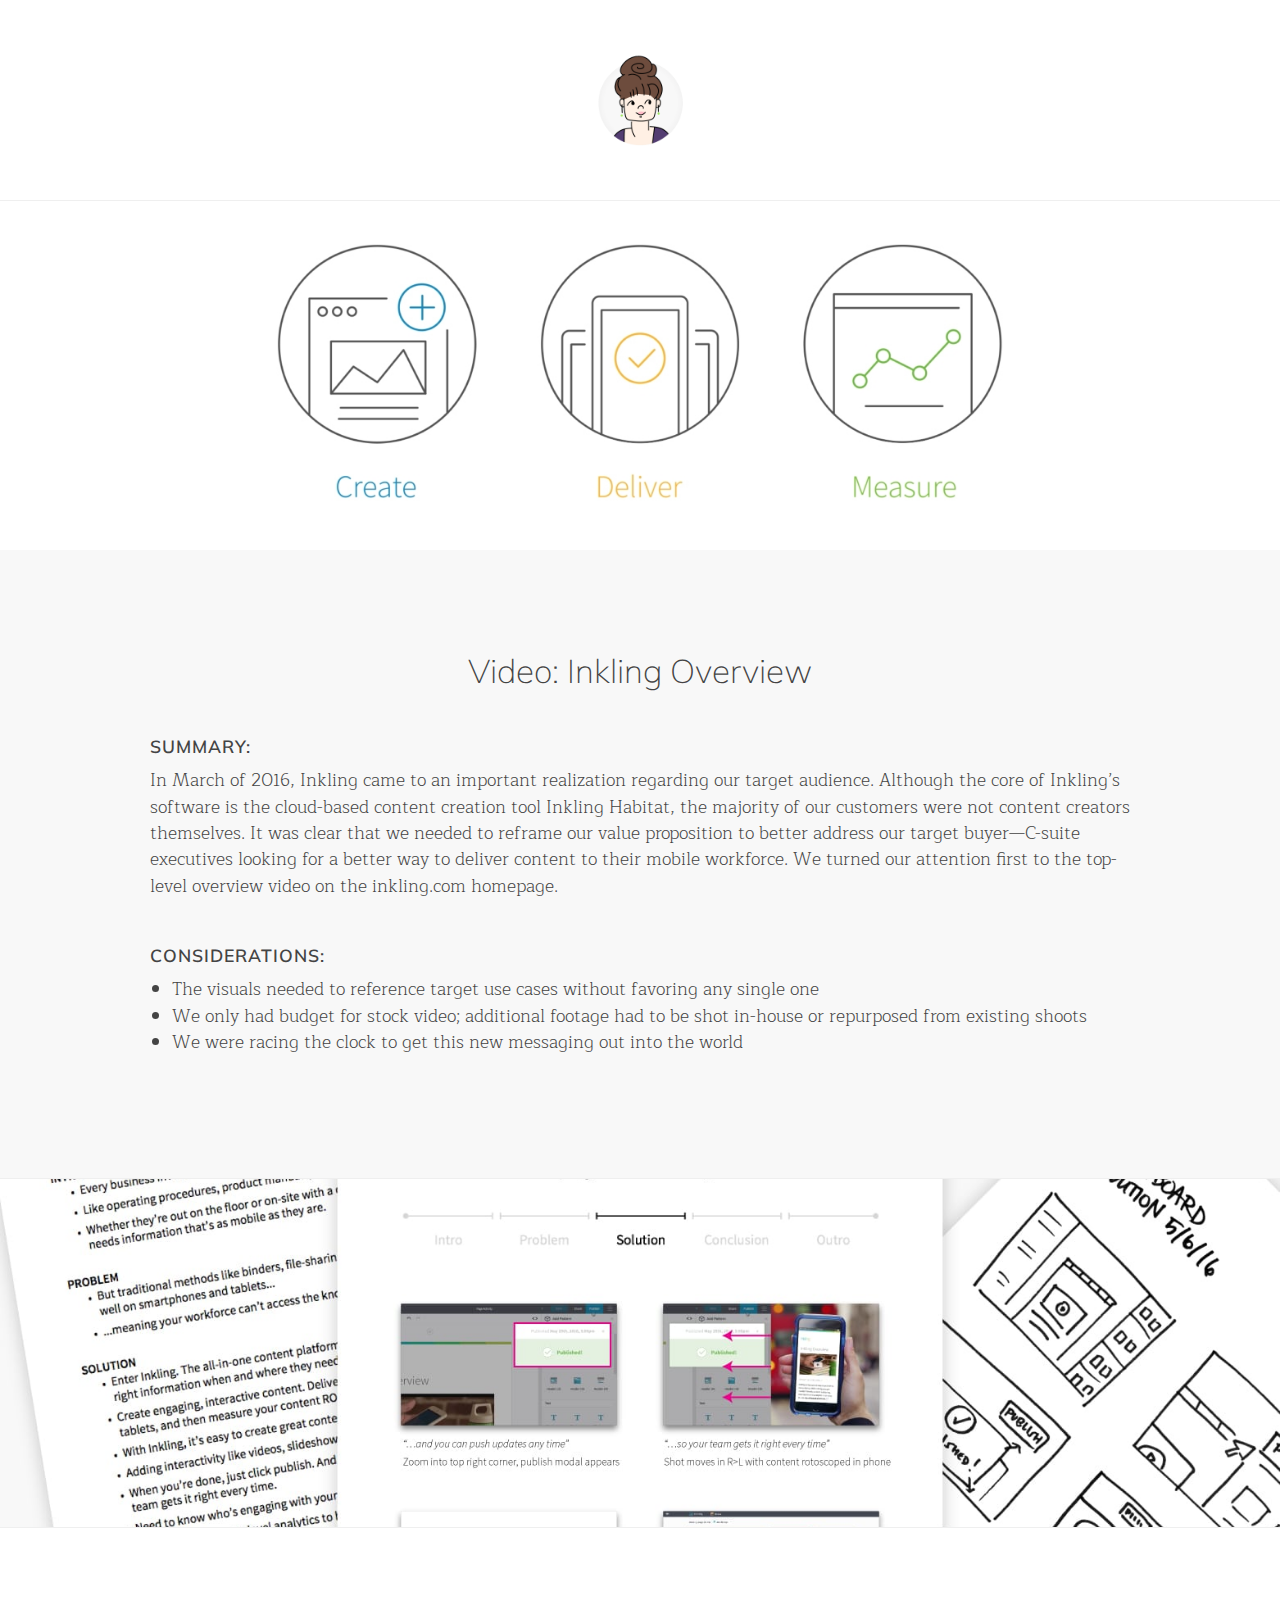
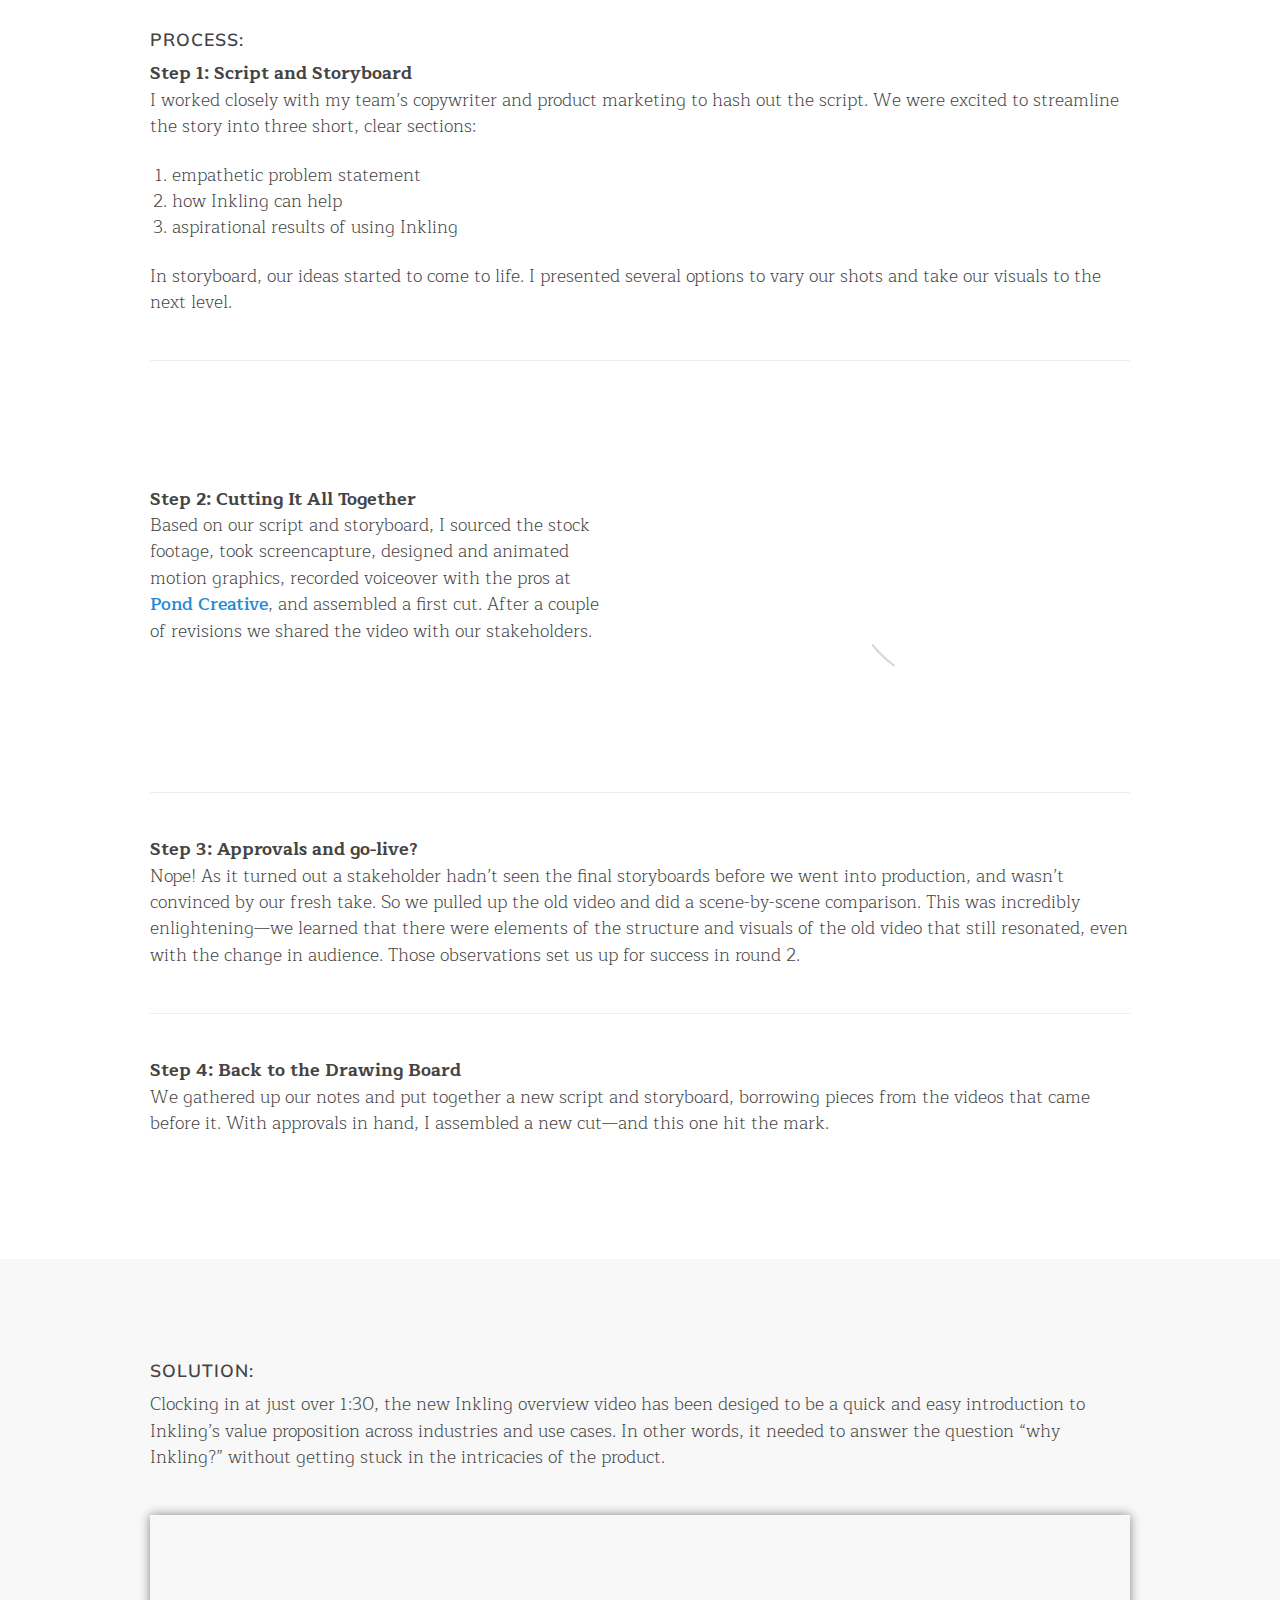
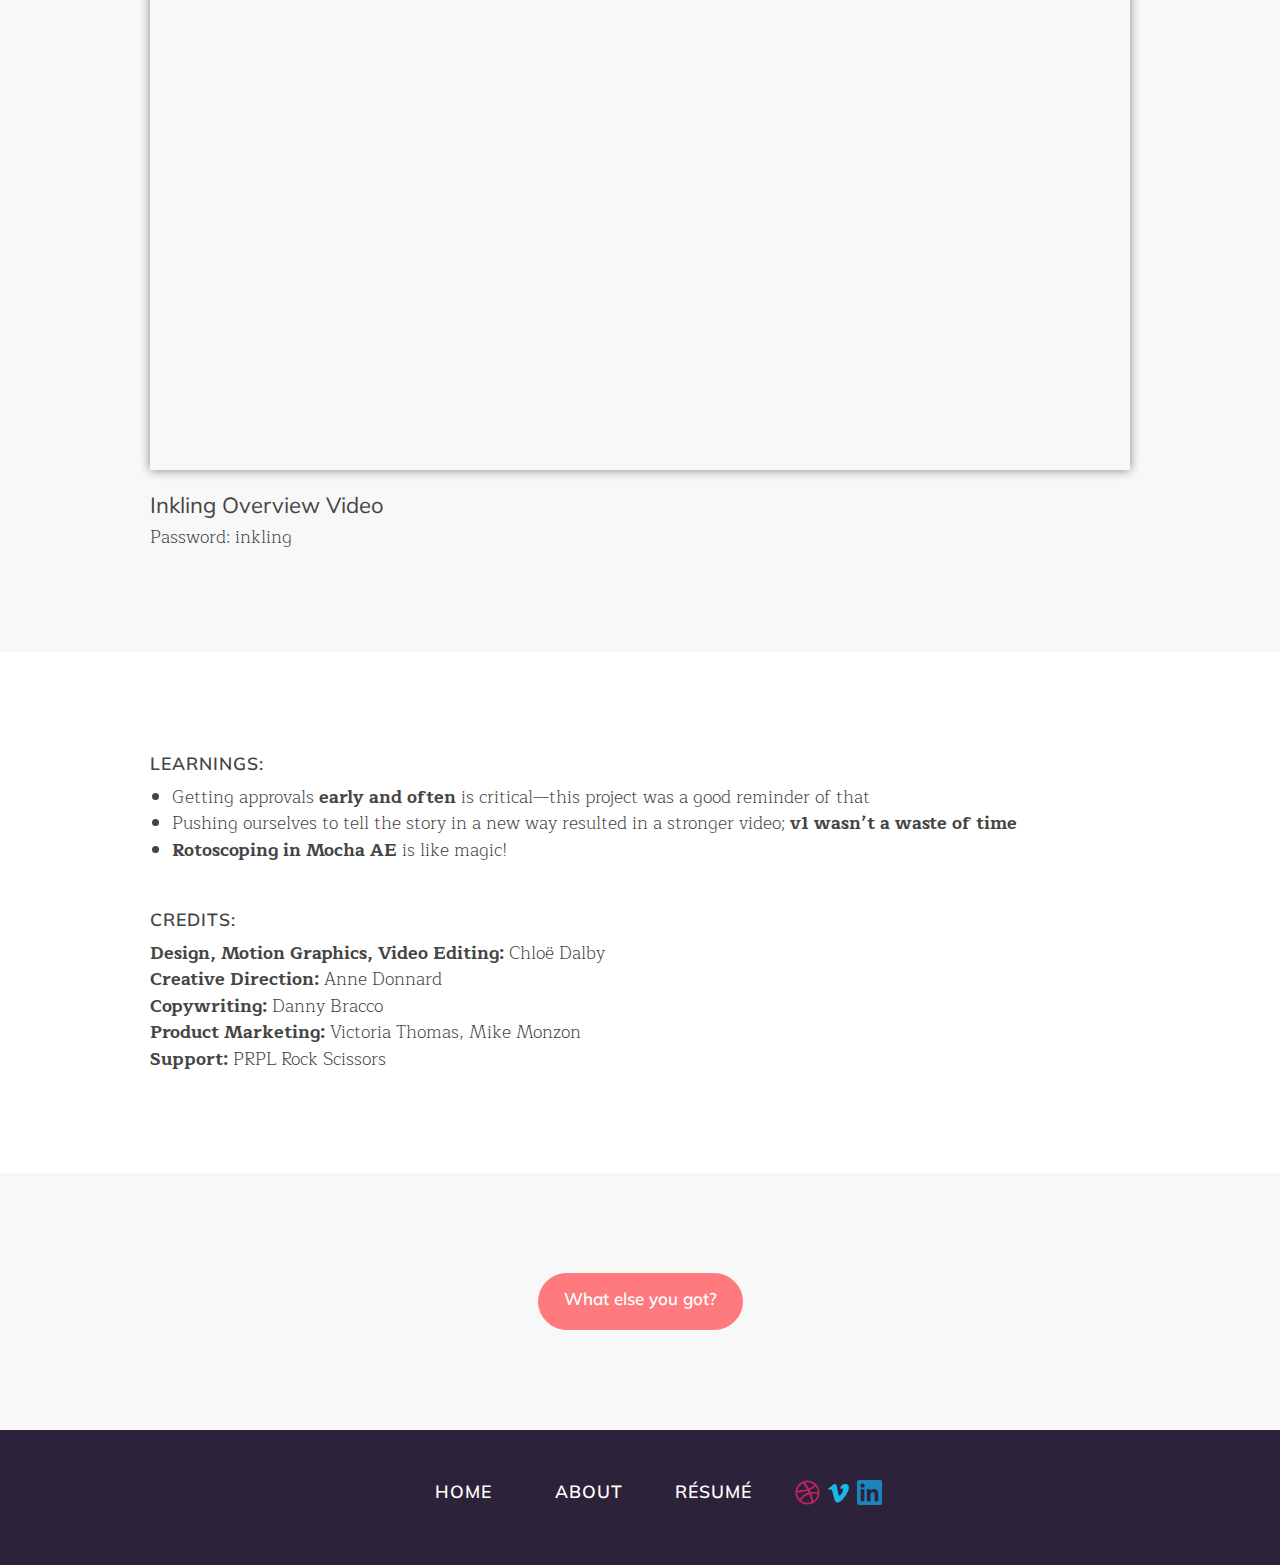
<file: inkling-overview-video.html>
<!DOCTYPE html>

<html lang="en">
<head>
    <meta content="text/html; charset=utf-8" http-equiv="Content-Type">
    <!-- Enable responsiveness on mobile devices-->
    <meta content="width=device-width, initial-scale=1.0, maximum-scale=1"
    name="viewport">

    <title>Chloë Dalby</title><!-- CSS -->
    <link href="./css/main.css" rel="stylesheet" type="text/css">
    <link href='https://fonts.googleapis.com/css?family=Muli:400,400italic'
    rel='stylesheet' type='text/css'>
    <link href="https://fonts.googleapis.com/css?family=Maitree" rel=
    "stylesheet"><!-- Icons -->
    <link href="https://afeld.github.io/emoji-css/emoji.css" rel="stylesheet">
    <meta content="summary" name="twitter:card">
    <meta content="@ryethoughts" name="twitter:site">
    <meta content="Chloë Dalby" name="twitter:title">
    <meta content="A multi-tool designer in digital and analog media" name=
    "twitter:description">
    <meta content="http://chloedalby.com/img/avatar.gif" name="twitter:image">
    <meta content="Chloë Dalby" property="og:title">
    <meta content="Website" property="og:type">
    <meta content="http://chloedalby.com/img/avatar.gif" property="og:image">
    <meta content="http://chloedalby.com/" property="og:url">
    <meta content="A multi-tool designer in digital and analog media" property=
    "og:description">
    <meta content="Chloë Dalby" property="og:site_name">
    <meta content="en_US" property="og:locale">
    <meta content="Chloë Dalby" property="article:author">
    <!--Favicon-->
    <link rel="shortcut icon" href="/favicon.ico" type="image/x-icon" />
</head>

<body>
    <div class="menu-container">
        <div class="nav-avatar">
            <a href="index.html"><img src="img/avatar.gif"></a>
        </div>
    </div>


    <div class="full-bleed">
        <div class="hero hero-video-2">
        </div>
    </div>


    <div class="content-extra-large bg-light-gray">
        <div>
            <h2 class="text-center mb2">Video: Inkling Overview</h2>
        </div>


        <div class="mb2">
            <h3 class="text-left">Summary:</h3>


            <p>In March of 2016, Inkling came to an
            important realization regarding our target audience. Although the
            core of Inkling’s software is the cloud-based content creation tool
            Inkling Habitat, the majority of our customers were not content
            creators themselves. It was clear that we needed to reframe our
            value proposition to better address our target buyer—C-suite
            executives looking for a better way to deliver content to their
            mobile workforce. We turned our attention first to the top-level
            overview video on the inkling.com homepage.</p>
        </div>


        <div>
            <h3 class="text-left">Considerations:</h3>


            <ul>
                <li>The visuals needed to reference target
                use cases without favoring any single one</li>


                <li>We only had budget for stock video;
                additional footage had to be shot in-house or repurposed from
                existing shoots</li>


                <li>We were racing the clock to get this new
                messaging out into the world</li>
            </ul>
        </div>
    </div>


    <div class="full-bleed">
        <div class="hero hero-video-3">
        </div>
    </div>


    <div class="content-extra-large bg-white">
        <h3 class="text-left">Process:</h3>


        <p><b>Step 1: Script and Storyboard</b><br>
        I worked closely with my team’s copywriter and product marketing to
        hash out the script. We were excited to streamline the story into three
        short, clear sections:</p>


        <ol>
            <li>empathetic problem statement</li>


            <li>how Inkling can help</li>


            <li>aspirational results of using Inkling</li>
        </ol>
        <p></p>

        <p class=" mb2">In storyboard, our ideas started to come to
        life. I presented several options to vary our shots and take our
        visuals to the next level.</p>

        <hr class="mb2">


        <div class="grid grid-gutters-large grid-full aligner mb2">
            <div class="grid-cell aligner-item">
                <p><b>Step 2: Cutting It All
                Together</b><br>
                Based on our script and storyboard, I sourced the stock
                footage, took screencapture, designed and animated motion
                graphics, recorded voiceover with the pros at <a class=
                "link-inline" href="http://www.pondsf.com/">Pond Creative</a>,
                and assembled a first cut. After a couple of revisions we
                shared the video with our stakeholders.</p>
            </div>


            <div class="grid-cell aligner-item"><img src="img/gif-csm.gif">
            </div>
        </div>

        <hr class="mb2">


        <p class=" mb2"><b>Step 3: Approvals and go-live?</b><br>
        Nope! As it turned out a stakeholder hadn’t seen the final storyboards
        before we went into production, and wasn’t convinced by our fresh take.
        So we pulled up the old video and did a scene-by-scene comparison. This
        was incredibly enlightening—we learned that there were elements of the
        structure and visuals of the old video that still resonated, even with
        the change in audience. Those observations set us up for success in
        round 2.</p>

        <hr class="mb2">


        <p><b>Step 4: Back to the Drawing Board</b><br>
        We gathered up our notes and put together a new script and storyboard,
        borrowing pieces from the videos that came before it. With approvals in
        hand, I assembled a new cut—and this one hit the mark.</p>
    </div>


    <div class="content-extra-large bg-light-gray">
        <div class="mb2">
            <h3 class="text-left">Solution:</h3>


            <p>Clocking in at just over 1:30, the new
            Inkling overview video has been desiged to be a quick and easy
            introduction to Inkling’s value proposition across industries and
            use cases. In other words, it needed to answer the question “why
            Inkling?” without getting stuck in the intricacies of the
            product.</p>
        </div>


        <div class="video-wrapper one-up-vid mb1">
            <iframe allowfullscreen="allowfullscreen" frameborder="0" height=
            "450" id="player0" name="player0" src=
            "https://player.vimeo.com/video/171449181?title=0&byline=0&portrait=0"
            width="800"></iframe>
        </div>


        <h4 class="mt1">Inkling Overview Video</h4>
<p class = "mb0">Password: inkling</p>
    </div>


    <div class="content-extra-large bg-white">
        <div class="mb2">
            <h3 class="text-left">Learnings:</h3>


            <ul>
                <li>Getting approvals <b>early and often</b>
                is critical—this project was a good reminder of that</li>


                <li>Pushing ourselves to tell the story in a
                new way resulted in a stronger video; <b>v1 wasn’t a waste of
                time</b></li>


                <li><b>Rotoscoping in Mocha AE</b> is like
                magic!<i class="em em-sparkles"></i></li>
            </ul>
        </div>


        <div>
            <h3 class="text-left">Credits:</h3>


            <p class="mb0"><b>Design, Motion Graphics, Video
            Editing:</b> Chloë Dalby<br>
            <b>Creative Direction:</b> Anne Donnard<br>
            <b>Copywriting:</b> Danny Bracco<br>
            <b>Product Marketing:</b> Victoria Thomas, Mike Monzon<br>
            <b>Support:</b> PRPL Rock Scissors</p>
        </div>
    </div>

     <div class="content-extra-large bg-light-gray">
        <div class="text-center">
            <a class="button button-pink rounded-corners" href="index.html#work">What else you got?</a>
        </div>
    </div>


    <footer>
        <div class="content-small bg-deep-purp">
            <div class="grid grid-gutters grid-full max-500 footer mb0">
                <div class="grid-cell">
                    <h3 class="white text-center"><a class=
                    "link-inline-reverse" href=
                    "http://www.chloedalby.com">Home</a>
                    </h3>
                </div>


                <div class="grid-cell">
                    <h3 class="white text-center"><a class=
                    "link-inline-reverse" href=
                    "http://www.chloedalby.com/about">About</a>
                    </h3>
                </div>


                <div class="grid-cell">
                    <h3 class="white text-center"><a class=
                    "link-inline-reverse" href=
                    "https://www.dropbox.com/s/kjav4clgzis90k5/chloe_dalby_resume.pdf?dl=0">Résumé</a>
                    </h3>
                </div>


                 <div class="grid-cell text-center">
                    <a href="https://dribbble.com/chloedalby"><img class=
                    "social-icon" src=
                    "img/logo-dribbble.svg"></a>
                    <a href=
                    "https://vimeo.com/chloedalby"><img class="social-icon"
                    src=
                    "img/logo-vimeo.svg"></a>
                    <a href=
                    "https://www.linkedin.com/in/chloe-dalby-1a24883a"><img class="social-icon"
                    src=
                    "img/logo-linkedin.svg"></a>
                </div>
            </div>
        </div>
    </footer>
</body>
</html>
</file>
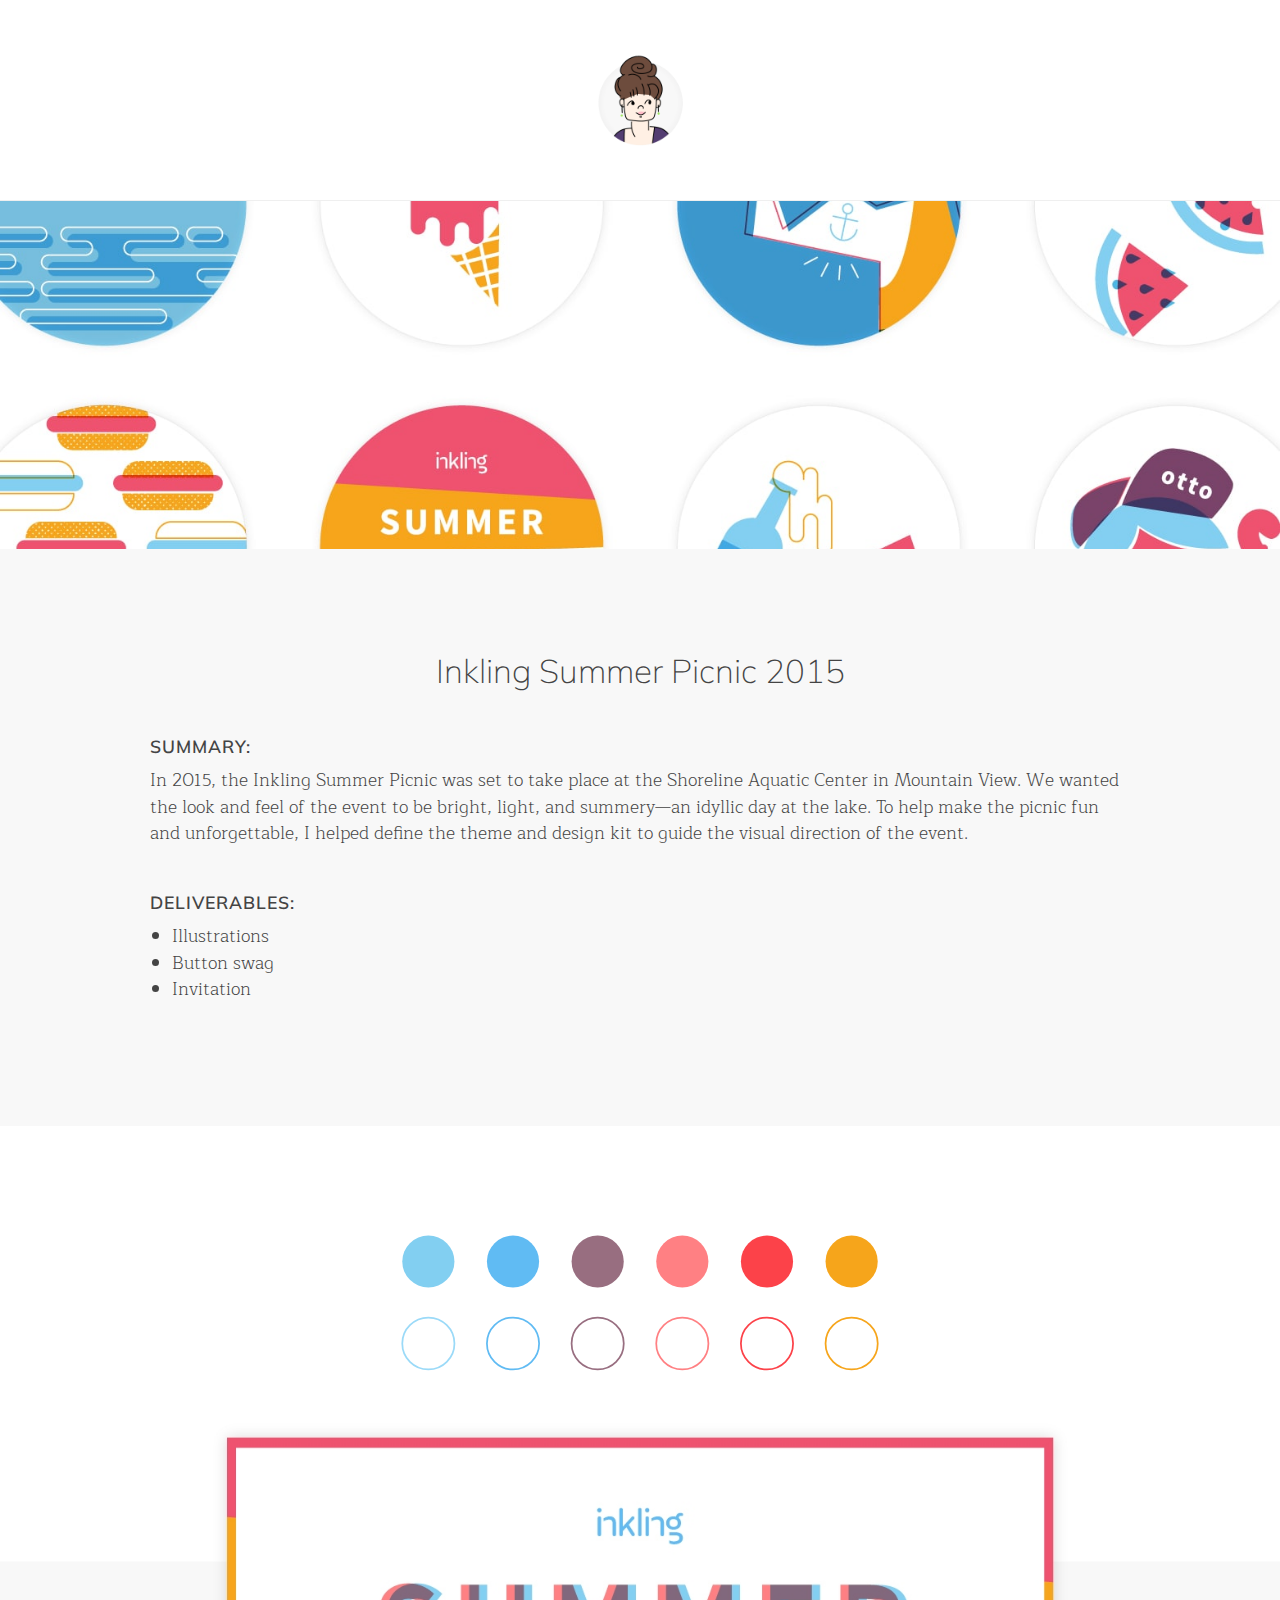
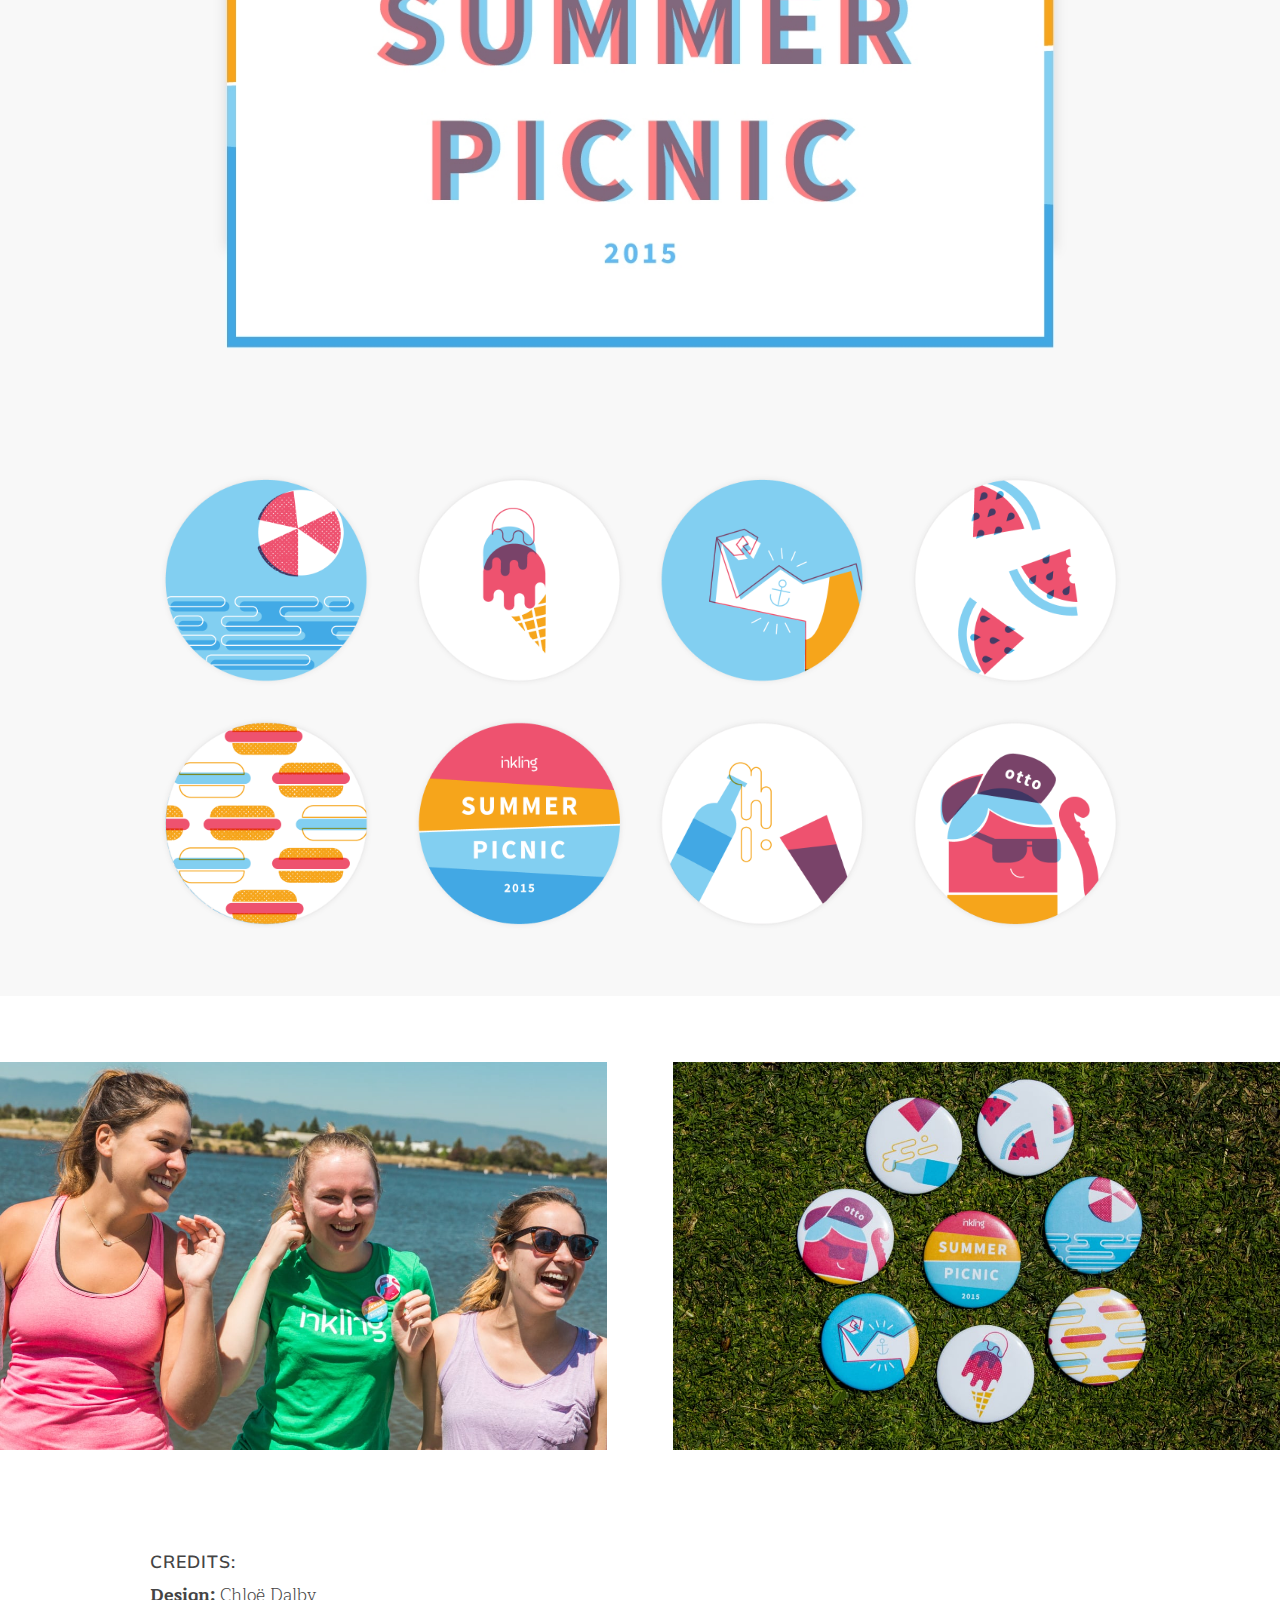
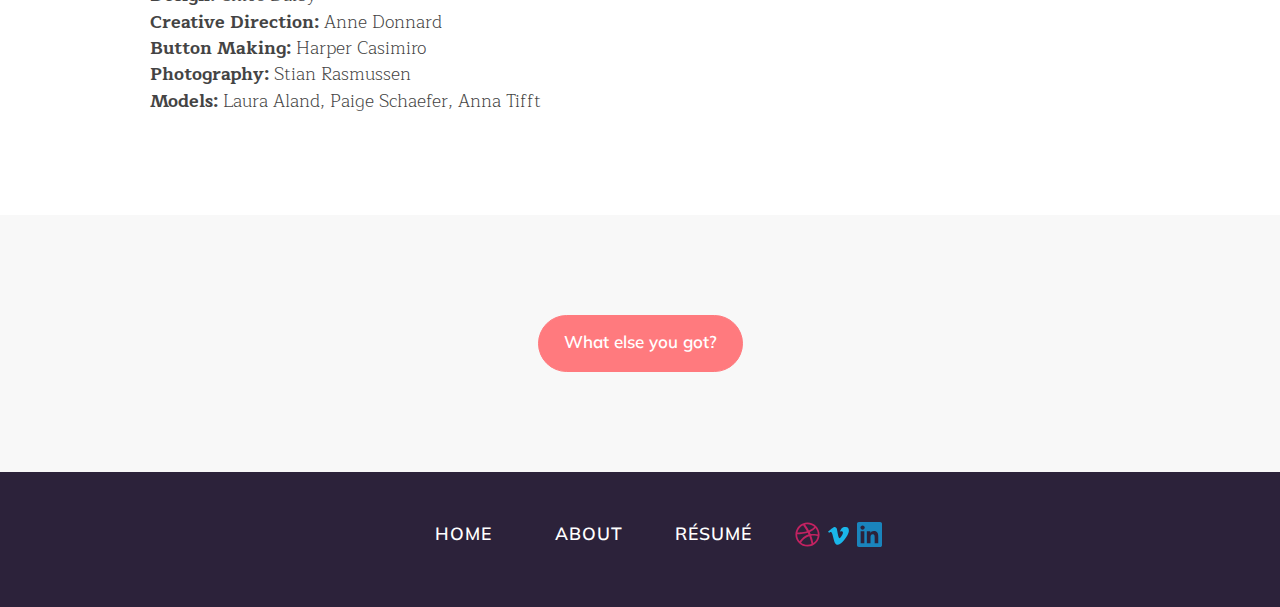
<file: inkling-picnic-15.html>
<!DOCTYPE html>

<html lang="en">
<head>
    <meta content="text/html; charset=utf-8" http-equiv="Content-Type">
    <!-- Enable responsiveness on mobile devices-->
    <meta content="width=device-width, initial-scale=1.0, maximum-scale=1"
    name="viewport">

    <title>Chloë Dalby</title>
    <!-- CSS -->
    <link href="./css/main.css" rel="stylesheet" type="text/css">
    <link href='https://fonts.googleapis.com/css?family=Muli:400,400italic'
    rel='stylesheet' type='text/css'>
    <link href="https://fonts.googleapis.com/css?family=Maitree" rel=
    "stylesheet">
    <meta content="summary" name="twitter:card">
    <meta content="@ryethoughts" name="twitter:site">
    <meta content="Chloë Dalby" name="twitter:title">
    <meta content="A multi-tool designer in digital and analog media" name=
    "twitter:description">
    <meta content="http://chloedalby.com/img/avatar.gif" name="twitter:image">
    <meta content="Chloë Dalby" property="og:title">
    <meta content="Website" property="og:type">
    <meta content="http://chloedalby.com/img/avatar.gif" property="og:image">
    <meta content="http://chloedalby.com/" property="og:url">
    <meta content="A multi-tool designer in digital and analog media" property=
    "og:description">
    <meta content="Chloë Dalby" property="og:site_name">
    <meta content="en_US" property="og:locale">
    <meta content="Chloë Dalby" property="article:author">
    <!--Favicon-->
    <link rel="shortcut icon" href="/favicon.ico" type="image/x-icon" />
</head>

<body>
    <div class="menu-container">
        <div class="nav-avatar">
            <a href="index.html"><img src="img/avatar.gif"></a>
        </div>
    </div>


    <div class="full-bleed">
        <div class="hero hero-fun-4 border">
        </div>
    </div>


    <div class="content-extra-large bg-light-gray">
        <div>
            <h2 class="text-center mb2">Inkling Summer Picnic 2015</h2>
        </div>


        <div class="mb2">
            <h3 class="text-left">Summary:</h3>


            <p>In 2015, the Inkling Summer Picnic was set to
            take place at the Shoreline Aquatic Center in Mountain View. We
            wanted the look and feel of the event to be bright, light, and
            summery—an idyllic day at the lake. To help make the picnic fun and
            unforgettable, I helped define the theme and design kit to guide
            the visual direction of the event.</p>
        </div>


        <div>
            <h3 class="text-left">Deliverables:</h3>


            <ul>
                <li>Illustrations</li>


                <li>Button swag</li>


                <li>Invitation</li>
            </ul>
        </div>
    </div>


    <div class="content-extra-large bg-white full-bleed pb0"><img class=
    "center one-half max-500 mb2" src="img/picnic-15-palette.svg"> <img src=
    "img/button-invitation.jpg"></div>


    <div class="content-extra-large bg-light-gray">
        <div class="grid grid-gutters grid-full">
            <div class="grid-cell center"><img src="img/button-grid-1.png">
            </div>


            <div class="grid-cell center"><img src="img/button-grid-2.png">
            </div>
        </div>
    </div>


    <div class="content-extra-large bg-white full-bleed pt0 pb0">
        <div class="grid grid-gutters-large grid-full mb0">
            <div class="grid-cell center"><img src=
            "img/button-photo-grid-1.jpg">
            </div>


            <div class="grid-cell center"><img src=
            "img/button-photo-grid-2.jpg">
            </div>
        </div>
    </div>


    <div class="content-extra-large bg-white">
        <div>
            <h3 class="text-left">Credits:</h3>
            <p class="mb0"><b>Design:</b> Chloë Dalby<br>
            <b>Creative Direction:</b> Anne Donnard<br>
            <b>Button Making:</b> Harper Casimiro<br>
            <b>Photography:</b> Stian Rasmussen<br>
            <b>Models:</b> Laura Aland, Paige Schaefer, Anna Tifft<br></p>
        </div>
    </div>
    
     <div class="content-extra-large bg-light-gray">
        <div class="text-center">
            <a class="button button-pink rounded-corners" href="index.html#work">What else you got?</a>
        </div>
    </div>

    <footer>
        <div class="content-small bg-deep-purp">
            <div class="grid grid-gutters grid-full max-500 footer mb0">
                <div class="grid-cell">
                    <h3 class="white text-center"><a class=
                    "link-inline-reverse" href=
                    "http://www.chloedalby.com">Home</a>
                    </h3>
                </div>


                <div class="grid-cell">
                    <h3 class="white text-center"><a class=
                    "link-inline-reverse" href=
                    "http://www.chloedalby.com/about">About</a>
                    </h3>
                </div>


                <div class="grid-cell">
                    <h3 class="white text-center"><a class=
                    "link-inline-reverse" href=
                    "https://www.dropbox.com/s/kjav4clgzis90k5/chloe_dalby_resume.pdf?dl=0">Résumé</a>
                    </h3>
                </div>


                 <div class="grid-cell text-center">
                    <a href="https://dribbble.com/chloedalby"><img class=
                    "social-icon" src=
                    "img/logo-dribbble.svg"></a>
                    <a href=
                    "https://vimeo.com/chloedalby"><img class="social-icon"
                    src=
                    "img/logo-vimeo.svg"></a>
                    <a href=
                    "https://www.linkedin.com/in/chloe-dalby-1a24883a"><img class="social-icon"
                    src=
                    "img/logo-linkedin.svg"></a>
                </div>
            </div>
        </div>
    </footer>
</body>
</html>
</file>
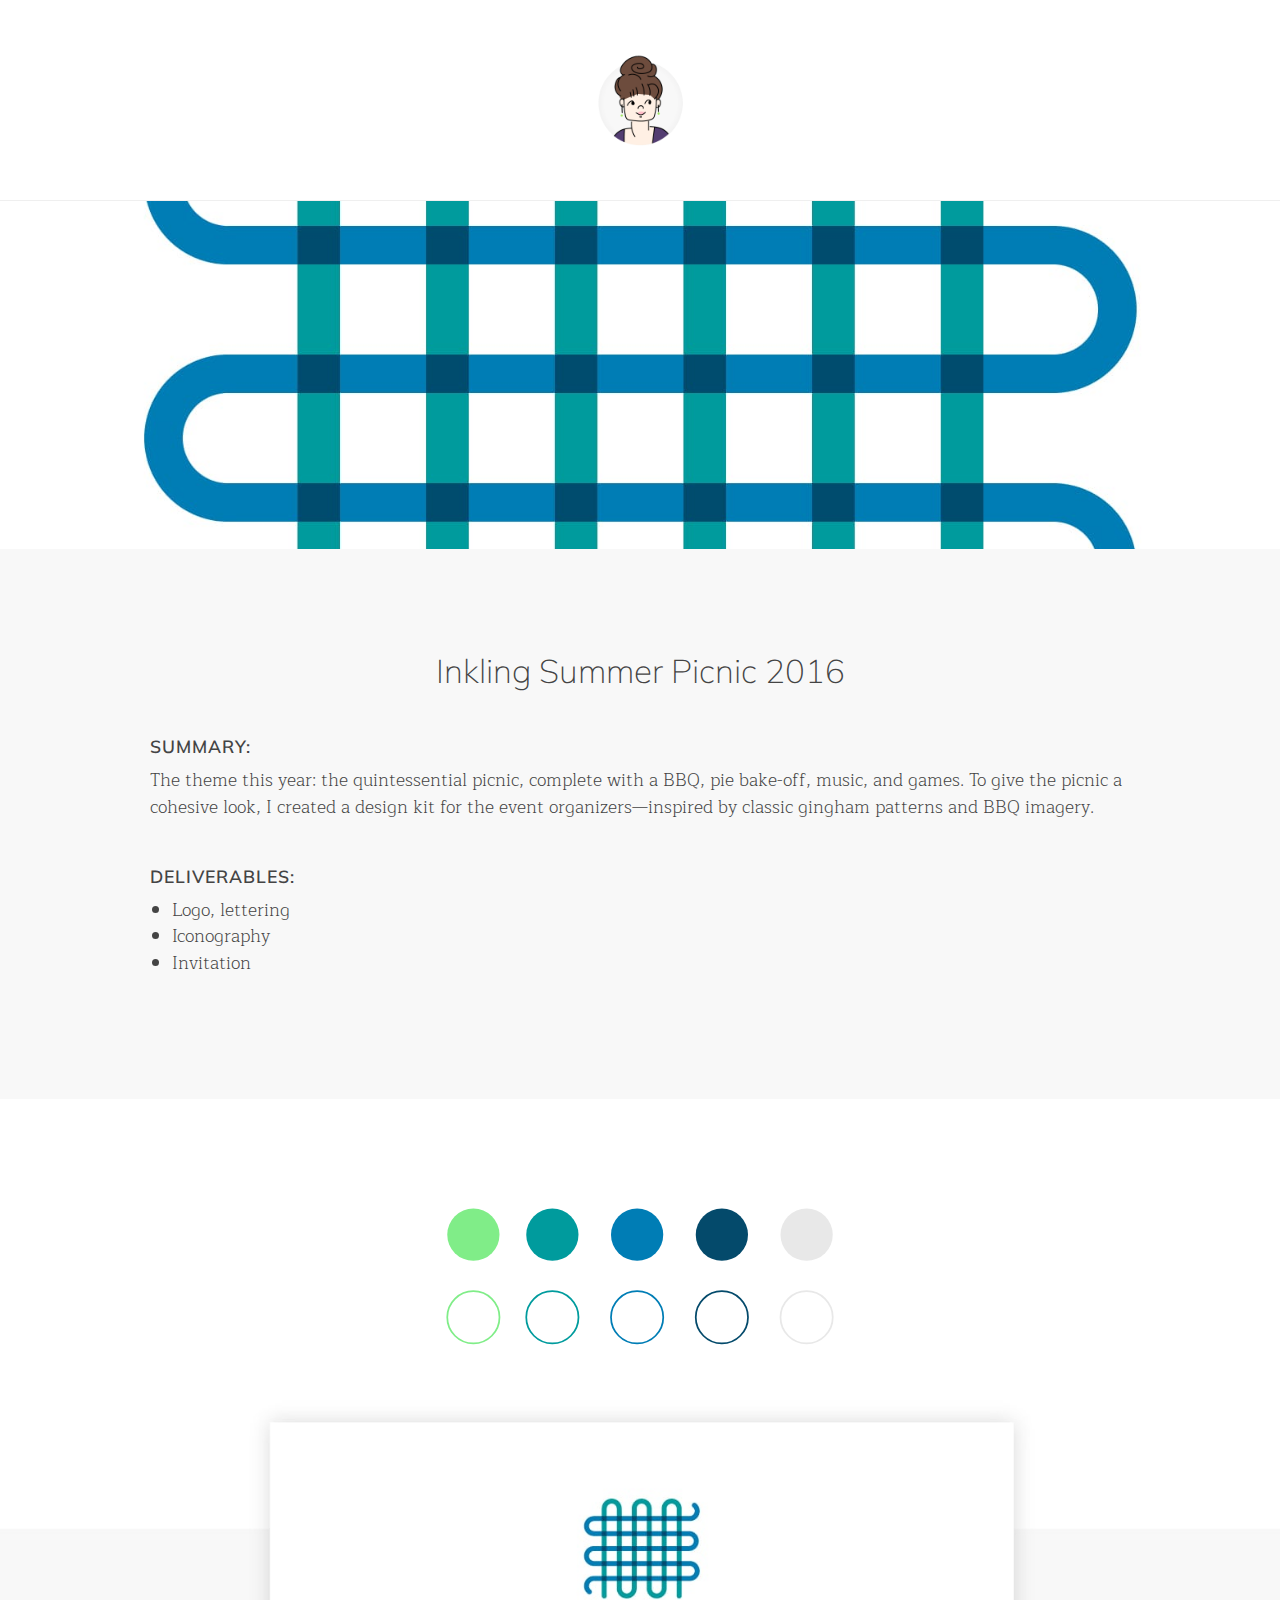
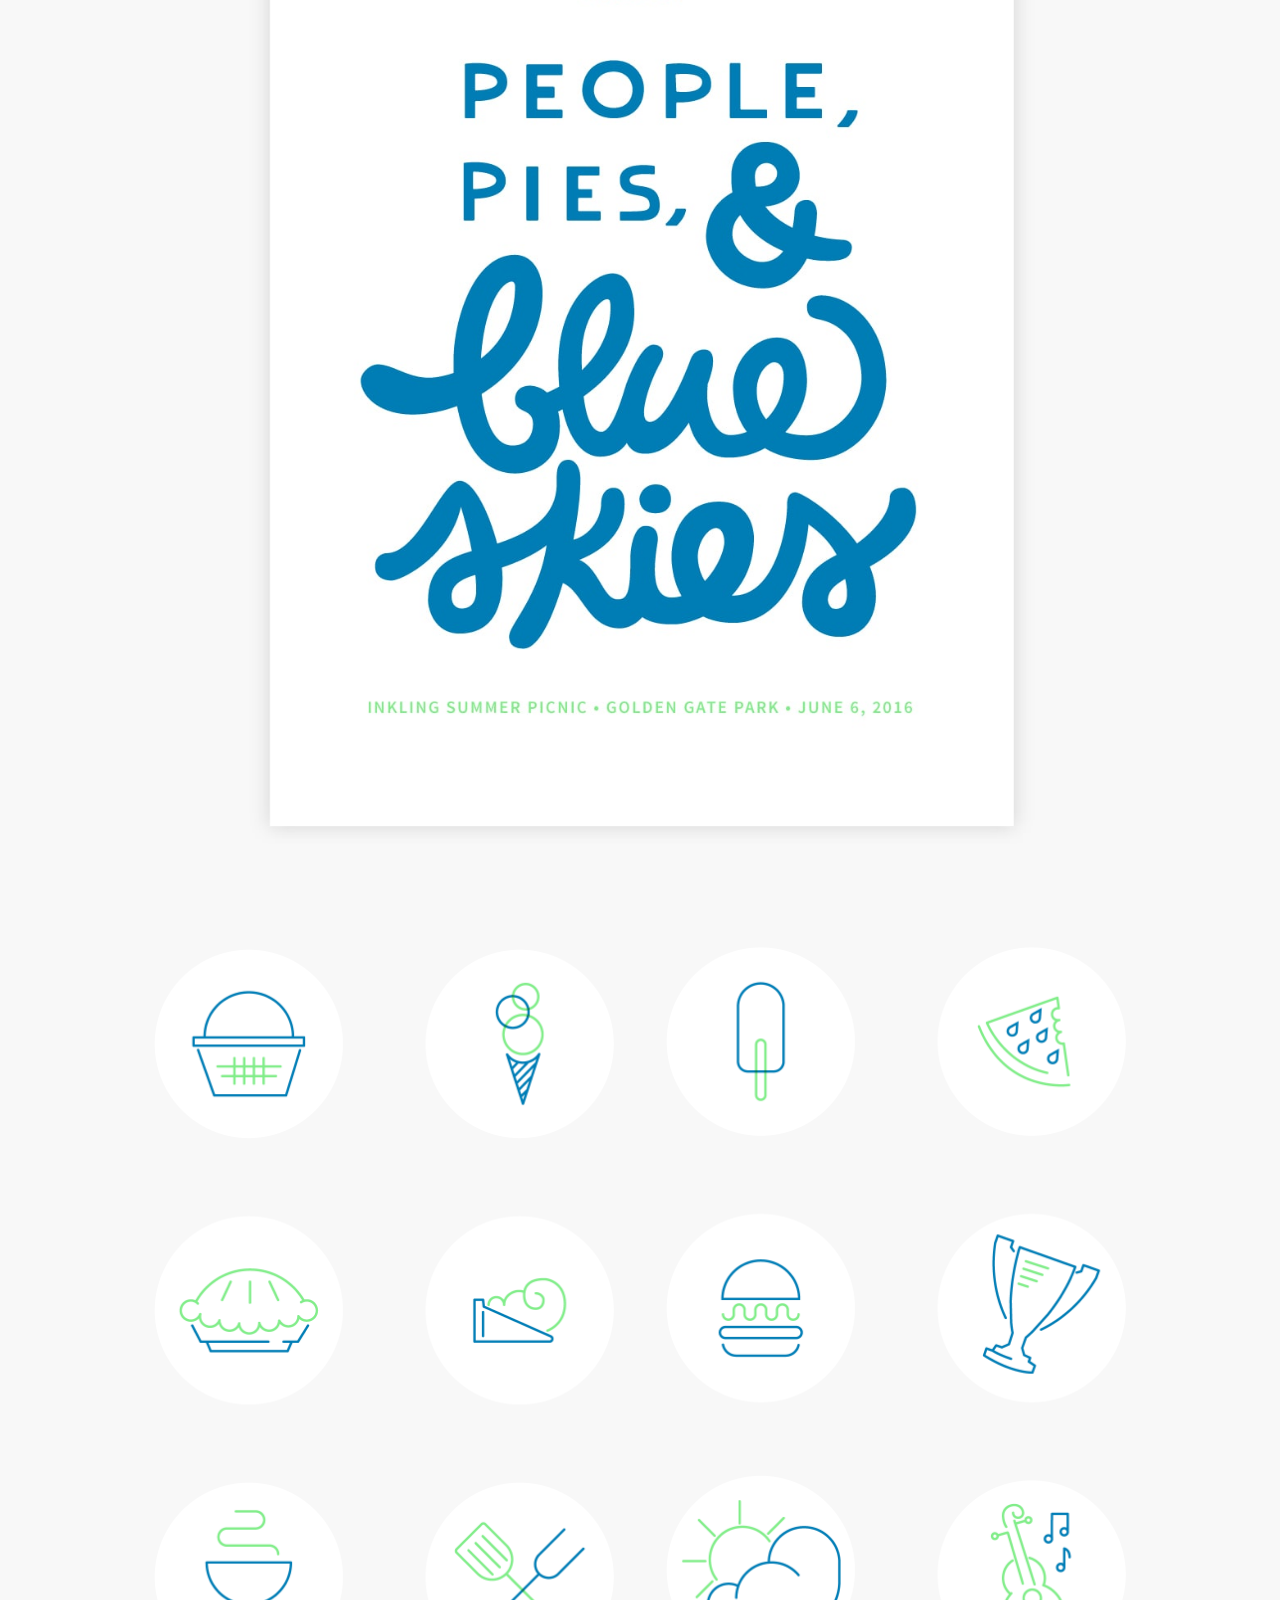
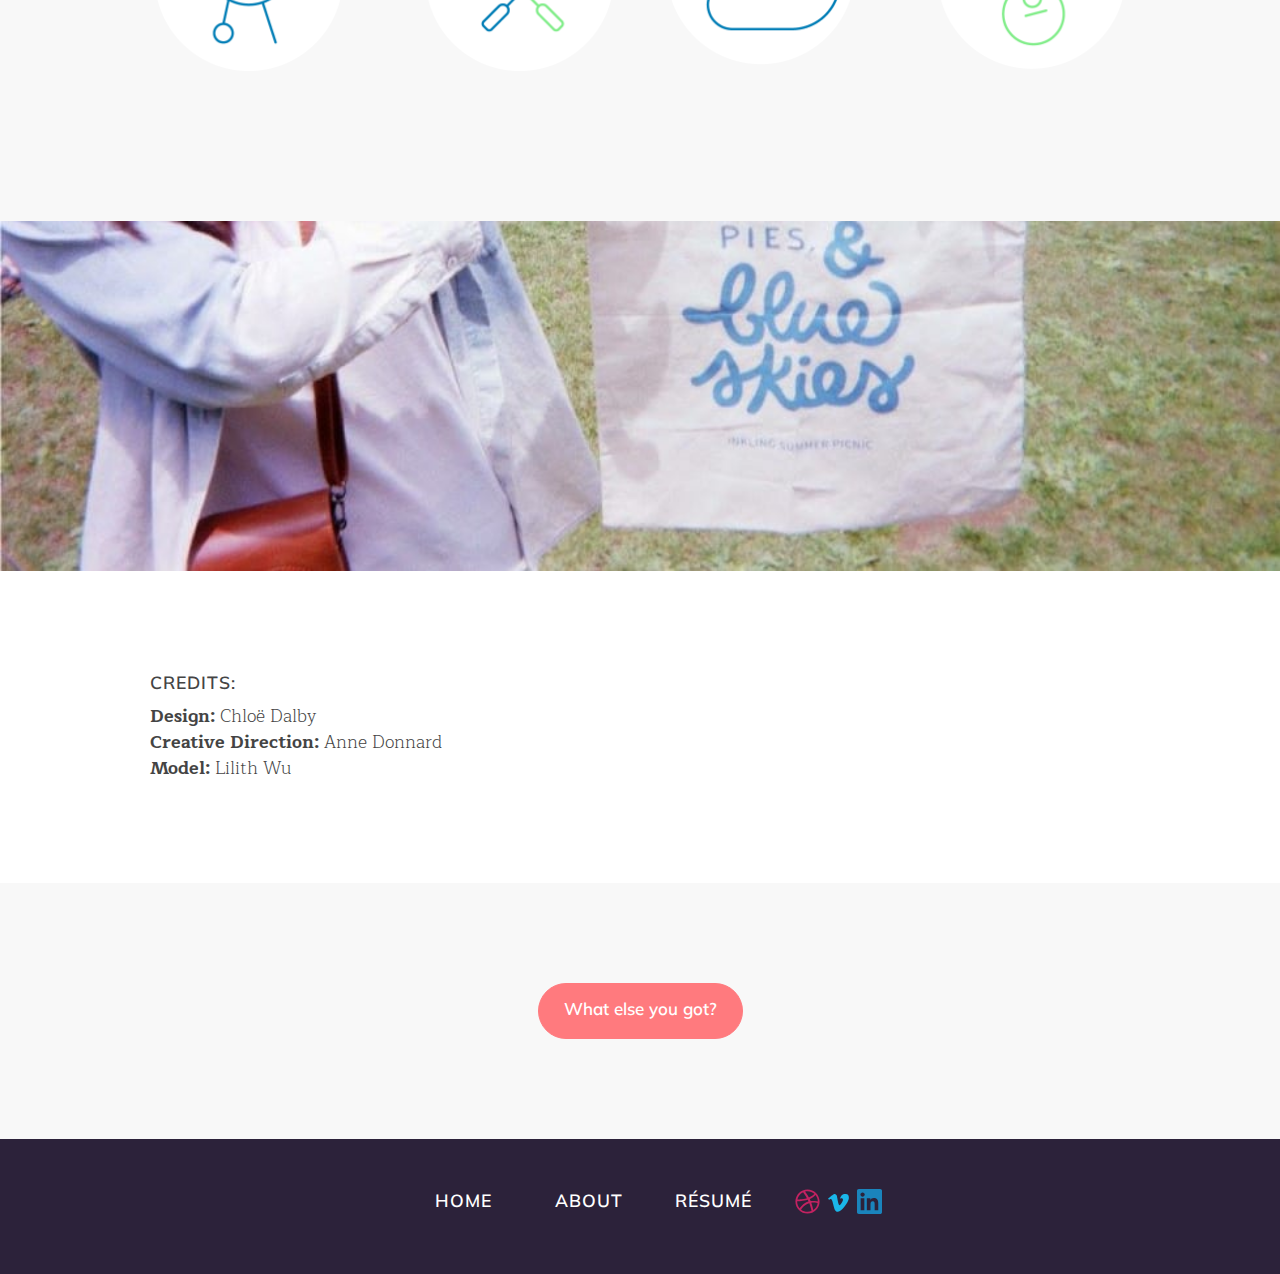
<file: inkling-picnic-16.html>
<!DOCTYPE html>

<html lang="en">
<head>
    <meta content="text/html; charset=utf-8" http-equiv="Content-Type">
    <!-- Enable responsiveness on mobile devices-->
    <meta content="width=device-width, initial-scale=1.0, maximum-scale=1"
    name="viewport">

    <title>Chloë Dalby</title>
    <!-- CSS -->
    <link href="./css/main.css" rel="stylesheet" type="text/css">
    <link href='https://fonts.googleapis.com/css?family=Muli:400,400italic'
    rel='stylesheet' type='text/css'>
    <link href="https://fonts.googleapis.com/css?family=Maitree" rel=
    "stylesheet">
    <meta content="summary" name="twitter:card">
    <meta content="@ryethoughts" name="twitter:site">
    <meta content="Chloë Dalby" name="twitter:title">
    <meta content="A multi-tool designer in digital and analog media" name=
    "twitter:description">
    <meta content="http://chloedalby.com/img/avatar.gif" name="twitter:image">
    <meta content="Chloë Dalby" property="og:title">
    <meta content="Website" property="og:type">
    <meta content="http://chloedalby.com/img/avatar.gif" property="og:image">
    <meta content="http://chloedalby.com/" property="og:url">
    <meta content="A multi-tool designer in digital and analog media" property=
    "og:description">
    <meta content="Chloë Dalby" property="og:site_name">
    <meta content="en_US" property="og:locale">
    <meta content="Chloë Dalby" property="article:author">
    <!--Favicon-->
    <link rel="shortcut icon" href="/favicon.ico" type="image/x-icon" />
</head>

<body>
    <div class="menu-container">
        <div class="nav-avatar">
            <a href="index.html"><img src="img/avatar.gif"></a>
        </div>
    </div>


    <div class="full-bleed">
        <div class="hero hero-fun-5 border">
        </div>
    </div>


    <div class="content-extra-large bg-light-gray">
        <div>
            <h2 class="text-center mb2">Inkling Summer Picnic 2016</h2>
        </div>


        <div class="mb2">
            <h3 class="text-left">Summary:</h3>


            <p>The theme this year: the quintessential
            picnic, complete with a BBQ, pie bake-off, music, and games. To
            give the picnic a cohesive look, I created a design kit for the
            event organizers—inspired by classic gingham patterns and BBQ
            imagery.</p>
        </div>


        <div>
            <h3 class="text-left">Deliverables:</h3>


            <ul>
                <li>Logo, lettering</li>


                <li>Iconography</li>


                <li>Invitation</li>
            </ul>
        </div>
    </div>


    <div class="content-extra-large bg-white full-bleed pb0"><img class=
    "center one-half max-500 mb2" src="img/picnic-16-palette.svg"> <img src=
    "img/gingham-invitation.jpg"></div>


    <div class="content-extra-large bg-light-gray">
        <div class="grid grid-gutters-med grid-full">
            <div class="grid-cell center"><img src="img/gingham-icons-1.png">
            </div>


            <div class="grid-cell center"><img src="img/gingham-icons-2.png">
            </div>
        </div>
    </div>


    <div class="full-bleed">
        <div class="hero hero-fun-6">
        </div>
    </div>


    <div class="content-extra-large bg-white">
        <div>
            <h3 class="text-left">Credits:</h3>
            <p class="mb0"><b>Design:</b> Chloë Dalby<br>
            <b>Creative Direction:</b> Anne Donnard<br>
            <b>Model:</b> Lilith Wu<br></p>
        </div>
    </div>
    <div class="content-extra-large bg-light-gray">
        <div class="text-center">
            <a class="button button-pink rounded-corners" href="index.html#work">What else you got?</a>
        </div>
    </div>


    <footer>
        <div class="content-small bg-deep-purp">
            <div class="grid grid-gutters grid-full max-500 footer mb0">
                <div class="grid-cell">
                    <h3 class="white text-center"><a class=
                    "link-inline-reverse" href=
                    "http://www.chloedalby.com">Home</a>
                    </h3>
                </div>


                <div class="grid-cell">
                    <h3 class="white text-center"><a class=
                    "link-inline-reverse" href=
                    "http://www.chloedalby.com/about">About</a>
                    </h3>
                </div>


                <div class="grid-cell">
                    <h3 class="white text-center"><a class=
                    "link-inline-reverse" href=
                    "https://www.dropbox.com/s/kjav4clgzis90k5/chloe_dalby_resume.pdf?dl=0">Résumé</a>
                    </h3>
                </div>


                 <div class="grid-cell text-center">
                    <a href="https://dribbble.com/chloedalby"><img class=
                    "social-icon" src=
                    "img/logo-dribbble.svg"></a>
                    <a href=
                    "https://vimeo.com/chloedalby"><img class="social-icon"
                    src=
                    "img/logo-vimeo.svg"></a>
                    <a href=
                    "https://www.linkedin.com/in/chloe-dalby-1a24883a"><img class="social-icon"
                    src=
                    "img/logo-linkedin.svg"></a>
                </div>
            </div>
        </div>
    </footer>
</body>
</html>
</file>
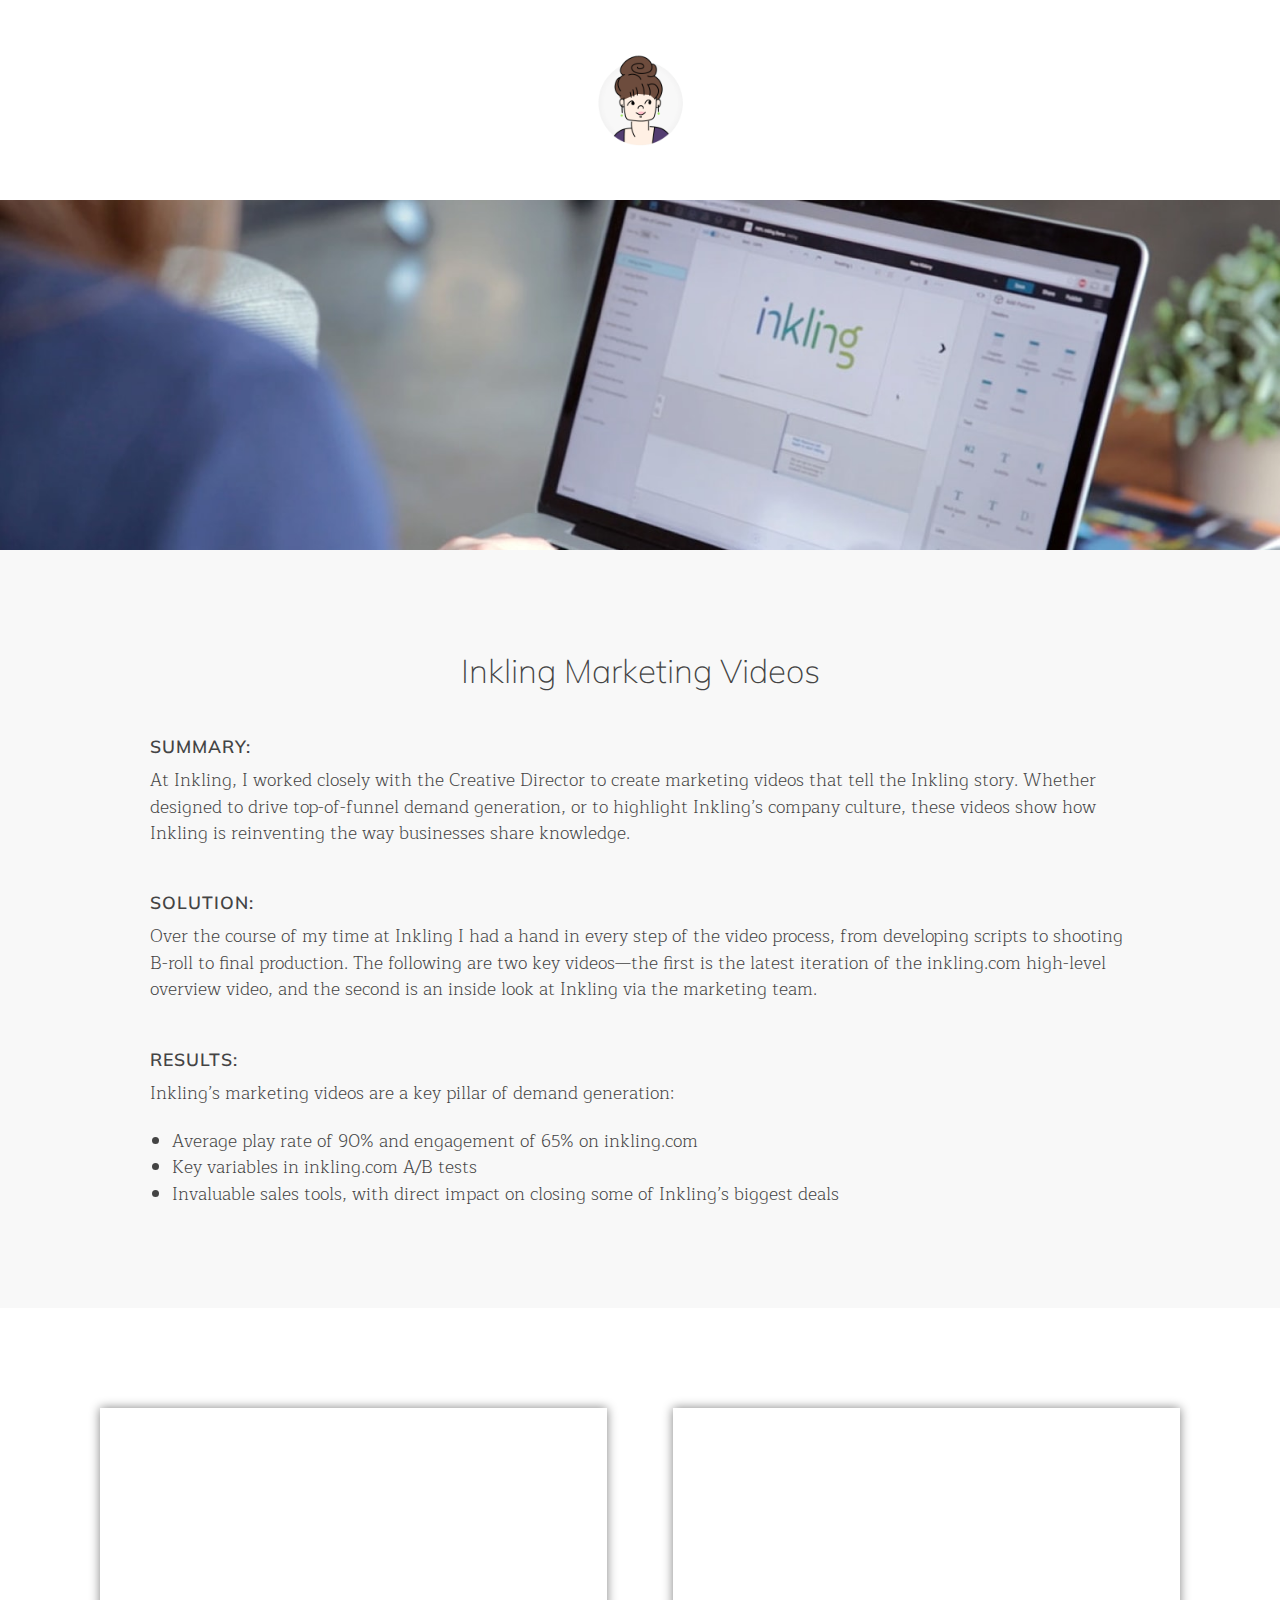
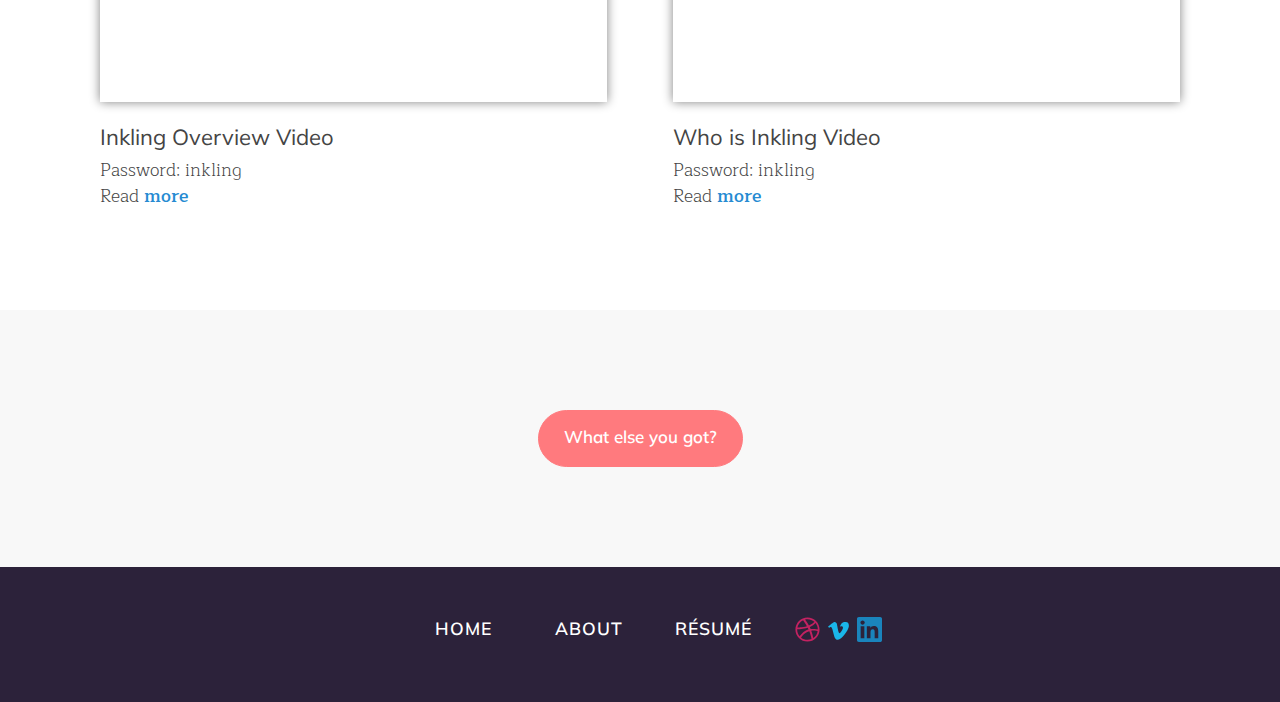
<file: inkling-videos.html>
<!DOCTYPE html>
<html lang="en"><head>
    <meta content="text/html; charset=utf-8" http-equiv="Content-Type">
    <!-- Enable responsiveness on mobile devices-->
    <meta content="width=device-width, initial-scale=1.0, maximum-scale=1"
    name="viewport">

    <title>Chloë Dalby</title>
    <!-- CSS -->
    <link href="./css/main.css" rel="stylesheet" type="text/css">
    <link href='https://fonts.googleapis.com/css?family=Muli:400,400italic'
    rel='stylesheet' type='text/css'>
    <link href="https://fonts.googleapis.com/css?family=Maitree" rel=
    "stylesheet">
    <meta content="summary" name="twitter:card">
    <meta content="@ryethoughts" name="twitter:site">
    <meta content="Chloë Dalby" name="twitter:title">
    <meta content="A multi-tool designer in digital and analog media" name=
    "twitter:description">
    <meta content="http://chloedalby.com/img/avatar.gif" name="twitter:image">
    <meta content="Chloë Dalby" property="og:title">
    <meta content="Website" property="og:type">
    <meta content="http://chloedalby.com/img/avatar.gif" property="og:image">
    <meta content="http://chloedalby.com/" property="og:url">
    <meta content="A multi-tool designer in digital and analog media" property=
    "og:description">
    <meta content="Chloë Dalby" property="og:site_name">
    <meta content="en_US" property="og:locale">
    <meta content="Chloë Dalby" property="article:author">
    <!--Favicon-->
    <link rel="shortcut icon" href="/favicon.ico" type="image/x-icon" />
</head>

<body>
<div class="menu-container">
  <div class="nav-avatar">
    <a href="index.html">
    <img src="img/avatar.gif">
    </a>
  </div>
</div>

<div class="full-bleed">
  <div class="hero hero-video-1">
  </div>
</div>

<div class="content-extra-large bg-light-gray">
    <div>
      <h2 class="text-center mb2">Inkling Marketing Videos</h2>
      </div>
    
<div class="mb2">
  <h3 class="text-left">Summary:</h3>
  <p>At Inkling, I worked closely with the Creative Director to create marketing videos that tell the Inkling story. Whether designed to drive top-of-funnel demand generation, or to highlight Inkling’s company culture, these videos show how Inkling is reinventing the way businesses share knowledge.</p>
</div>
<div class="mb2">
  <h3 class="text-left">Solution:</h3>
  <p>Over the course of my time at Inkling I had a hand in every step of the video process, from developing scripts to shooting B-roll to final production. The following are two key videos—the first is the latest iteration of the inkling.com high-level overview video, and the second is an inside look at Inkling via the marketing team.</p>
</div>
<div>
    <h3 class="text-left">Results:</h3>
              <p>Inkling’s marketing videos are a key pillar of demand generation:
<ul class="mb0">
  <li>Average play rate of 90% and engagement of 65% on inkling.com</li>
  <li>Key variables in inkling.com A/B tests</li>
  <li>Invaluable sales tools, with direct impact on closing some of Inkling’s biggest deals</li>
</ul>
</div>
</div>

<div class="bg-white content">
 <div class="grid grid-gutters-large grid-full mb0">
    <div class="grid-cell-mid center">
      <div class="video-wrapper two-up-vid mb1">
      <iframe src="https://player.vimeo.com/video/171449181?title=0&byline=0&portrait=0" width="800" height="450" frameborder="0" allowfullscreen="allowfullscreen" id="player0"></iframe>
      </div> 
      <h4 class="mt1">Inkling Overview Video</h4>
    <p class = "mb0">Password: inkling</p>
      <p class="mb0">Read <a href="inkling-overview-video.html" class="link-inline">more</a></p>

    </div>

    <div class="grid-cell-mid center m-mb2">
      <div class="video-wrapper two-up-vid mb1">
      <iframe src="https://player.vimeo.com/video/171447893?title=0&byline=0&portrait=0" frameborder="0" allowfullscreen="allowfullscreen" id="player0"></iframe>
    </div>
    <h4 class="mt1">Who is Inkling Video</h4>
        <p class = "mb0">Password: inkling</p>
      <p class="mb0">Read <a href="inkling-aai-video.html" class="link-inline">more</a></p>
    </div>
  </div>
</div>
<div class="content-extra-large bg-light-gray">
<div class="text-center">
  <a class="button button-pink rounded-corners" href="index.html#work">What else you got?</a>
</div>
</div>

    <footer>
        <div class="content-small bg-deep-purp">
            <div class="grid grid-gutters grid-full max-500 footer mb0">
                <div class="grid-cell">
                    <h3 class="white text-center"><a class=
                    "link-inline-reverse" href=
                    "http://www.chloedalby.com">Home</a>
                    </h3>
                </div>


                <div class="grid-cell">
                    <h3 class="white text-center"><a class=
                    "link-inline-reverse" href=
                    "http://www.chloedalby.com/about">About</a>
                    </h3>
                </div>


                <div class="grid-cell">
                    <h3 class="white text-center"><a class=
                    "link-inline-reverse" href=
                    "https://www.dropbox.com/s/kjav4clgzis90k5/chloe_dalby_resume.pdf?dl=0">Résumé</a>
                    </h3>
                </div>


                 <div class="grid-cell text-center">
                    <a href="https://dribbble.com/chloedalby"><img class=
                    "social-icon" src=
                    "img/logo-dribbble.svg"></a>
                    <a href=
                    "https://vimeo.com/chloedalby"><img class="social-icon"
                    src=
                    "img/logo-vimeo.svg"></a>
                    <a href=
                    "https://www.linkedin.com/in/chloe-dalby-1a24883a"><img class="social-icon"
                    src=
                    "img/logo-linkedin.svg"></a>
                </div>
            </div>
        </div>
    </footer>

</body>
</html>
</file>
<file: css/main.css>
/*--------------------------------------------------------------------
 * chloedalby.com
 *------------------------------------------------------------------*/
/*--------------------------------------------------------------------
 * Reset
 *------------------------------------------------------------------*/
a, abbr, acronym, address, applet, article, aside, audio,
b, big, blockquote, body, canvas, caption, center, cite,
code, dd, del, details, dfn, dl, dt, em, embed, fieldset,
figcaption, figure, footer, form, h1, h2, h3, h4, h5, h6,
header, hgroup, html, i, iframe, img, ins, input, kbd, label,
legend, li, mark, menu, nav, object, ol, output, p, pre,
q, ruby, s, samp, section, small, span, strike, strong, sub,
summary, sup, table, tbody, td, textarea, tfoot, th, thead, time,
tr, tt, u, ul, var, video, :before, :after, div, section {
  margin: 0;
  padding: 0;
  border: 0;
  font-size: 100%;
  font: inherit;
  vertical-align: baseline;
  box-sizing: border-box; }

img {
  width: 100%; }

/*--------------------------------------------------------------------
 * Settings - Variables for project
 *------------------------------------------------------------------*/
.serif {
  font-family: "Maitree", serif; }

.sans {
  font-family: "Muli", sans-serif; }

/*--------------------------------------------------------------------
 * Mixins
 *------------------------------------------------------------------*/
/*--------------------------------------------------------------------
 * Grid 
 * Adapted from Darren Wong who adapted from Philip Walton 
 * http://philipwalton.github.io/solved-by-flexbox/
 *------------------------------------------------------------------*/
.grid {
  display: -webkit-box;
  display: -webkit-flex;
  display: -ms-flexbox;
  display: flex;
  -webkit-flex-wrap: wrap;
      -ms-flex-wrap: wrap;
          flex-wrap: wrap;
  list-style: none;
  margin: 0;
  padding: 0; }

.grid-cell {
  -webkit-box-flex: 1;
  -webkit-flex: 1;
      -ms-flex: 1;
          flex: 1; }

.grid-full .grid-cell {
  -webkit-box-flex: 0;
  -webkit-flex: 0 0 100%;
      -ms-flex: 0 0 100%;
          flex: 0 0 100%; }
  @media (min-width: 26em) {
    .grid-full .grid-cell {
      -webkit-box-flex: 1;
      -webkit-flex: 1;
          -ms-flex: 1;
              flex: 1; } }
.grid-full .grid-cell-mid {
  -webkit-box-flex: 0;
  -webkit-flex: 0 0 100%;
      -ms-flex: 0 0 100%;
          flex: 0 0 100%; }
  @media (min-width: 48em) {
    .grid-full .grid-cell-mid {
      -webkit-box-flex: 1;
      -webkit-flex: 1;
          -ms-flex: 1;
              flex: 1; } }
.grid-full .grid-cell-icon {
  -webkit-box-flex: 0;
  -webkit-flex: 0 0 60%;
      -ms-flex: 0 0 60%;
          flex: 0 0 60%; }
  @media (min-width: 48em) {
    .grid-full .grid-cell-icon {
      -webkit-box-flex: 1;
      -webkit-flex: 1;
          -ms-flex: 1;
              flex: 1; } }

.grid-gutters {
  margin: -1em 0 1em -1em; }
  .grid-gutters .grid-cell {
    padding: 1em 0 0 1em; }

.grid-gutters-med {
  margin: -2em 0 2em -2em; }
  .grid-gutters-med .grid-cell {
    padding: 2em 0 0 2em; }

.grid-gutters-large {
  margin: -3em 0 3em -3em; }
  .grid-gutters-large .grid-cell {
    padding: 3em 0 0 3em; }
  .grid-gutters-large .grid-cell-icon {
    padding: 3em 0 0 3em; }
  .grid-gutters-large .grid-cell-mid {
    padding: 3em 0 0 3em; }

.grid-reverse {
  -webkit-box-orient: horizontal;
  -webkit-box-direction: reverse;
  -webkit-flex-direction: row-reverse;
      -ms-flex-direction: row-reverse;
          flex-direction: row-reverse; }

.grid-start {
  -webkit-box-pack: start;
  -webkit-justify-content: flex-start;
      -ms-flex-pack: start;
          justify-content: flex-start;
  -webkit-align-self: flex-start;
      -ms-flex-item-align: start;
          align-self: flex-start; }

.grid-center {
  -webkit-box-align: center;
  -webkit-align-items: center;
      -ms-flex-align: center;
              -ms-grid-row-align: center;
          align-items: center;
  -webkit-box-pack: center;
  -webkit-justify-content: center;
      -ms-flex-pack: center;
          justify-content: center; }

.grid-end {
  -webkit-box-align: end;
  -webkit-align-items: flex-end;
      -ms-flex-align: end;
              -ms-grid-row-align: flex-end;
          align-items: flex-end;
  -webkit-box-pack: end;
  -webkit-justify-content: flex-end;
      -ms-flex-pack: end;
          justify-content: flex-end;
  -webkit-align-self: flex-end;
      -ms-flex-item-align: end;
          align-self: flex-end; }

.aligner {
  display: -webkit-box;
  display: -webkit-flex;
  display: -ms-flexbox;
  display: flex;
  -webkit-box-align: center;
  -webkit-align-items: center;
      -ms-flex-align: center;
          align-items: center;
  -webkit-box-pack: center;
  -webkit-justify-content: center;
      -ms-flex-pack: center;
          justify-content: center; }

.aligner-item {
  width: 100%; }
  @media (min-width: 68em) {
    .aligner-item {
      max-width: 50%; } }

.aligner-item--top {
  -webkit-align-self: flex-start;
      -ms-flex-item-align: start;
          align-self: flex-start; }

.aligner-item--bottom {
  -webkit-align-self: flex-end;
      -ms-flex-item-align: end;
          align-self: flex-end; }

/*--------------------------------------------------------------------
 * Nav
 *------------------------------------------------------------------*/
.footer {
  max-width: 600px; }
  @media (min-width: 26em) {
    .footer {
      margin-left: auto;
      margin-right: auto; } }
  .footer .social-icon {
    max-width: 25px;
    display: inline-block;
    cursor: pointer; }

.menu-container {
  padding: 50px; }

.nav-avatar {
  display: block;
  margin: 0 auto;
  max-width: 100px;
  border-radius: 100%; }

/*--------------------------------------------------------------------
 * Base
 *------------------------------------------------------------------*/
html {
  -webkit-font-smoothing: antialiased;
  font-size: 19px;
  line-height: 1.5; }
  @media (min-width: 35em) {
    html {
      font-size: 22px; } }

body {
  font-family: "Maitree", serif;
  font-weight: 300;
  color: #444;
  -webkit-text-size-adjust: 100%; }

.container {
  max-width: 35em;
  width: 90%;
  clear: left;
  display: block;
  margin-left: auto;
  margin-right: auto;
  padding-left: 25px;
  padding-right: 25px; }

.content {
  padding: 25px;
  padding-top: 50px; }
  @media (min-width: 26em) {
    .content {
      padding: 50px; } }
  @media (min-width: 48em) {
    .content {
      padding: 100px; } }

.content-small {
  padding: 25px; }
  @media (min-width: 26em) {
    .content-small {
      padding: 50px; } }
  @media (min-width: 35em) {
    .content-small {
      padding: 50px; } }

.content-large {
  padding: 50px; }
  @media (min-width: 26em) {
    .content-large {
      padding: 100px; } }
  @media (min-width: 48em) {
    .content-large {
      padding: 100px; } }

.content-extra-large {
  padding: 50px;
  padding-left: 25px;
  padding-right: 25px; }
  @media (min-width: 26em) {
    .content-extra-large {
      padding: 100px;
      padding-left: 100px;
      padding-right: 100px; } }
  @media (min-width: 48em) {
    .content-extra-large {
      padding: 100px;
      padding-left: 150px;
      padding-right: 150px; } }

.margin-extra-large {
  margin: 50px;
  margin-left: 25px;
  margin-right: 25px; }
  @media (min-width: 26em) {
    .margin-extra-large {
      margin: 100px;
      margin-left: 100px;
      margin-right: 100px; } }
  @media (min-width: 48em) {
    .margin-extra-large {
      margin: 100px;
      margin-left: 150px;
      margin-right: 150px; } }

.two-up p {
  margin-bottom: 0; }
.two-up div:nth-of-type(1) {
  padding: 25px; }
  @media (min-width: 26em) {
    .two-up div:nth-of-type(1) {
      padding: 100px; } }
  @media (min-width: 35em) {
    .two-up div:nth-of-type(1) {
      padding: 100px; } }
  @media (min-width: 48em) {
    .two-up div:nth-of-type(1) {
      padding-left: 150px;
      padding-right: 25px; } }
.two-up div:nth-of-type(2) {
  padding-left: 0px;
  padding-right: 0 !important; }
  @media (min-width: 35em) {
    .two-up div:nth-of-type(2) {
      padding-left: 25px;
      padding-right: 0 !important; } }

section {
  padding-top: 25px;
  padding-bottom: 25px; }
  @media (min-width: 35em) {
    section {
      padding-top: 50px;
      padding-bottom: 50px; } }

.bg-light-gray {
  background-color: #f8f8f8; }

.bg-white {
  background-color: #fff; }

.bg-deep-purp {
  background-color: #2c223a; }

/*--------------------------------------------------------------------
 * Type
 *------------------------------------------------------------------*/
h1, h2, h3, h4, h5, h6 {
  margin-bottom: .5rem;
  line-height: 1.25;
  text-rendering: optimizeLegibility;
  -webkit-font-smoothing: antialiased;
  -moz-osx-font-smoothing: grayscale;
  font-family: "Muli", sans-serif; }

h1 {
  font-size: 1.75rem; }
  @media (min-width: 35em) {
    h1 {
      font-size: 2rem; } }

h2 {
  font-weight: 100;
  font-size: 1.25rem; }
  @media (min-width: 35em) {
    h2 {
      font-size: 1.5rem; } }

h3 {
  font-size: .8rem;
  font-weight: 600;
  text-transform: uppercase;
  letter-spacing: 1px;
  text-align: center; }

h4 {
  font-size: 1rem;
  font-weight: 400;
  margin-bottom: 6.25px; }

h5 {
  font-size: 1rem;
  font-weight: 600; }

h6 {
  font-size: .75rem;
  text-transform: uppercase;
  letter-spacing: 2px;
  font-weight: 600; }

p {
  margin-bottom: 1rem;
  font-family: "Maitree", serif;
  font-size: .9rem; }
  @media (min-width: 35em) {
    p {
      font-size: .8rem; } }

a {
  text-decoration: none; }

.large-type {
  font-size: 2rem; }
  @media (min-width: 35em) {
    .large-type {
      font-size: 4rem; } }

.small-type {
  font-size: .8rem; }
  @media (min-width: 35em) {
    .small-type {
      font-size: .7rem; } }

.text-center {
  text-align: center; }

.text-left {
  text-align: left; }

strong {
  color: #444; }

em {
  font-style: italic; }

b, .bold {
  font-weight: 700; }

hr {
  position: relative;
  margin: 1rem 0;
  border: 0;
  border-top: 1px solid #eee; }

ul, ol {
  margin-left: 1rem;
  margin-bottom: 1rem; }

li {
  font-size: .9rem; }
  @media (min-width: 35em) {
    li {
      font-size: .8rem; } }

small {
  font-size: .75rem; }

blockquote {
  font-size: 1.2rem;
  line-height: 1.4;
  text-align: center;
  text-indent: -0.5em;
  color: #0074D9; }
  @media (min-width: 35em) {
    blockquote {
      font-size: 2rem; } }
  blockquote:before {
    content: '\201C';
    color: #0074D9;
    display: block;
    text-indent: 0;
    font-size: 2rem;
    margin-bottom: -1rem; }
    @media (min-width: 35em) {
      blockquote:before {
        font-size: 3rem; } }

.link-text {
  color: #268bd2; }
  .link-text:visited {
    color: #268bd2; }

.white {
  color: #fff; }

.project-title {
  font-size: 1em;
  font-family: "Muli", sans-serif;
  text-align: center;
  color: #fff; }

.project-description {
  font-family: "Maitree", sans-serif;
  text-align: center;
  color: #fff;
  font-size: 0.75rem; }

.link-inline {
  position: relative;
  display: inline;
  outline: none;
  text-decoration: none;
  font-weight: 600;
  color: #268bd2; }
  .link-inline:after {
    position: absolute;
    bottom: 0;
    left: 0;
    width: 0%;
    height: 1px;
    content: '';
    background: #73c5ff;
    -webkit-transition: trans-prefix(width, 0.3s ease, webkit);
    -webkit-transition: width 0.3s ease;
    transition: width 0.3s ease; }
  .link-inline:hover:after {
    width: 100%; }

.link-inline-reverse {
  position: relative;
  display: inline;
  outline: none;
  text-decoration: none;
  color: #fff; }
  .link-inline-reverse:after {
    position: absolute;
    bottom: 0;
    left: 0;
    width: 0%;
    height: 1px;
    content: '';
    background: #fff;
    -webkit-transition: trans-prefix(width, 0.3s ease, webkit);
    -webkit-transition: width 0.3s ease;
    transition: width 0.3s ease; }
  .link-inline-reverse:hover:after {
    width: 100%; }

.button {
  padding: 12.5px 25px 16.6666666667px;
  border-radius: 4px;
  text-decoration: none;
  font-family: "Muli", sans-serif;
  font-size: 17px;
  font-weight: 600;
  display: inline-block; }

.button-pink {
  background-color: #ff7a7e;
  border: 1px solid #ff7a7e;
  color: #fff; }
  .button-pink:hover {
    background-color: #fff;
    color: #ff7a7e; }

/*--------------------------------------------------------------------
 * Helper
 *------------------------------------------------------------------*/
.full-bleed {
  width: 100%;
  max-width: 100%;
  margin: 0;
  padding-left: 0;
  padding-right: 0; }

@media (min-width: 48em) {
  .bleed-padding {
    padding-left: 150px;
    padding-right: 150px; } }

.push-right {
  padding-left: 25px;
  padding-right: 25px; }
  @media (min-width: 48em) {
    .push-right {
      padding-right: 150px; } }

.push-left {
  padding: 50px;
  padding-left: 25px;
  padding-right: 25px;
  padding-top: 0; }
  @media (min-width: 26em) {
    .push-left {
      padding: 100px;
      padding-left: 100px;
      padding-right: 100px; } }
  @media (min-width: 48em) {
    .push-left {
      padding: 100px;
      padding-left: 150px;
      padding-right: 150px; } }
  @media (min-width: 48em) {
    .push-left {
      padding: 0 0 0 150px; } }

.center {
  margin-left: auto;
  margin-right: auto;
  display: block; }

.vertical-align {
  position: relative;
  top: 50%;
  -webkit-transform: translateY(-50%);
          transform: translateY(-50%); }

.p-25 {
  padding: 25px; }

.p-50 {
  padding: 50px; }

.p-100 {
  padding: 100px; }

.pt0 {
  padding-top: 0 !important; }

.pt1 {
  padding-top: 50px; }

.pb0 {
  padding-bottom: 0; }

.pb1 {
  padding-bottom: 50px; }

.m0 {
  margin: 0; }

.mt1 {
  margin-top: 1rem; }

.mt-1 {
  margin-top: -1rem; }

.mb1 {
  margin-bottom: 1rem; }

.mb2 {
  margin-bottom: 2rem; }

.mb3 {
  margin-bottom: 3rem; }

.m-mb2 {
  margin-bottom: 2rem; }
  @media (min-width: 35em) {
    .m-mb2 {
      margin-bottom: 0; } }

.mb0 {
  margin-bottom: 0; }

.mt0 {
  margin-top: 0; }

.mr0 {
  margin-right: 0; }

.m-p2 {
  padding: 50px; }

.one-half {
  width: 80%; }
  @media (min-width: 48em) {
    .one-half {
      width: 50%; } }

.one-third {
  width: 80%; }
  @media (min-width: 48em) {
    .one-third {
      width: 33%; } }

.two-thirds {
  width: 80%; }
  @media (min-width: 26em) {
    .two-thirds {
      width: 66%; } }

.one-fourth {
  width: 80%; }
  @media (min-width: 48em) {
    .one-fourth {
      width: 25%; } }

.three-fourths {
  width: 80%; }
  @media (min-width: 48em) {
    .three-fourths {
      width: 75%; } }

@media (min-width: 26em) {
  .mobile {
    display: none; } }

/*--------------------------------------------------------------------
 * Images
 *------------------------------------------------------------------*/
img {
  display: block; }

.circle-portrait {
  border-radius: 300px;
  max-height: 350px;
  max-width: 350px;
  margin: 0 auto;
  margin-bottom: 25px; }
  .circle-portrait.photo {
    max-height: 300px;
    max-width: 300px; }

.hero {
  background-position: center;
  background-size: cover;
  min-height: 200px; }
  @media (min-width: 26em) {
    .hero {
      min-height: 350px; } }
  @media (min-width: 68em) {
    .hero.contain {
      background-size: contain; } }

.hero-placeholder {
  background-image: url("http://placehold.it/150x150"); }

.hero-axis-1 {
  background-image: url("../img/axis-bg-1.jpg"); }

.hero-axis-2 {
  background-image: url("../img/axis-bg-2.jpg"); }

.hero-axis-3 {
  background-image: url("../img/inkling-axis.gif"); }

.hero-axis-4 {
  background-image: url("../img/axis-bg-4.jpg");
  background-position: left; }

.hero-video-1 {
  background-image: url("../img/video-bg-1.jpg"); }

.hero-video-2 {
  background-image: url("../img/video-bg-2.jpg");
  border-top: 1px solid #efefef;
  background-size: 130%; }
  @media (min-width: 26em) {
    .hero-video-2 {
      background-size: cover; } }

.hero-video-3 {
  background-image: url("../img/video-bg-3.jpg");
  border-top: 1px solid #efefef;
  border-bottom: 1px solid #efefef; }

.hero-video-4 {
  background-image: url("../img/aai-video-bg-1.jpg");
  background-position: left; }
  @media (min-width: 26em) {
    .hero-video-4 {
      background-position: top; } }

.hero-video-5 {
  background-image: url("../img/aai-video-bg-2.jpg");
  background-position: left; }

.hero-video-6 {
  background-image: url("../img/aai-video-bg-3.jpg");
  background-position: left;
  min-height: 200px; }
  @media (min-width: 26em) {
    .hero-video-6 {
      min-height: 400px; } }

.hero-content-1 {
  background-image: url("../img/content-bg-1.jpg");
  background-position: center; }

.hero-content-2 {
  background-image: url("../img/content-bg-2.jpg");
  background-position: bottom;
  background-size: 100%; }

.hero-fun-1 {
  background-image: url("../img/fun-bg-1.jpg");
  background-position: center; }

.hero-fun-2 {
  background-image: url("../img/menagerie.jpg");
  background-position: center; }

.hero-fun-3 {
  background-image: url("../img/fun-bg-2.jpg");
  background-position: left;
  min-height: 200px; }
  @media (min-width: 26em) {
    .hero-fun-3 {
      min-height: 400px; } }

.hero-fun-4 {
  background-image: url("../img/buttons.jpg");
  background-position: center; }

.hero-fun-5 {
  background-image: url("../img/gingham-hero.jpg");
  background-position: center; }

.hero-fun-6 {
  background-image: url("../img/gingham-photo.jpg");
  background-position: bottom; }

.hero-test {
  background-image: url("../img/tester.png");
  background-position: center; }

.shadow {
  box-shadow: 0px 0px 10px #c6c6c6; }

.rounded-corners {
  border-radius: 40px; }

.img-300-grid {
  max-width: 300px; }

.img-200-grid {
  max-width: 200px; }

.max-500 {
  max-width: 500px; }

.border {
  border-top: 1px solid #efefef;
  border-bottom: 1px solid #f8f8f8; }

.border-top {
  border-top: 1px solid #efefef; }

.image-border {
  opacity: 0; }
  @media (min-width: 26em) {
    .image-border {
      opacity: 1;
      margin-left: 100px;
      margin-right: 100px; } }
  @media (min-width: 48em) {
    .image-border {
      opacity: 1;
      width: 87%;
      margin-left: 150px;
      margin-right: 150px; } }

@media (min-width: 68em) {
  .constrain {
    max-width: 75%; } }

.top-line {
  border: 2px solid #fff; }
  .top-line.purple {
    border-top: 2px solid #533A71; }
  .top-line.periwinkle {
    border-top: 2px solid #6184DB; }
  .top-line.seafoam {
    border-top: 2px solid #50C5B7; }
  .top-line.lime {
    border-top: 2px solid #9CEC5B; }
  .top-line.lemon {
    border-top: 2px solid #F0F465; }
  .top-line.coral {
    border-top: 2px solid #FE7A7D; }
  .top-line:hover.purple {
    border: 2px solid #533A71; }
  .top-line:hover.periwinkle {
    border: 2px solid #6184DB; }
  .top-line:hover.seafoam {
    border: 2px solid #50C5B7; }
  .top-line:hover.lime {
    border: 2px solid #9CEC5B; }
  .top-line:hover.lemon {
    border: 2px solid #F0F465; }
  .top-line:hover.coral {
    border: 2px solid #FE7A7D; }

.bg-blank {
  padding: 50px;
  position: relative;
  box-shadow: 0px 0px 8px #efefef;
  background-color: white; }
  .bg-blank p {
    color: #444 !important; }
  .bg-blank .triangle {
    position: absolute;
    top: 0;
    right: 0;
    width: 0;
    height: 0;
    border-top: 40px solid #268bd2;
    border-left: 40px solid transparent; }
    .bg-blank .triangle.purple {
      border-top: 40px solid #533A71; }
    .bg-blank .triangle.periwinkle {
      border-top: 40px solid #6184DB; }
    .bg-blank .triangle.seafoam {
      border-top: 40px solid #50C5B7; }
    .bg-blank .triangle.lime {
      border-top: 40px solid #9CEC5B; }
    .bg-blank .triangle.lemon {
      border-top: 40px solid #F0F465; }

.hover:hover {
  background-image: url("../img/grid-5.jpg");
  background-size: cover; }

footer p {
  font-family: "Muli", serif; }

.bg-1 {
  background-image: url("../img/grid-1.png");
  background-size: cover;
  box-shadow: 0px 0px 8px #b5b5b5; }

.bg-2 {
  background-image: url("../img/grid-2.jpg");
  background-size: cover;
  box-shadow: 0px 0px 8px #b5b5b5; }

.bg-3 {
  background-image: url("../img/grid-3.jpg");
  background-size: cover;
  box-shadow: 0px 0px 8px #b5b5b5; }

/*--------------------------------------------------------------------
 * Video
 Adapted from Thierry Koblentz, "Creating Intrinsic Ratios for Video"
 *------------------------------------------------------------------*/
.video-wrapper {
  position: relative;
  padding-top: 25px;
  height: 0;
  box-shadow: 0px 0px 10px #828282; }

.one-up-vid {
  padding-bottom: 51%; }
  @media (min-width: 35em) {
    .one-up-vid {
      padding-bottom: 53%; } }
  @media (min-width: 68em) {
    .one-up-vid {
      padding-bottom: 54%; } }

.two-up-vid {
  padding-bottom: 50%; }
  @media (min-width: 35em) {
    .two-up-vid {
      padding-bottom: 51%; } }
  @media (min-width: 68em) {
    .two-up-vid {
      padding-bottom: 53%; } }

.video-wrapper iframe {
  position: absolute;
  top: 0;
  left: 0;
  width: 100%;
  height: 100%; }

/*--------------------------------------------------------------------
 * Shame - Temporary Styles
 *------------------------------------------------------------------*/
.black {
  color: #444; }

.white {
  color: #fff; }
</file>
